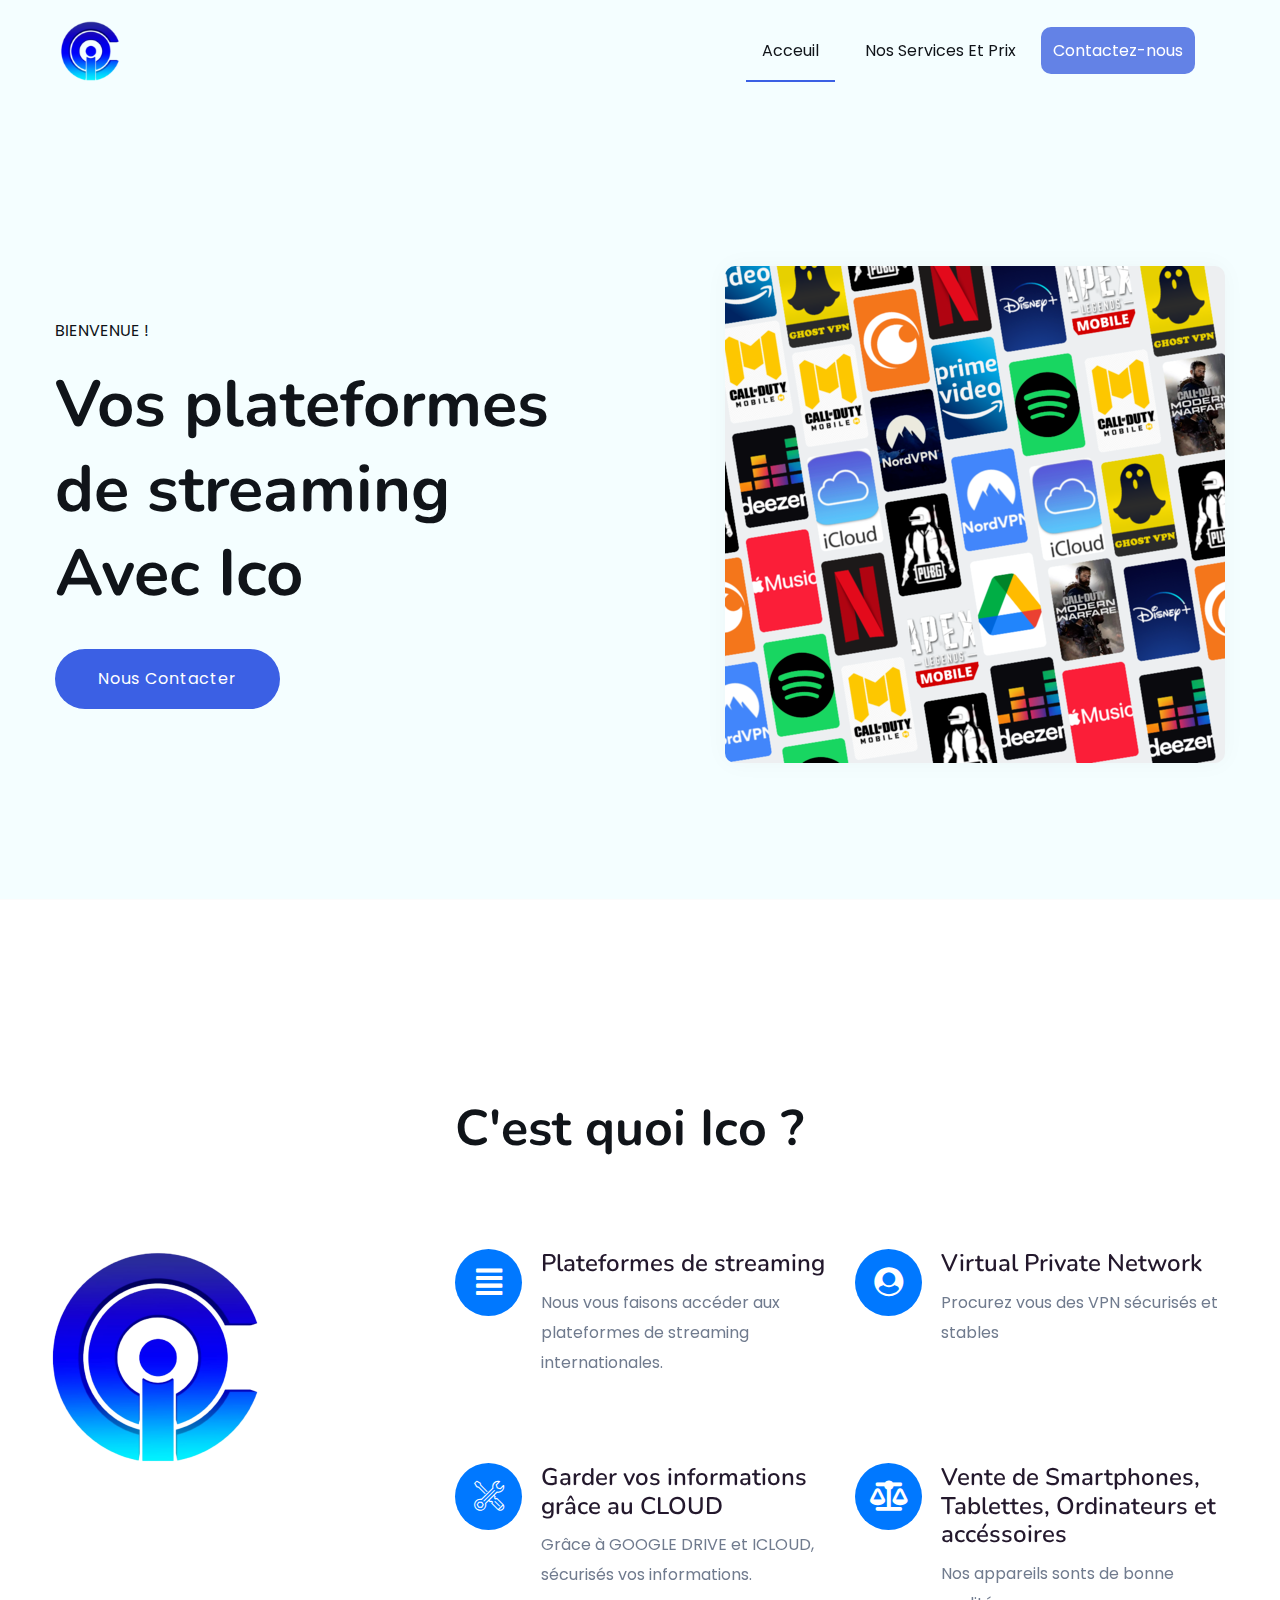
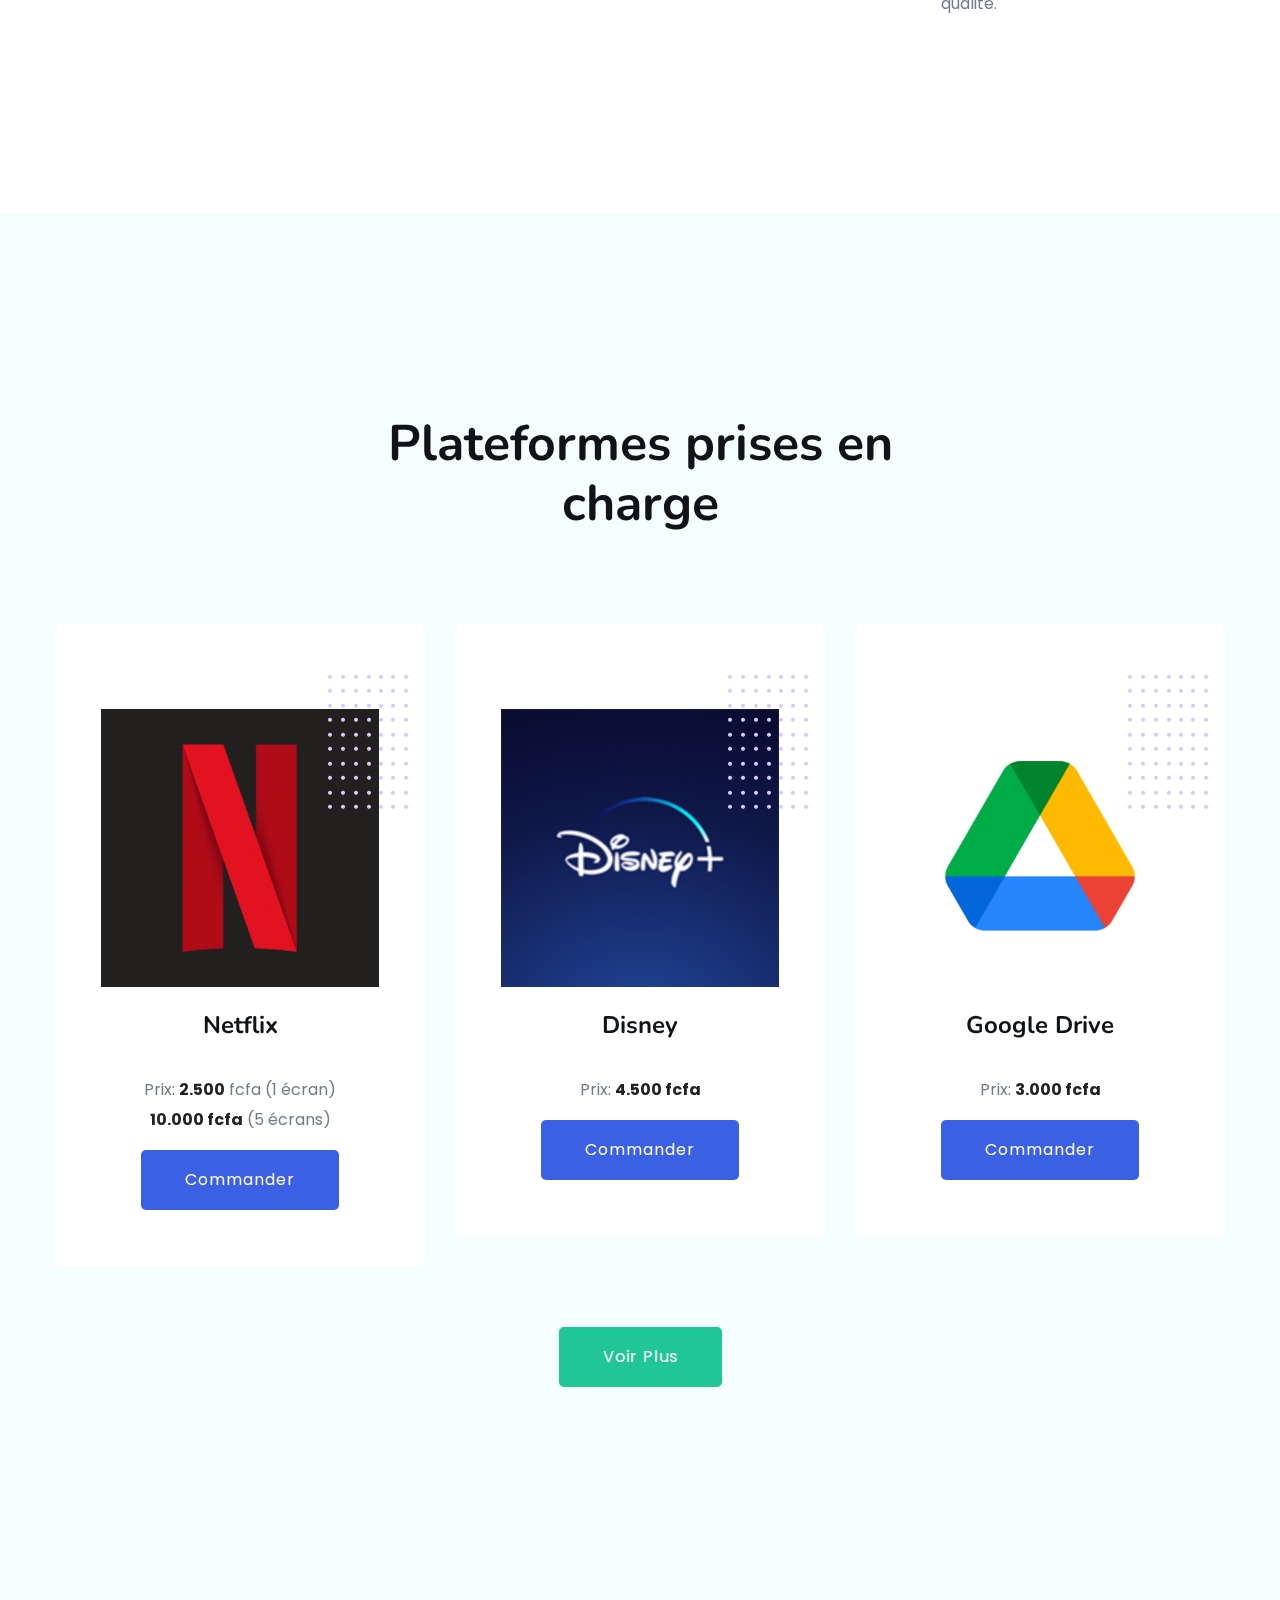
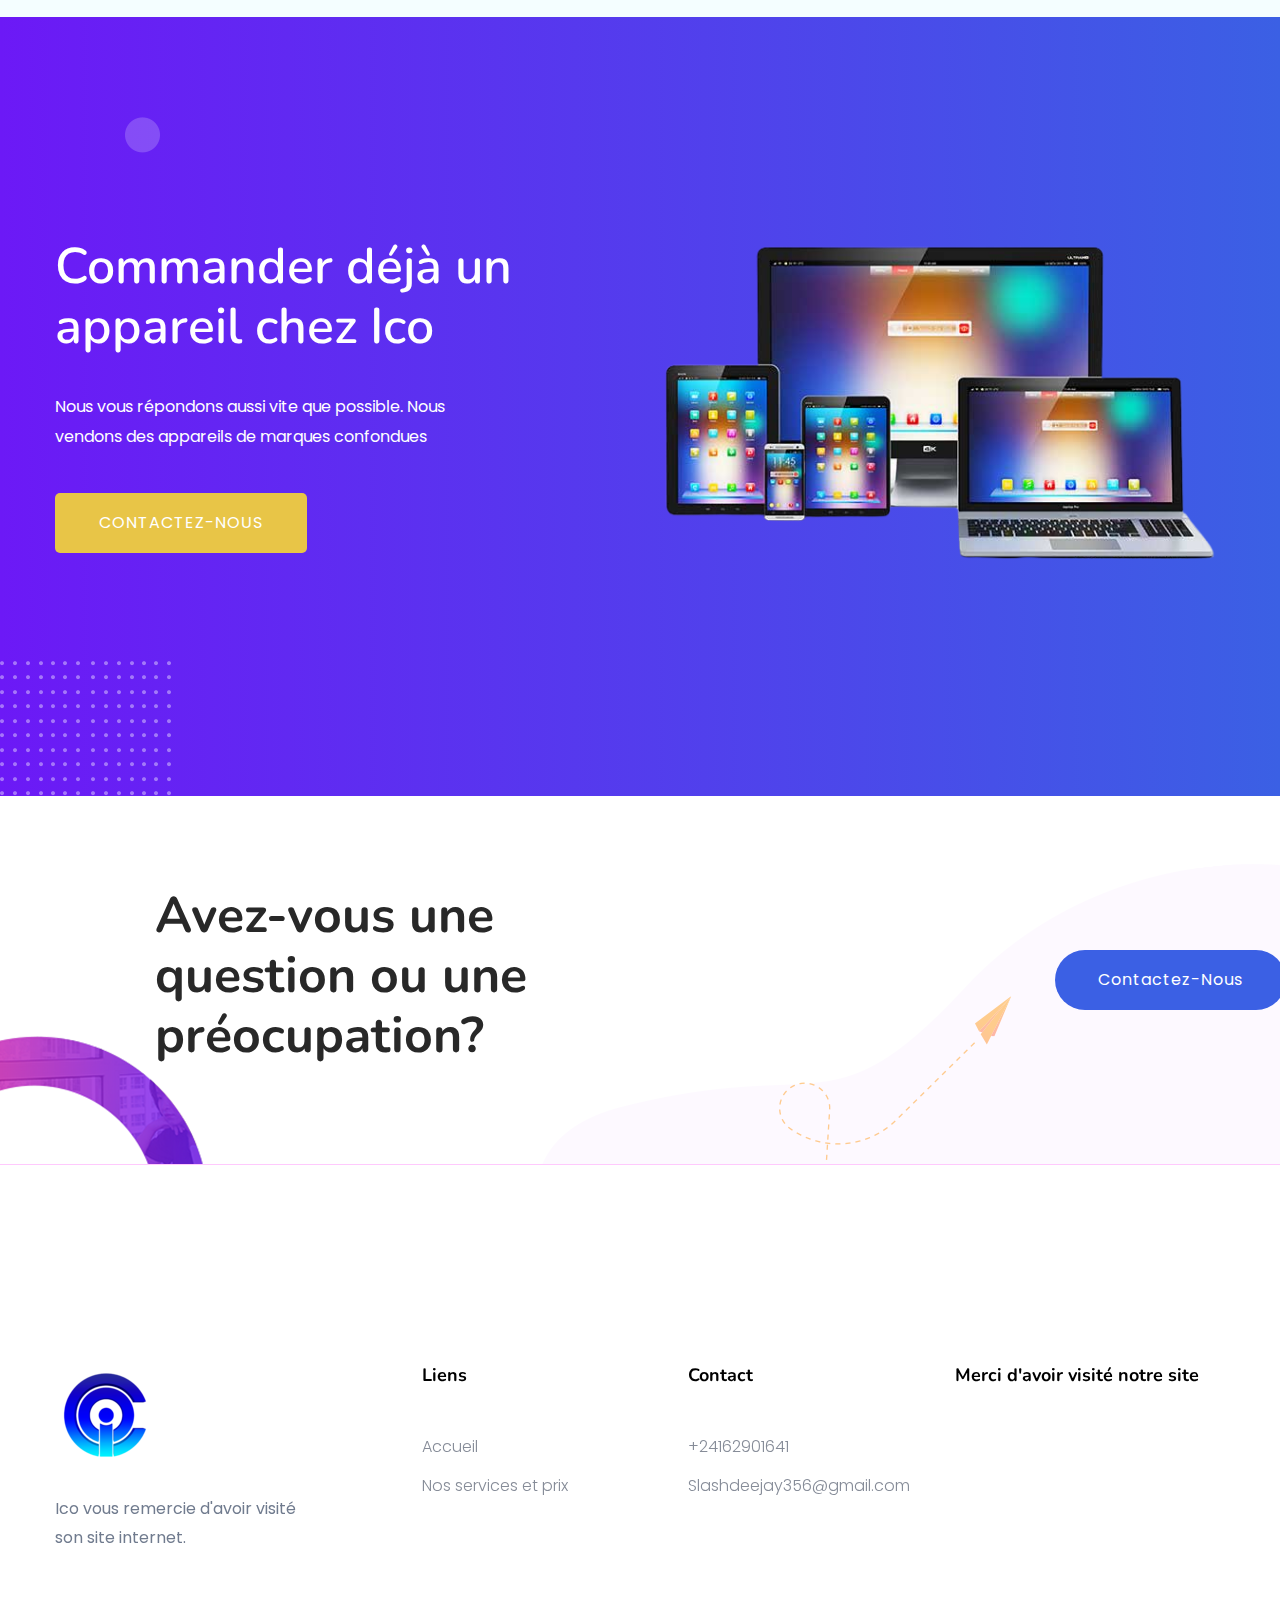
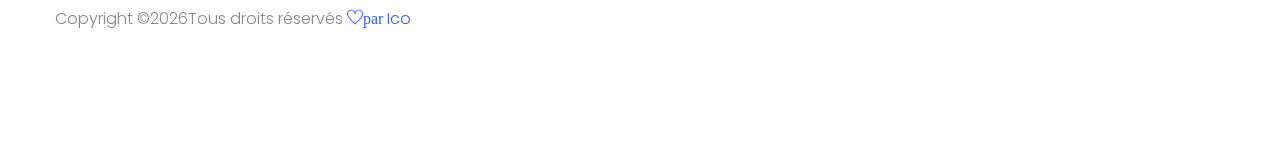
<file: index.html>
<!doctype html>
<html class="no-js" lang="zxx">
    <head>
        <meta charset="utf-8">
        <meta http-equiv="x-ua-compatible" content="ie=edge">
        <title>Bienvenue | chez Ico</title>
        <meta name="description" content="Ico-Gabon pour vous servir">
        <meta name="viewport" content="width=device-width, initial-scale=1">
        <link rel="manifest" href="site.webmanifest">
		<link rel="shortcut icon" type="image/x-icon" href="./assets/img/logo/logo.png">


		<!-- CSS here -->
            <link rel="stylesheet" href="assets/css/bootstrap.min.css">
            <link rel="stylesheet" href="assets/css/owl.carousel.min.css">
            <link rel="stylesheet" href="assets/css/flaticon.css">
            <link rel="stylesheet" href="assets/css/slicknav.css">
            <link rel="stylesheet" href="assets/css/animate.min.css">
            <link rel="stylesheet" href="assets/css/magnific-popup.css">
            <link rel="stylesheet" href="assets/css/fontawesome-all.min.css">
            <link rel="stylesheet" href="assets/css/themify-icons.css">
            <link rel="stylesheet" href="assets/css/slick.css">
            <link rel="stylesheet" href="assets/css/nice-select.css">
            <link rel="stylesheet" href="assets/css/style.css">
   </head>

   <body>
       
    <!-- Preloader Start -->
    <div id="preloader-active">
        <div class="preloader d-flex align-items-center justify-content-center">
            <div class="preloader-inner position-relative">
                <div class="preloader-circle"></div>
                <div class="preloader-img pere-text">
                    <img src="assets/img/logo/logo.png" alt="" width="50">
                </div>
            </div>
        </div>
    </div>
    <!-- Preloader Start -->

    <header>
        <!-- Header Start -->
       <div class="header-area header-transparrent ">
            <div class="main-header header-sticky">
                <div class="container">
                    <div class="row align-items-center">
                        <!-- Logo -->
                        <div class="col-xl-2 col-lg-2 col-md-2">
                            <div class="logo">
                                <a href="index.html"><img src="assets/img/logo/logo.png" alt="" width="70"></a>
                            </div>
                        </div>
                        <div class="col-xl-10 col-lg-10 col-md-10">
                            <!-- Main-menu -->
                            <div class="main-menu f-right d-none d-lg-block">
                                <nav>
                                    <ul id="navigation">    
                                        <li class="active"><a href="index.html"> Acceuil</a></li>
                                        
                                        <li><a href="services.html">Nos services et prix</a></li>
                                        
                                      
                                        
                                        <a href="contact.html" style="background:#6382e6 !important; padding: 12px !important; border-radius: 10px; color: white !important;">Contactez-nous</a>
                                    </ul>
                                </nav>
                            </div>
                        </div>
                        <!-- Mobile Menu -->
                        <div class="col-12">
                            <div class="mobile_menu d-block d-lg-none"></div>
                        </div>
                    </div>
                </div>
            </div>
       </div>
        <!-- Header End -->
    </header>

    <main>

        <!-- Slider Area Start-->
        <div class="slider-area ">
            <div class="slider-active">
                <div class="single-slider slider-height slider-padding sky-blue d-flex align-items-center">
                    <div class="container">
                        <div class="row d-flex align-items-center">
                            <div class="col-lg-6 col-md-9 ">
                                <div class="hero__caption">
                                    <span data-animation="fadeInUp" data-delay=".4s">Bienvenue !</span>
                                    <h1 data-animation="fadeInUp" data-delay=".6s">Vos plateformes de streaming<br>Avec Ico</h1>
                                    <!-- Slider btn -->
                                   <div class="slider-btns">
                                        <!-- Hero-btn -->
                                        <a data-animation="fadeInLeft" data-delay="1.0s" href="https://wa.me/+24107236972?text=Bonjour Ico" class="btn radius-btn">Nous contacter</a>
                                        <!-- Video Btn -->
                                   </div>
                                </div>
                            </div>
                            <div class="col-lg-6">
                                
                                <div class="hero__img d-none d-lg-block f-right" data-animation="fadeInRight" data-delay="1s">
                                    <img src="assets/img/hero/hero_right.png" alt="" style="border-radius: 10px !important; box-shadow: 0 0 24px rgba(0, 0, 0, 0.035)">
                                </div>
                            </div>
                        </div>
                    </div>
                    
                </div> 
                <div class="single-slider slider-height slider-padding sky-blue d-flex align-items-center">
                    <div class="container">
                        <div class="row d-flex align-items-center">
                            <div class="col-lg-6 col-md-9 ">
                                <div class="hero__caption">
                                    <span data-animation="fadeInUp" data-delay=".4s">Bienvenue !</span>
                                    <h1 data-animation="fadeInUp" data-delay=".6s">Acheter vos appareils<br>Chez Ico</h1>
                                    
                                    <!-- Slider btn -->
                                   <div class="slider-btns">
                                        <!-- Hero-btn -->
                                        <a data-animation="fadeInLeft" data-delay="1.0s" href="industries.html" class="btn radius-btn">Nous contacter</a>
                                        <!-- Video Btn -->
                                   </div>
                                </div>
                            </div>
                            <div class="col-lg-6">
                                <div class="hero__img d-none d-lg-block f-right" data-animation="fadeInRight" data-delay="1s">
                                    <img src="assets/img/hero/ITOL.png" alt="" style="border-radius: 10px !important;">
                                </div>
                            </div>
                        </div>
                    </div>
                </div> 
            </div>
        </div>
        <!-- Slider Area End -->
        <!-- Best Features Start -->
        <section class="best-features-area section-padd4">
            <div class="container">
                <div class="row justify-content-end">
                    <div class="col-xl-8 col-lg-10">
                        <!-- Section Tittle -->
                        <div class="row">
                            <div class="col-lg-10 col-md-10">
                                <div class="section-tittle">
                                    <h2>C'est quoi Ico ?</h2>
                                </div>
                            </div>
                        </div>
                        <!-- Section caption -->
                        <div class="row">
                            <div class="col-xl-6 col-lg-6 col-md-6">
                                <div class="single-features mb-70">
                                    <div class="features-icon">
                                        <span class="fa fa-align-justify"></span>
                                    </div>
                                    <div class="features-caption">
                                        <h3>Plateformes de streaming</h3>
                                        <p>Nous vous faisons accéder aux plateformes de streaming internationales.</p>
                                    </div>
                                </div>
                            </div>
                             <div class="col-xl-6 col-lg-6 col-md-6">
                                <div class="single-features mb-70">
                                    <div class="features-icon">
                                        <span class="fa fa-user-circle"></span>
                                    </div>
                                    <div class="features-caption">
                                        <h3>Virtual Private Network</h3>
                                        <p>Procurez vous des VPN sécurisés et stables </p>
                                    </div>
                                </div>
                            </div> 
                            <div class="col-xl-6 col-lg-6 col-md-6">
                                <div class="single-features mb-70">
                                    <div class="features-icon">
                                        <span class="flaticon-support"></span>
                                    </div>
                                    <div class="features-caption">
                                        <h3>Garder vos informations grâce au CLOUD</h3>
                                        <p>Grâce à GOOGLE DRIVE et ICLOUD, sécurisés vos informations.</p>
                                    </div>
                                </div>
                            </div>
                             <div class="col-xl-6 col-lg-6 col-md-6">
                                <div class="single-features mb-70">
                                    <div class="features-icon">
                                        <span class="fa fa-balance-scale"></span>
                                    </div>
                                    <div class="features-caption">
                                        <h3>Vente de Smartphones, Tablettes, Ordinateurs et accéssoires</h3>
                                        <p>Nos appareils sonts de bonne qualité.</p>
                                    </div>
                                </div>
                            </div>
                        </div>
                    </div>
                </div>
            </div>
            <!-- Shpe -->
            <div class="features-shpae d-none d-lg-block">
                <img src="assets/img/logo/La_créativité-removebg-preview.png" alt="">
            </div>
        </section>
        <!-- Best Features End -->
        <!-- Services Area Start -->
        <section class="service-area sky-blue section-padding2">
            <div class="container">
                <!-- Section Tittle -->
                <div class="row d-flex justify-content-center">
                    <div class="col-lg-6">
                        <div class="section-tittle text-center">
                            <h2>Plateformes prises en charge</h2>
                        </div>
                    </div>
                </div>
                <!-- Section caption -->
                <div class="row">
                    <div class="col-xl-4 col-lg-4 col-md-6">
                        <div class="services-caption text-center mb-30">
                            
                            <div class="service-icon">
                                
                                <img src="./assets/img/hero/netlify.png" alt="" srcset="" class="img-fluid">
                            </div> 
                            
                            <div class="service-cap">
                                <br>
                                <h4><a href="#">Netflix</a></h4>
                                <p>Prix: <b>2.500</b> fcfa (1 écran) <br> <b>10.000 fcfa</b> (5 écrans)</p>
                            </div>
                            <a href="https://wa.me/+24107236972?text=Bonjour Ico, Je veux un abonnement NETFLIX." class="j btn btn-primary"> Commander</a>
                        </div>
                    </div>
                    <div class="col-xl-4 col-lg-4 col-md-6">
                        <div class="services-caption text-center mb-30">
                            <div class="service-icon">
                                
                                <img src="./assets/img/hero/disney.png" alt="" srcset="" class="img-fluid">

                            </div> 
                            <div class="service-cap">
                                <br>
                                <h4><a href="#">Disney</a></h4>
                                <p>Prix: <b>4.500 fcfa</b> </p>
                            </div>
                            <a href="https://wa.me/+24107236972?text=Bonjour Ico, Je veux un abonnement Disney." class="j btn btn-primary"> Commander</a>

                        </div>
                    </div> 

                    <div class="col-xl-4 col-lg-4 col-md-6">
                        <div class="services-caption  text-center mb-30">
                            <div class="service-icon">
                                
                                <img src="./assets/img/hero/drive.png" alt="" srcset="" class="img-fluid">
                                
                            </div> 
                            <div class="service-cap">
                                <br>
                                <h4><a href="#">Google Drive</a></h4>
                                <p>Prix: <b>3.000 fcfa</b> </p>

                            </div>
                            <a href="https://wa.me/+24107236972?text=Bonjour Ico, Je veux plus d'informations sur drive." class="j btn btn-primary"> Commander</a>

                        </div>
                    </div>

                    <center style="width: 100% !important; padding: 30px; ">
                        <a href="./services.html" class="btn btn-primary" style="background: rgb(32, 199, 149);">Voir plus</a>
                    </center>


                    
                   
                    
                </div>
            </div>
        </section>
       
        
                  
        <!-- Our Customer End -->
        <!-- Available App  Start-->
        <div class="available-app-area">
            <div class="container">
                <div class="row d-flex justify-content-between">
                    <div class="col-xl-5 col-lg-6">
                        <div class="app-caption">
                            <div class="section-tittle section-tittle3">
                                <h2>Commander déjà un appareil chez Ico</h2>
                                <p>Nous vous répondons aussi vite que possible. Nous vendons des appareils de marques confondues </p>
                              
                                <div class="">
                                    <a href="https://wa.me/+24107236972?text=Bonjour Ico, Je veux commander un appareil" class="btn btn-danger" style="background-color: #E8C547;">CONTACTEZ-NOUS</a>
                                </div>
                            </div>
                        </div>
                    </div>
                    <div class="col-xl-6 col-lg-6">
                        <div class="app-img">
                            <img src="assets/img/hero/ordi1301-removebg-preview.png" alt="">
                        </div>
                    </div>
                </div>
            </div>
            <!-- Shape -->
            <div class="app-shape">
                <img src="assets/img/shape/app-shape-top.png" alt="" class="app-shape-top heartbeat d-none d-lg-block">
                <img src="assets/img/shape/app-shape-left.png" alt="" class="app-shape-left d-none d-xl-block">
                <!-- <img src="assets/img/shape/app-shape-right.png" alt="" class="app-shape-right bounce-animate "> -->
            </div>
        </div>
        <!-- Available App End-->
        <!-- Say Something Start -->
        <div class="say-something-aera pt-90 pb-90 fix">
            <div class="container">
                <div class="row justify-content-between align-items-center">
                    <div class="offset-xl-1 offset-lg-1 col-xl-5 col-lg-5">
                        <div class="say-something-cap">
                            <h2>Avez-vous une question ou une préocupation?</h2>
                        </div>
                    </div>
                    <div class="col-xl-2 col-lg-3">
                        <div class="say-btn">
                            <a href="https://wa.me/+24107236972?text=Bonjour Ico, J'ai une petite préocupation..." class="btn radius-btn">Contactez-nous</a>
                        </div>
                    </div>
                </div>
            </div>
            <!-- shape -->
            <div class="say-shape">
                <img src="assets/img/shape/say-shape-left.png" alt="" class="say-shape1 rotateme d-none d-xl-block">
                <img src="assets/img/shape/say-shape-right.png" alt="" class="say-shape2 d-none d-lg-block">
            </div>
        </div>
        <!-- Say Something End -->
     
    </main>
   <footer>

       <!-- Footer Start-->
      <div class="footer-main">
        <div class="footer-area footer-padding">
            <div class="container">
                <div class="row  justify-content-between">
                    <div class="col-lg-3 col-md-4 col-sm-8">
                         <div class="single-footer-caption mb-30">
                              <!-- logo -->
                             <div class="footer-logo">
                                 <a href="index.html"><img src="assets/img/logo/logo.png" alt=""></a>
                             </div>
                             <div class="footer-tittle">
                                 <div class="footer-pera">
                                     <p class="info1">Ico vous remercie d'avoir visité son site internet.</p>
                                </div>
                             </div>
                         </div>
                    </div>
                    <div class="col-lg-2 col-md-4 col-sm-5">
                        <div class="single-footer-caption mb-50">
                            <div class="footer-tittle">
                                <h4>Liens</h4>
                                <ul>
                                    <li><a href="#">Accueil</a></li>
                                    <li><a href="#">Nos services et prix</a></li>
                                   
                                </ul>
                            </div>
                        </div>
                    </div>
                    <div class="col-lg-2 col-md-4 col-sm-7">
                        <div class="single-footer-caption mb-50">
                            <div class="footer-tittle">
                                <h4>Contact</h4>
                                <ul>
                                    <li><a href="tel:+24162901641">+24162901641</a></li>
                                    <li><a href="mailto:Slashdeejay356@gmail.com">Slashdeejay356@gmail.com</a></li>
                                    
                                </ul>
                            </div>
                        </div>
                    </div>
                    <div class="col-lg-3 col-md-6 col-sm-8">
                        <div class="single-footer-caption mb-50">
                            <div class="footer-tittle">
                                <h4>Merci d'avoir visité notre site</h4>
                                <div class="footer-pera footer-pera2">
                                 
                             </div>
                             <!-- Form -->
                             
                            </div>
                        </div>
                    </div>
                </div>
                <!-- Copy-Right -->
                <div class="row align-items-center">
                    <div class="col-xl-12 ">
                        <div class="footer-copy-right">
                           <p><!-- Link back to Colorlib can't be removed. Template is licensed under CC BY 3.0. -->
  Copyright &copy;<script>document.write(new Date().getFullYear());</script>Tous droits réservés <i class="ti-heart" aria-hidden="true">par</i> <a href="#" target="_blank">Ico</a>
  <!-- Link back to Colorlib can't be removed. Template is licensed under CC BY 3.0. --></p>
                        </div>
                    </div>
                </div>
            </div>
        </div>
      </div>
       <!-- Footer End-->

   </footer>
   
	<!-- JS here -->
	
		<!-- All JS Custom Plugins Link Here here -->
        <script src="./assets/js/vendor/modernizr-3.5.0.min.js"></script>
		
		<!-- Jquery, Popper, Bootstrap -->
		<script src="./assets/js/vendor/jquery-1.12.4.min.js"></script>
        <script src="./assets/js/popper.min.js"></script>
        <script src="./assets/js/bootstrap.min.js"></script>
	    <!-- Jquery Mobile Menu -->
        <script src="./assets/js/jquery.slicknav.min.js"></script>

		<!-- Jquery Slick , Owl-Carousel Plugins -->
        <script src="./assets/js/owl.carousel.min.js"></script>
        <script src="./assets/js/slick.min.js"></script>
        <!-- Date Picker -->
        <script src="./assets/js/gijgo.min.js"></script>
		<!-- One Page, Animated-HeadLin -->
        <script src="./assets/js/wow.min.js"></script>
		<script src="./assets/js/animated.headline.js"></script>
        <script src="./assets/js/jquery.magnific-popup.js"></script>

		<!-- Scrollup, nice-select, sticky -->
        <script src="./assets/js/jquery.scrollUp.min.js"></script>
        <script src="./assets/js/jquery.nice-select.min.js"></script>
		<script src="./assets/js/jquery.sticky.js"></script>
        
        <!-- contact js -->
        <script src="./assets/js/contact.js"></script>
        <script src="./assets/js/jquery.form.js"></script>
        <script src="./assets/js/jquery.validate.min.js"></script>
        <script src="./assets/js/mail-script.js"></script>
        <script src="./assets/js/jquery.ajaxchimp.min.js"></script>
        
		<!-- Jquery Plugins, main Jquery -->	
        <script src="./assets/js/plugins.js"></script>
        <script src="./assets/js/main.js"></script>
        
    </body>
</html>
</file>
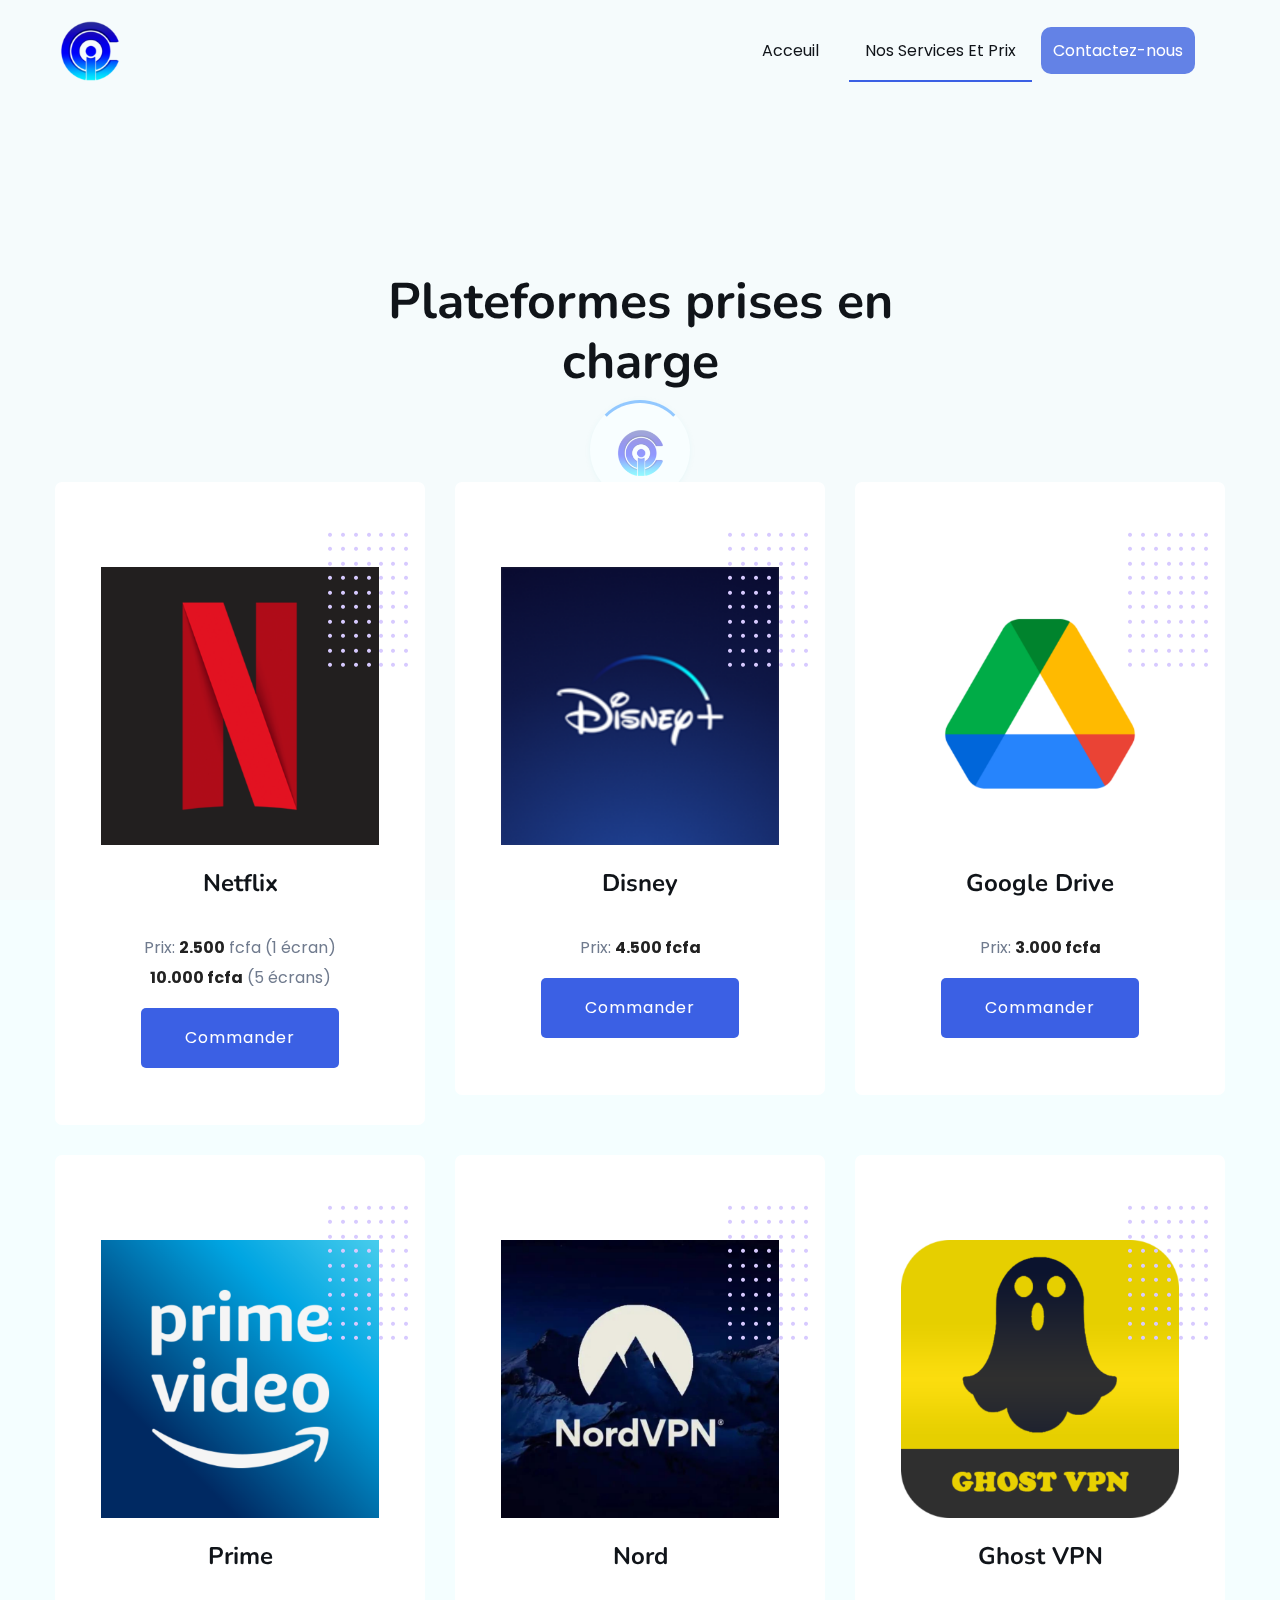
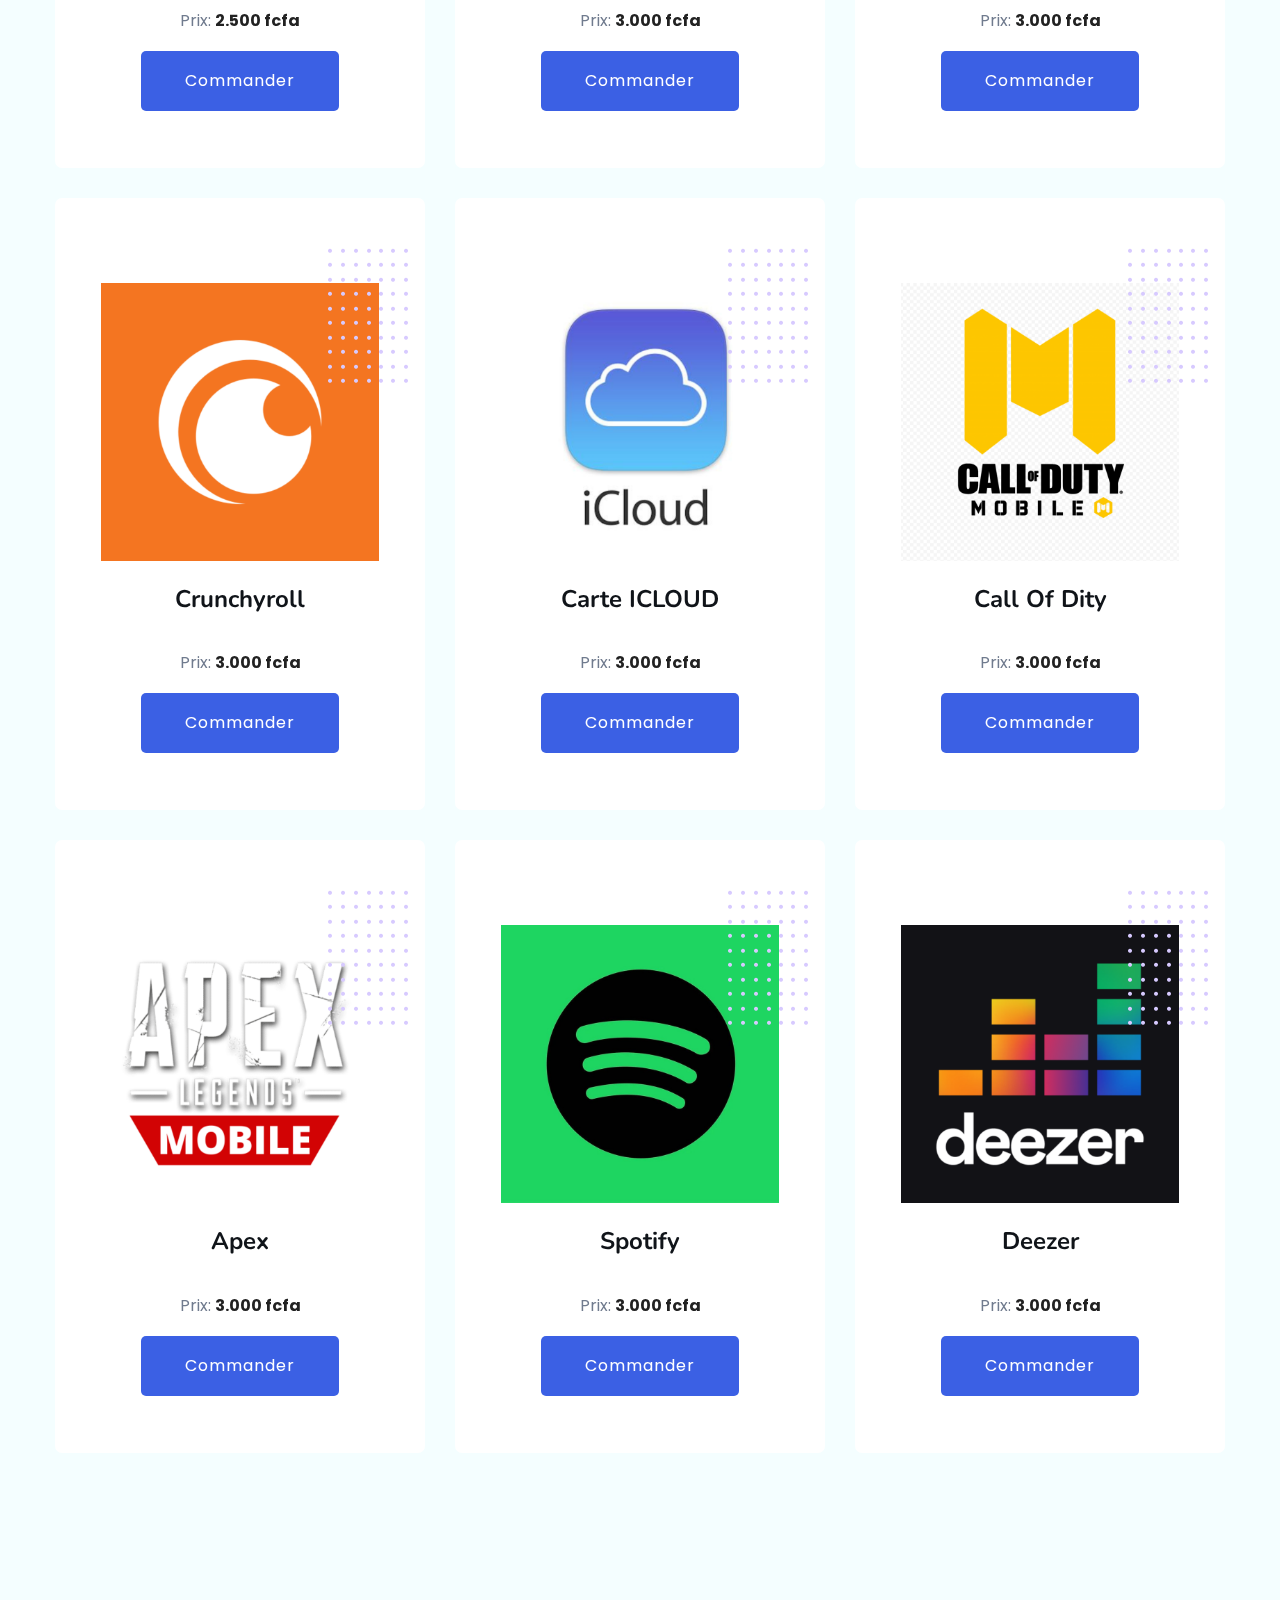
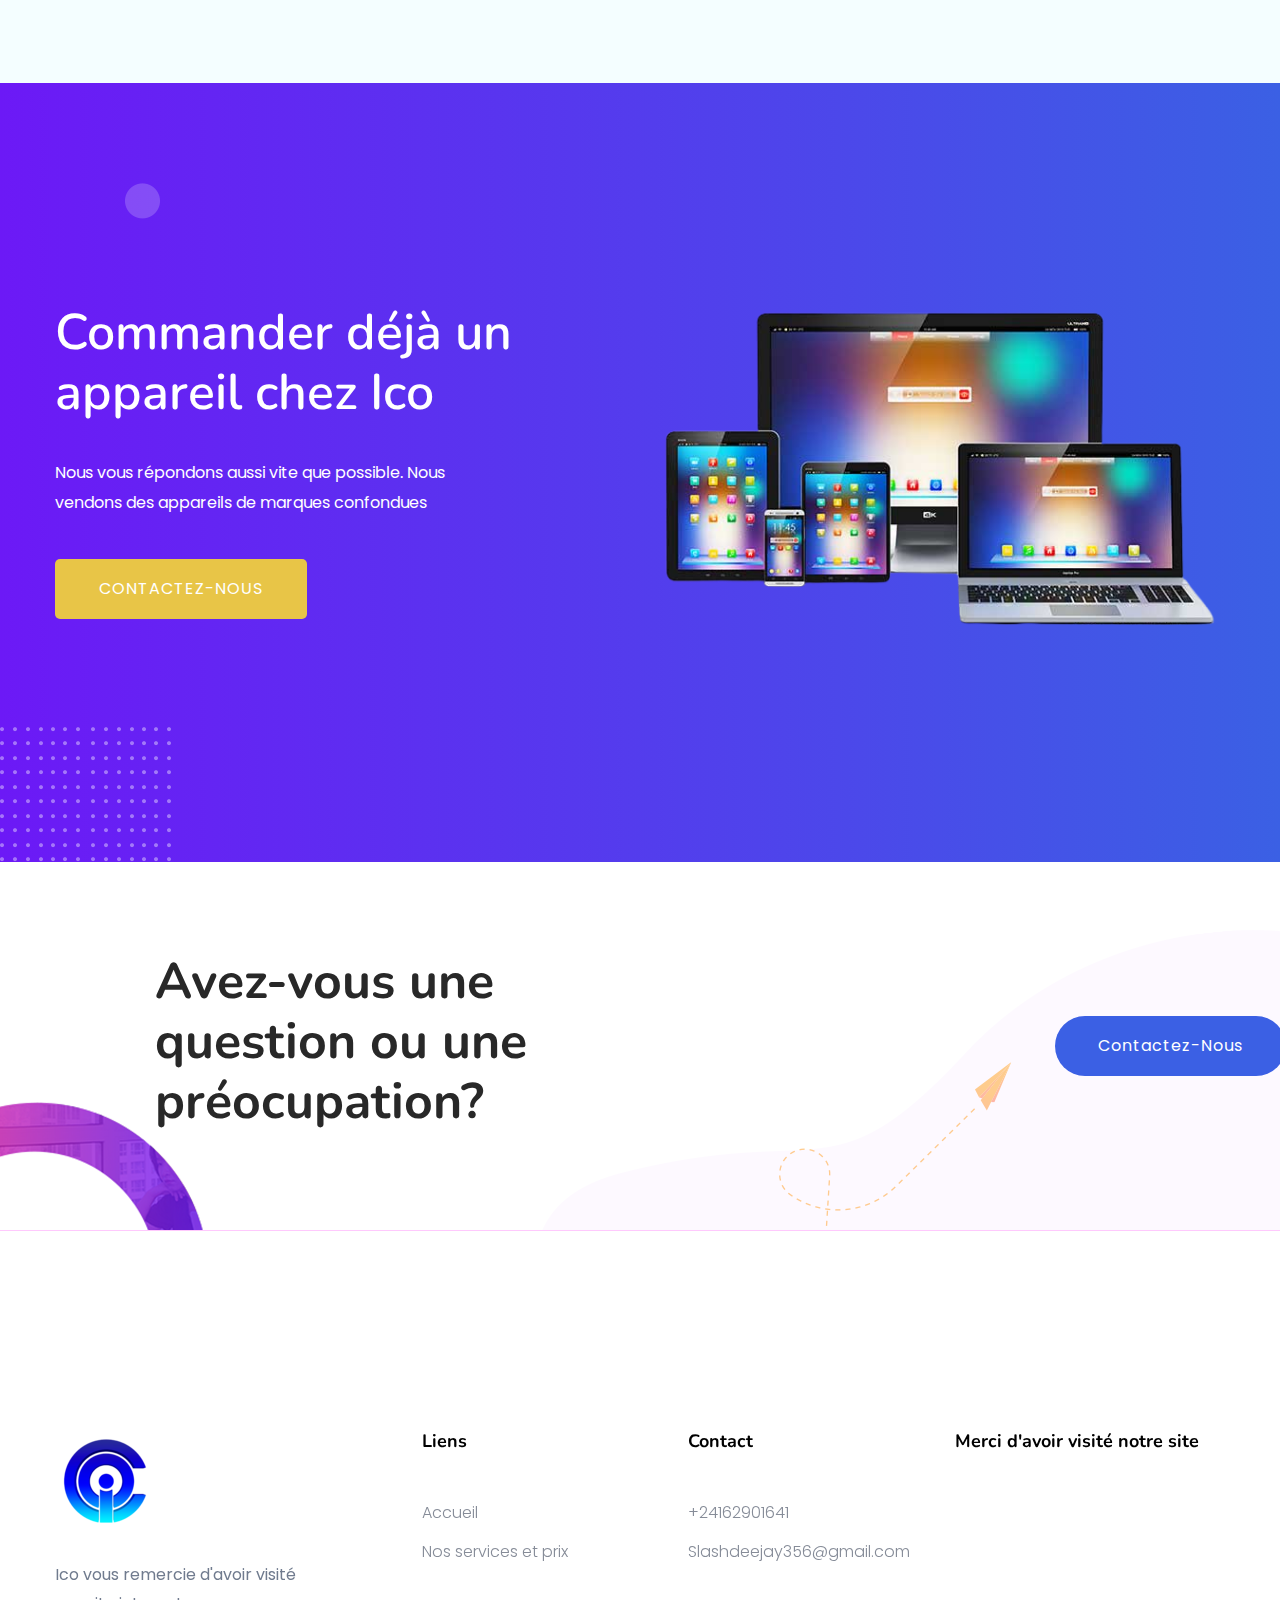
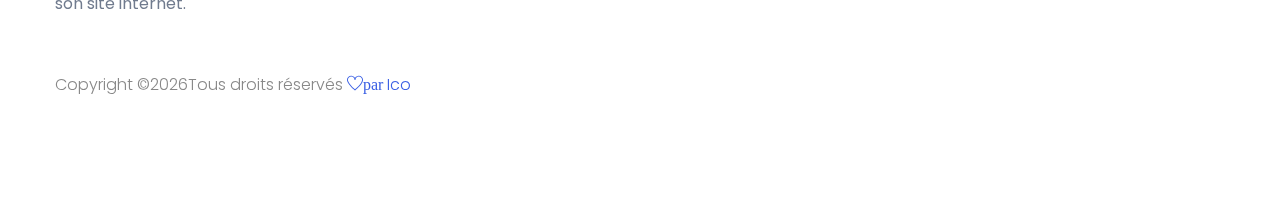
<file: services.html>
<!doctype html>
<html class="no-js" lang="zxx">
    <head>
        <meta charset="utf-8">
        <meta http-equiv="x-ua-compatible" content="ie=edge">
        <title>Bienvenue | chez Ico</title>
        <meta name="description" content="Ico-Gabon pour vous servir">
        <meta name="viewport" content="width=device-width, initial-scale=1">
        <link rel="manifest" href="site.webmanifest">
		<link rel="shortcut icon" type="image/x-icon" href="./assets/img/logo/logo.png">

		<!-- CSS here -->
            <link rel="stylesheet" href="assets/css/bootstrap.min.css">
            <link rel="stylesheet" href="assets/css/owl.carousel.min.css">
            <link rel="stylesheet" href="assets/css/flaticon.css">
            <link rel="stylesheet" href="assets/css/slicknav.css">
            <link rel="stylesheet" href="assets/css/animate.min.css">
            <link rel="stylesheet" href="assets/css/magnific-popup.css">
            <link rel="stylesheet" href="assets/css/fontawesome-all.min.css">
            <link rel="stylesheet" href="assets/css/themify-icons.css">
            <link rel="stylesheet" href="assets/css/slick.css">
            <link rel="stylesheet" href="assets/css/nice-select.css">
            <link rel="stylesheet" href="assets/css/style.css">
            <link rel="stylesheet" href="assets/css/responsive.css">
   </head>

   <body>
       
    <!-- Preloader Start -->
    <div id="preloader-active">
        <div class="preloader d-flex align-items-center justify-content-center">
            <div class="preloader-inner position-relative">
                <div class="preloader-circle"></div>
                <div class="preloader-img pere-text">
                    <img src="assets/img/logo/logo.png" alt="">
                </div>
            </div>
        </div>
    </div>
    <!-- Preloader Start -->

    <header>
        <!-- Header Start -->
       <div class="header-area header-transparrent ">
            <div class="main-header header-sticky">
                <div class="container">
                    <div class="row align-items-center">
                        <!-- Logo -->
                        <div class="col-xl-2 col-lg-2 col-md-2">
                            <div class="logo">
                                <a href="index.html"><img src="assets/img/logo/logo.png" alt="" width="70"></a>
                            </div>
                        </div>
                        <div class="col-xl-10 col-lg-10 col-md-10">
                            <!-- Main-menu -->
                            <div class="main-menu f-right d-none d-lg-block">
                                <nav>
                                    <ul id="navigation">    
                                        <li ><a href="index.html"> Acceuil</a></li>
                                        
                                        <li class="active"><a href="services.html">Nos services et prix</a></li>
                                        
                                      
                                        
                                        <a href="contact.html" style="background:#6382e6 !important; padding: 12px !important; border-radius: 10px; color: white !important;">Contactez-nous</a>
                                    </ul>
                                </nav>
                            </div>
                        </div>
                        <!-- Mobile Menu -->
                        <div class="col-12">
                            <div class="mobile_menu d-block d-lg-none"></div>
                        </div>
                    </div>
                </div>
            </div>
       </div>
        <!-- Header End -->
    </header>

    <main>
      

        <!-- Services Area Start -->
        <section class="service-area sky-blue section-padding2">
            <div class="container">
                <!-- Section Tittle -->
                <div class="row d-flex justify-content-center">
                    <div class="col-lg-6">
                        <div class="section-tittle text-center">
                            <br>
                            <br>
                            <br>
                            <h2>Plateformes prises en charge</h2>
                        </div>
                    </div>
                </div>
                <!-- Section caption -->
                <div class="row">
                    <div class="col-xl-4 col-lg-4 col-md-6">
                        <div class="services-caption text-center mb-30">
                            
                            <div class="service-icon">
                                
                                <img src="./assets/img/hero/netlify.png" alt="" srcset="" class="img-fluid">
                            </div> 
                            
                            <div class="service-cap">
                                <br>
                                <h4><a href="#">Netflix</a></h4>
                                <p>Prix: <b>2.500</b> fcfa (1 écran) <br> <b>10.000 fcfa</b> (5 écrans)</p>
                            </div>
                            <a href="https://wa.me/+24107236972?text=Bonjour Ico, Je veux un abonnement NETFLIX." class="j btn btn-primary"> Commander</a>
                        </div>
                    </div>
                    <div class="col-xl-4 col-lg-4 col-md-6">
                        <div class="services-caption text-center mb-30">
                            <div class="service-icon">
                                
                                <img src="./assets/img/hero/disney.png" alt="" srcset="" class="img-fluid">

                            </div> 
                            <div class="service-cap">
                                <br>
                                <h4><a href="#">Disney</a></h4>
                                <p>Prix: <b>4.500 fcfa</b> </p>
                            </div>
                            <a href="https://wa.me/+24107236972?text=Bonjour Ico, Je veux un abonnement Disney." class="j btn btn-primary"> Commander</a>

                        </div>
                    </div> 

                    <div class="col-xl-4 col-lg-4 col-md-6">
                        <div class="services-caption  text-center mb-30">
                            <div class="service-icon">
                                
                                <img src="./assets/img/hero/drive.png" alt="" srcset="" class="img-fluid">
                                
                            </div> 
                            <div class="service-cap">
                                <br>
                                <h4><a href="#">Google Drive</a></h4>
                                <p>Prix: <b>3.000 fcfa</b> </p>

                            </div>
                            <a href="https://wa.me/+24107236972?text=Bonjour Ico, Je veux plus d'informations sur drive." class="j btn btn-primary"> Commander</a>

                        </div>
                    </div>

                    <div class="col-xl-4 col-lg-4 col-md-6">
                        <div class="services-caption  text-center mb-30">
                            <div class="service-icon">
                                
                                <img src="./assets/img/hero/prime.png" alt="" srcset="" class="img-fluid">
                                
                            </div> 
                            <div class="service-cap">
                                <br>
                                <h4><a href="#">Prime</a></h4>
                                <p>Prix: <b>2.500 fcfa</b> </p>
                                

                            </div>
                            <a href="https://wa.me/+24107236972?text=Bonjour Ico, Je veux un abonnement Prime." class="j btn btn-primary"> Commander</a>

                        </div>
                    </div>
                    <div class="col-xl-4 col-lg-4 col-md-6">
                        <div class="services-caption  text-center mb-30">
                            <div class="service-icon">
                                
                                <img src="./assets/img/hero/nord.png" alt="" srcset="" class="img-fluid">
                                
                            </div> 
                            <div class="service-cap">
                                <br>
                                <h4><a href="#">Nord</a></h4>
                                <p>Prix: <b>3.000 fcfa</b> </p>
                                

                            </div>
                            <a href="https://wa.me/+24107236972?text=Bonjour Ico, Je veux un abonnement Nord." class="j btn btn-primary"> Commander</a>

                        </div>
                    </div>

                    <div class="col-xl-4 col-lg-4 col-md-6">
                        <div class="services-caption  text-center mb-30">
                            <div class="service-icon">
                                
                                <img src="./assets/img/hero/vpn.png" alt="" srcset="" class="img-fluid">
                                
                            </div> 
                            <div class="service-cap">
                                <br>
                                <h4><a href="#">Ghost VPN</a></h4>
                                <p>Prix: <b>3.000 fcfa</b> </p>
                                

                            </div>
                            <a href="https://wa.me/+24107236972?text=Bonjour Ico, Je veux un abonnement Ghost VPN." class="j btn btn-primary"> Commander</a>

                        </div>
                    </div>
                    <div class="col-xl-4 col-lg-4 col-md-6">
                        <div class="services-caption  text-center mb-30">
                            <div class="service-icon">
                                
                                <img src="./assets/img/hero/cty.png" alt="" srcset="" class="img-fluid">
                                
                            </div> 
                            <div class="service-cap">
                                <br>
                                <h4><a href="#">Crunchyroll </a></h4>
                                <p>Prix: <b>3.000 fcfa</b> </p>
                                

                            </div>
                            <a href="https://wa.me/+24107236972?text=Bonjour Ico, Je veux un abonnement Crunchyroll ." class="j btn btn-primary"> Commander</a>

                        </div>
                    </div>

                    <div class="col-xl-4 col-lg-4 col-md-6">
                        <div class="services-caption  text-center mb-30">
                            <div class="service-icon">
                                
                                <img src="./assets/img/hero/cloud.png" alt="" srcset="" class="img-fluid">
                                
                            </div> 
                            <div class="service-cap">
                                <br>
                                <h4><a href="#">Carte ICLOUD </a></h4>
                                <p>Prix: <b>3.000 fcfa</b> </p>
                                

                            </div>
                            <a href="https://wa.me/+24107236972?text=Bonjour Ico, Je veux une carte Icloud ." class="j btn btn-primary"> Commander</a>

                        </div>
                    </div>

                    <div class="col-xl-4 col-lg-4 col-md-6">
                        <div class="services-caption  text-center mb-30">
                            <div class="service-icon">
                                
                                <img src="./assets/img/hero/call.png" alt="" srcset="" class="img-fluid">
                                
                            </div> 
                            <div class="service-cap">
                                <br>
                                <h4><a href="#">Call Of Dity </a></h4>
                                <p>Prix: <b>3.000 fcfa</b> </p>
                                

                            </div>
                            <a href="https://wa.me/+24107236972?text=Bonjour Ico, Je veux en savoir plus sur Call of Dity ." class="j btn btn-primary"> Commander</a>

                        </div>
                    </div>

                    <div class="col-xl-4 col-lg-4 col-md-6">
                        <div class="services-caption  text-center mb-30">
                            <div class="service-icon">
                                
                                <img src="./assets/img/hero/apex.png" alt="" srcset="" class="img-fluid">
                                
                            </div> 
                            <div class="service-cap">
                                <br>
                                <h4><a href="#">Apex  </a></h4>
                                <p>Prix: <b>3.000 fcfa</b> </p>
                                

                            </div>
                            <a href="https://wa.me/+24107236972?text=Bonjour Ico, Je veux en savoir plus sur Apex Legends Mobile ." class="j btn btn-primary"> Commander</a>

                        </div>
                    </div>

                    <div class="col-xl-4 col-lg-4 col-md-6">
                        <div class="services-caption  text-center mb-30">
                            <div class="service-icon">
                                
                                <img src="./assets/img/hero/spotify.png" alt="" srcset="" class="img-fluid">
                                
                            </div> 
                            <div class="service-cap">
                                <br>
                                <h4><a href="#">Spotify </a></h4>
                                <p>Prix: <b>3.000 fcfa</b> </p>
                                

                            </div>
                            <a href="https://wa.me/+24107236972?text=Bonjour Ico, Je veux un abonnement Spotify." class="j btn btn-primary"> Commander</a>

                        </div>
                    </div>

                    <div class="col-xl-4 col-lg-4 col-md-6">
                        <div class="services-caption  text-center mb-30">
                            <div class="service-icon">
                                
                                <img src="./assets/img/hero/deezer.png" alt="" srcset="" class="img-fluid">
                                
                            </div> 
                            <div class="service-cap">
                                <br>
                                <h4><a href="#">Deezer </a></h4>
                                <p>Prix: <b>3.000 fcfa</b> </p>
                                

                            </div>
                            <a href="https://wa.me/+24107236972?text=Bonjour Ico, Je veux un abonnement Deezer ." class="j btn btn-primary"> Commander</a>

                        </div>
                    </div>


                    
                   
                    
                </div>
            </div>
        </section>
        <!-- Services Area End -->
        
        <!-- Available App  Start-->
        <div class="available-app-area">
            <div class="container">
                <div class="row d-flex justify-content-between">
                    <div class="col-xl-5 col-lg-6">
                        <div class="app-caption">
                            <div class="section-tittle section-tittle3">
                                <h2>Commander déjà un appareil chez Ico</h2>
                                <p>Nous vous répondons aussi vite que possible. Nous vendons des appareils de marques confondues </p>
                              
                                <div class="">
                                    <a href="https://wa.me/+24107236972?text=Bonjour Ico, Je veux commander un appareil" class="btn btn-danger" style="background-color: #E8C547;">CONTACTEZ-NOUS</a>
                                </div>
                            </div>
                        </div>
                    </div>
                    <div class="col-xl-6 col-lg-6">
                        <div class="app-img">
                            <img src="assets/img/hero/ordi1301-removebg-preview.png" alt="">
                        </div>
                    </div>
                </div>
            </div>
            <!-- Shape -->
            <div class="app-shape">
                <img src="assets/img/shape/app-shape-top.png" alt="" class="app-shape-top heartbeat d-none d-lg-block">
                <img src="assets/img/shape/app-shape-left.png" alt="" class="app-shape-left d-none d-xl-block">
                <!-- <img src="assets/img/shape/app-shape-right.png" alt="" class="app-shape-right bounce-animate "> -->
            </div>
        </div>
        <!-- Available App End-->
        <!-- Say Something Start -->
        <div class="say-something-aera pt-90 pb-90 fix">
            <div class="container">
                <div class="row justify-content-between align-items-center">
                    <div class="offset-xl-1 offset-lg-1 col-xl-5 col-lg-5">
                        <div class="say-something-cap">
                            <h2>Avez-vous une question ou une préocupation?</h2>
                        </div>
                    </div>
                    <div class="col-xl-2 col-lg-3">
                        <div class="say-btn">
                            <a href="https://wa.me/+24107236972?text=Bonjour Ico, J'ai une petite préocupation..." class="btn radius-btn">Contactez-nous</a>
                        </div>
                    </div>
                </div>
            </div>
            <!-- shape -->
            <div class="say-shape">
                <img src="assets/img/shape/say-shape-left.png" alt="" class="say-shape1 rotateme d-none d-xl-block">
                <img src="assets/img/shape/say-shape-right.png" alt="" class="say-shape2 d-none d-lg-block">
            </div>
        </div>
        <!-- Say Something End -->
     
    </main>
    <footer>

        <!-- Footer Start-->
       <div class="footer-main">
         <div class="footer-area footer-padding">
             <div class="container">
                 <div class="row  justify-content-between">
                     <div class="col-lg-3 col-md-4 col-sm-8">
                          <div class="single-footer-caption mb-30">
                               <!-- logo -->
                              <div class="footer-logo">
                                  <a href="index.html"><img src="assets/img/logo/logo.png" alt=""></a>
                              </div>
                              <div class="footer-tittle">
                                  <div class="footer-pera">
                                      <p class="info1">Ico vous remercie d'avoir visité son site internet.</p>
                                 </div>
                              </div>
                          </div>
                     </div>
                     <div class="col-lg-2 col-md-4 col-sm-5">
                         <div class="single-footer-caption mb-50">
                             <div class="footer-tittle">
                                 <h4>Liens</h4>
                                 <ul>
                                     <li><a href="#">Accueil</a></li>
                                     <li><a href="#">Nos services et prix</a></li>
                                    
                                 </ul>
                             </div>
                         </div>
                     </div>
                     <div class="col-lg-2 col-md-4 col-sm-7">
                         <div class="single-footer-caption mb-50">
                             <div class="footer-tittle">
                                 <h4>Contact</h4>
                                 <ul>
                                     <li><a href="tel:+24162901641">+24162901641</a></li>
                                     <li><a href="mailto:Slashdeejay356@gmail.com">Slashdeejay356@gmail.com</a></li>
                                     
                                 </ul>
                             </div>
                         </div>
                     </div>
                     <div class="col-lg-3 col-md-6 col-sm-8">
                         <div class="single-footer-caption mb-50">
                             <div class="footer-tittle">
                                 <h4>Merci d'avoir visité notre site</h4>
                                 <div class="footer-pera footer-pera2">
                                  
                              </div>
                              <!-- Form -->
                              
                             </div>
                         </div>
                     </div>
                 </div>
                 <!-- Copy-Right -->
                 <div class="row align-items-center">
                     <div class="col-xl-12 ">
                         <div class="footer-copy-right">
                            <p><!-- Link back to Colorlib can't be removed. Template is licensed under CC BY 3.0. -->
   Copyright &copy;<script>document.write(new Date().getFullYear());</script>Tous droits réservés <i class="ti-heart" aria-hidden="true">par</i> <a href="#" target="_blank">Ico</a>
   <!-- Link back to Colorlib can't be removed. Template is licensed under CC BY 3.0. --></p>
                         </div>
                     </div>
                 </div>
             </div>
         </div>
       </div>
        <!-- Footer End-->
 
    </footer>
   
	<!-- JS here -->
	
		<!-- All JS Custom Plugins Link Here here -->
        <script src="./assets/js/vendor/modernizr-3.5.0.min.js"></script>
		
		<!-- Jquery, Popper, Bootstrap -->
		<script src="./assets/js/vendor/jquery-1.12.4.min.js"></script>
        <script src="./assets/js/popper.min.js"></script>
        <script src="./assets/js/bootstrap.min.js"></script>
	    <!-- Jquery Mobile Menu -->
        <script src="./assets/js/jquery.slicknav.min.js"></script>

		<!-- Jquery Slick , Owl-Carousel Plugins -->
        <script src="./assets/js/owl.carousel.min.js"></script>
        <script src="./assets/js/slick.min.js"></script>
        <!-- Date Picker -->
        <script src="./assets/js/gijgo.min.js"></script>
		<!-- One Page, Animated-HeadLin -->
        <script src="./assets/js/wow.min.js"></script>
		<script src="./assets/js/animated.headline.js"></script>
        <script src="./assets/js/jquery.magnific-popup.js"></script>

		<!-- Scrollup, nice-select, sticky -->
        <script src="./assets/js/jquery.scrollUp.min.js"></script>
        <script src="./assets/js/jquery.nice-select.min.js"></script>
		<script src="./assets/js/jquery.sticky.js"></script>
        
        <!-- contact js -->
        <script src="./assets/js/contact.js"></script>
        <script src="./assets/js/jquery.form.js"></script>
        <script src="./assets/js/jquery.validate.min.js"></script>
        <script src="./assets/js/mail-script.js"></script>
        <script src="./assets/js/jquery.ajaxchimp.min.js"></script>
        
		<!-- Jquery Plugins, main Jquery -->	
        <script src="./assets/js/plugins.js"></script>
        <script src="./assets/js/main.js"></script>
        
    </body>
</html>
</file>
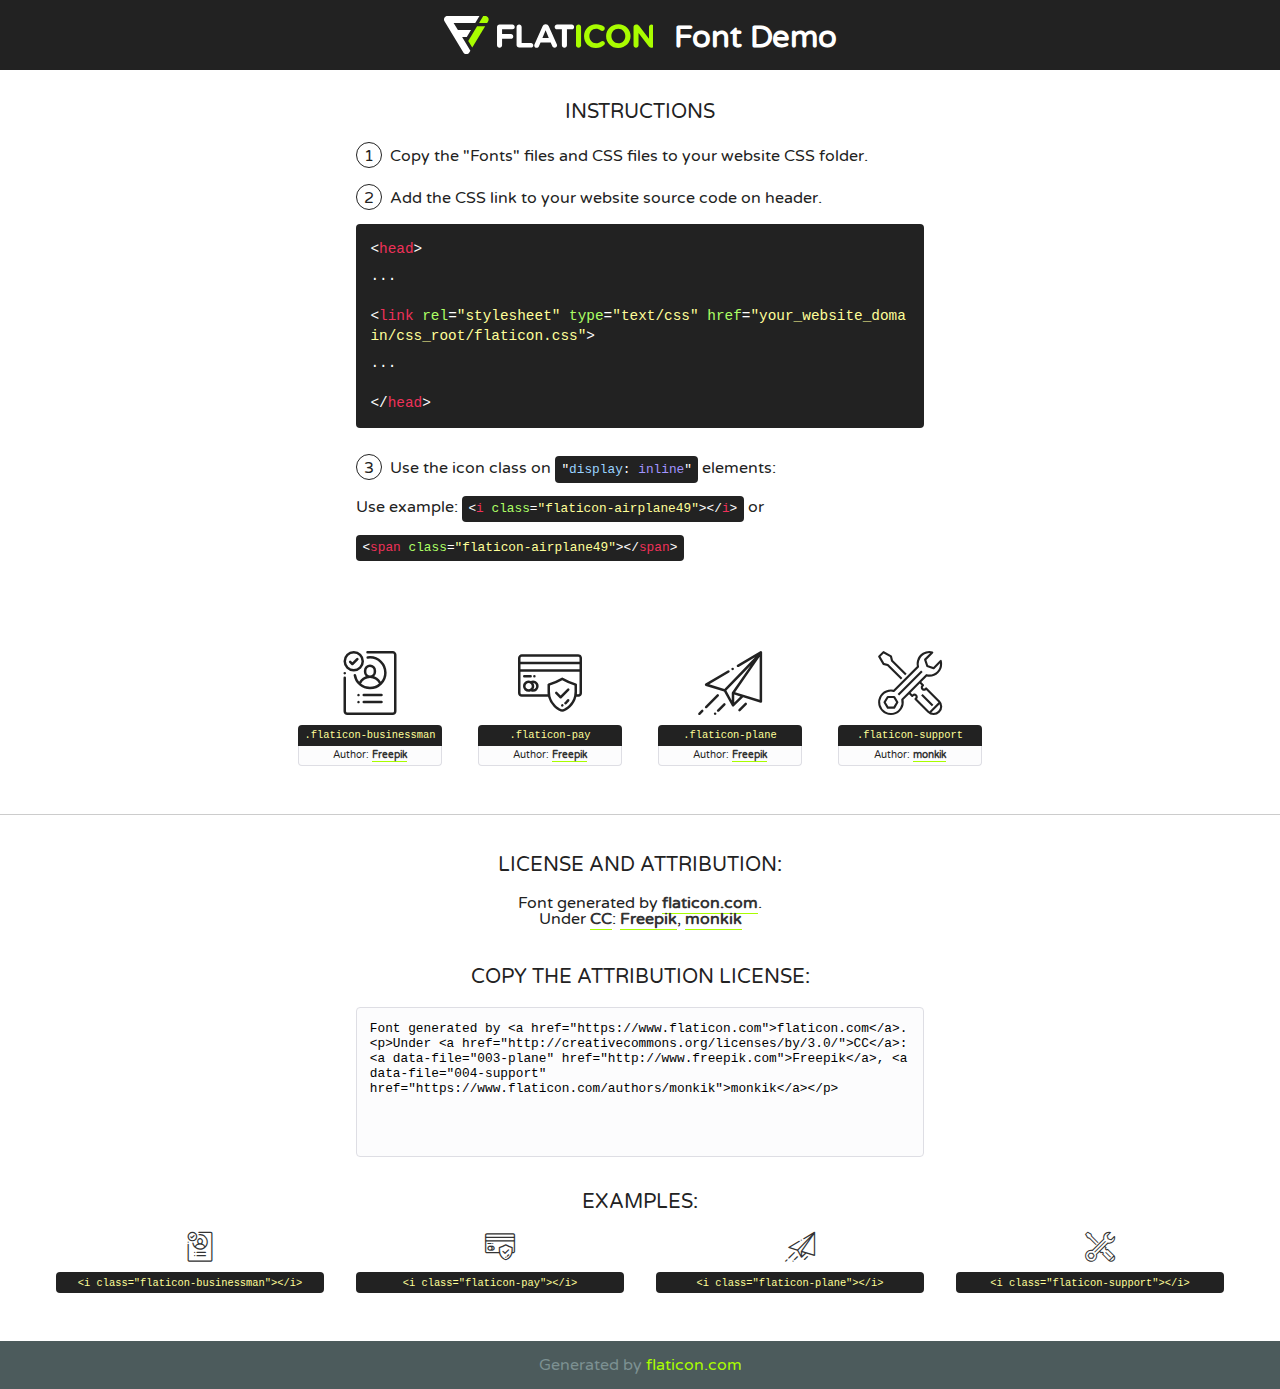
<file: assets/fonts/flaticon.html>
<!DOCTYPE html>
<!--
  Flaticon icon font: Flaticon
  Creation date: 20/02/2020 09:43
-->
<html>
<!DOCTYPE html>
<html>

<head>
    <title>Flaticon WebFont</title>
    <link href="http://fonts.googleapis.com/css?family=Varela+Round" rel="stylesheet" type="text/css" />
    <link rel="stylesheet" type="text/css" href="flaticon.css">
    <meta charset="UTF-8">
    <style>
    html, body, div, span, applet, object, iframe,
    h1, h2, h3, h4, h5, h6, p, blockquote, pre,
    a, abbr, acronym, address, big, cite, code,
    del, dfn, em, img, ins, kbd, q, s, samp,
    small, strike, strong, sub, sup, tt, var,
    b, u, i, center,
    dl, dt, dd, ol, ul, li,
    fieldset, form, label, legend,
    table, caption, tbody, tfoot, thead, tr, th, td,
    article, aside, canvas, details, embed, 
    figure, figcaption, footer, header, hgroup, 
    menu, nav, output, ruby, section, summary,
    time, mark, audio, video {
        margin: 0;
        padding: 0;
        border: 0;
        font-size: 100%;
        font: inherit;
        vertical-align: baseline;
    }
    /* HTML5 display-role reset for older browsers */
    article, aside, details, figcaption, figure, 
    footer, header, hgroup, menu, nav, section {
        display: block;
    }
    body {
        line-height: 1;
    }
    ol, ul {
        list-style: none;
    }
    blockquote, q {
        quotes: none;
    }
    blockquote:before, blockquote:after,
    q:before, q:after {
        content: '';
        content: none;
    }
    table {
        border-collapse: collapse;
        border-spacing: 0;
    }
    body {
        font-family: 'Varela Round', Helvetica, Arial, sans-serif;
        font-size: 16px;
        color: #222;
    }
    a {
        color: #333;
        border-bottom: 1px solid #a9fd00;
        font-weight: bold;
        text-decoration: none;
    }
    * {
        -moz-box-sizing: border-box;
        -webkit-box-sizing: border-box;
        box-sizing: border-box;
        margin: 0;
        padding: 0;
    }
    [class^="flaticon-"]:before, [class*=" flaticon-"]:before, [class^="flaticon-"]:after, [class*=" flaticon-"]:after {
        font-family: Flaticon;
        font-size: 30px;
        font-style: normal;
        margin-left: 20px;
        color: #333;
    }
    .wrapper {
        max-width: 600px;
        margin: auto;
        padding: 0 1em;
    }
    .title {
        font-size: 1.25em;
        text-align: center;
        margin-bottom: 1em;
        text-transform: uppercase;
    }
    header {
        text-align: center;
        background-color: #222;
        color: #fff;
        padding: 1em;
    }
    header .logo {
        width: 210px;
        height: 38px;
        display: inline-block;
        vertical-align: middle;
        margin-right: 1em;
        border: none;
    }
    header strong {
        font-size: 1.95em;
        font-weight: bold;
        vertical-align: middle;
        margin-top: 5px;
        display: inline-block;
    }
    .demo {
        margin: 2em auto;
        line-height: 1.25em;
    }
    .demo ul li {
        margin-bottom: 1em;
    }
    .demo ul li .num {
        color: #222;
        border-radius: 20px;
        display: inline-block;
        width: 26px;
        padding: 3px;
        height: 26px;
        text-align: center;
        margin-right: 0.5em;
        border: 1px solid #222;
    }
    .demo ul li code {
        background-color: #222;
        border-radius: 4px;
        padding: 0.25em 0.5em;
        display: inline-block;
        color: #fff;
        font-family: Consolas,Monaco,Lucida Console,Liberation Mono,DejaVu Sans Mono,Bitstream Vera Sans Mono,Courier New, monospace;
        font-weight: lighter;
        margin-top: 1em;
        font-size: 0.8em;
        word-break: break-all;
    }
    .demo ul li code.big {
        padding: 1em;
        font-size: 0.9em;
    }
    .demo ul li code .red {
        color: #EF3159;
    }
    .demo ul li code .green {
        color: #ACFF65;
    }
    .demo ul li code .yellow {
        color: #FFFF99;
    }
    .demo ul li code .blue {
        color: #99D3FF;
    }
    .demo ul li code .purple {
        color: #A295FF;
    }
    .demo ul li code .dots {
        margin-top: 0.5em;
        display: block;
    }
    #glyphs {
        border-bottom: 1px solid #ccc;
        padding: 2em 0;
        text-align: center;
    }
    .glyph {
        display: inline-block;
        width: 9em;
        margin: 1em;
        text-align: center;
        vertical-align: top;
        background: #FFF;
    }
    .glyph .glyph-icon {
        padding: 10px;
        display: block;
        font-family:"Flaticon";
        font-size: 64px;
        line-height: 1;
    }
    .glyph .glyph-icon:before {
        font-size: 64px;
        color: #222;
        margin-left: 0;
    }
    .class-name {
        font-size: 0.65em;
        background-color: #222;
        color: #fff;
        border-radius: 4px 4px 0 0;
        padding: 0.5em;
        color: #FFFF99;
        font-family: Consolas,Monaco,Lucida Console,Liberation Mono,DejaVu Sans Mono,Bitstream Vera Sans Mono,Courier New, monospace;
    }
    .author-name {
        font-size: 0.6em;
        background-color: #fcfcfd;
        border: 1px solid #DEDEE4;
        border-top: 0;
        border-radius: 0 0 4px 4px;
        padding: 0.5em;
    }
    .class-name:last-child {
        font-size: 10px;
        color:#888;
    }
    .class-name:last-child a {
        font-size: 10px;
        color:#555;
    }
    .class-name:last-child a:hover {
        color:#a9fd00;
    }
    .glyph > input {
        display: block;
        width: 100px;
        margin: 5px auto;
        text-align: center;
        font-size: 12px;
        cursor: text;
    }
    .glyph > input.icon-input {
        font-family:"Flaticon";
        font-size: 16px;
        margin-bottom: 10px;
    }
    .attribution .title {
        margin-top: 2em;
    }
    .attribution textarea {
        background-color: #fcfcfd;
        padding: 1em;
        border: none;
        box-shadow: none;
        border: 1px solid #DEDEE4;
        border-radius: 4px;
        resize: none;
        width: 100%;
        height: 150px;
        font-size: 0.8em;
        font-family: Consolas,Monaco,Lucida Console,Liberation Mono,DejaVu Sans Mono,Bitstream Vera Sans Mono,Courier New, monospace;
        -webkit-appearance: none;
    }
    .iconsuse {
        margin: 2em auto;
        text-align: center;
        max-width: 1200px;
    }
    .iconsuse:after {
        content: '';
        display: table;
        clear: both;
    }
    .iconsuse .image {
        float: left;
        width: 25%;
        padding: 0 1em;
    }
    .iconsuse .image p {
        margin-bottom: 1em;
    }
    .iconsuse .image span {
        display: block;
        font-size: 0.65em;
        background-color: #222;
        color: #fff;
        border-radius: 4px;
        padding: 0.5em;
        color: #FFFF99;
        margin-top: 1em;
        font-family: Consolas,Monaco,Lucida Console,Liberation Mono,DejaVu Sans Mono,Bitstream Vera Sans Mono,Courier New, monospace;
    }
    #footer {
        text-align: center;
        background-color: #4C5B5C;
        color: #7c9192;
        padding: 1em;
    }
    #footer a {
        border: none;
        color: #a9fd00;
        font-weight: normal;
    }
    @media (max-width: 960px) {
        .iconsuse .image {
            width: 50%;
        }
    }
    @media (max-width: 560px) {
        .iconsuse .image {
            width: 100%;
        }
    }
    </style>
</head>

<body class="characters-off">

    <header>
        <a href="https://www.flaticon.com" target="_blank" class="logo">
            <svg version="1.1" xmlns="http://www.w3.org/2000/svg" xmlns:xlink="http://www.w3.org/1999/xlink" xmlns:a="http://ns.adobe.com/AdobeSVGViewerExtensions/3.0/" viewBox="0 0 560.875 102.036" enable-background="new 0 0 560.875 102.036" xml:space="preserve">
                <defs>
                </defs>
                <g>
                    <g class="letters">
                        <path fill="#ffffff" d="M141.596,29.675c0-3.777,2.985-6.767,6.764-6.767h34.438c3.426,0,6.15,2.728,6.15,6.15
                        c0,3.43-2.724,6.149-6.15,6.149h-27.674v13.091h23.719c3.429,0,6.151,2.724,6.151,6.15c0,3.43-2.723,6.149-6.151,6.149h-23.719
                        v17.574c0,3.773-2.986,6.761-6.764,6.761c-3.779,0-6.764-2.989-6.764-6.761V29.675z"></path>
                        <path fill="#ffffff" d="M193.844,29.149c0-3.781,2.985-6.767,6.764-6.767c3.776,0,6.763,2.985,6.763,6.767v42.957h25.039
                        c3.426,0,6.149,2.726,6.149,6.153c0,3.425-2.723,6.15-6.149,6.15h-31.802c-3.779,0-6.764-2.986-6.764-6.768V29.149z"></path>
                        <path fill="#ffffff" d="M241.891,75.71l21.438-48.407c1.492-3.341,4.215-5.357,7.906-5.357h0.792
                        c3.686,0,6.323,2.017,7.815,5.357l21.439,48.407c0.436,0.967,0.701,1.845,0.701,2.723c0,3.602-2.809,6.501-6.414,6.501
                        c-3.161,0-5.269-1.845-6.499-4.655l-4.132-9.661h-27.059l-4.301,10.102c-1.144,2.631-3.426,4.214-6.237,4.214
                        c-3.517,0-6.24-2.81-6.24-6.325C241.1,77.64,241.451,76.677,241.891,75.71z M279.932,58.666l-8.521-20.297l-8.526,20.297H279.932
                        z"></path>
                        <path fill="#ffffff" d="M314.864,35.387H301.86c-3.429,0-6.239-2.813-6.239-6.238c0-3.429,2.811-6.24,6.239-6.24h39.533
                        c3.426,0,6.237,2.811,6.237,6.24c0,3.425-2.811,6.238-6.237,6.238h-13.001v42.785c0,3.773-2.99,6.761-6.764,6.761
                        c-3.779,0-6.764-2.989-6.764-6.761V35.387z"></path>
                        <path fill="#A9FD00" d="M352.615,29.149c0-3.781,2.985-6.767,6.767-6.767c3.774,0,6.761,2.985,6.761,6.767v49.024
                        c0,3.773-2.987,6.761-6.761,6.761c-3.781,0-6.767-2.989-6.767-6.761V29.149z"></path>
                        <path fill="#A9FD00" d="M374.132,53.836v-0.179c0-17.481,13.178-31.801,32.065-31.801c9.22,0,15.459,2.458,20.557,6.238
                        c1.402,1.054,2.637,2.985,2.637,5.357c0,3.692-2.985,6.59-6.681,6.59c-1.845,0-3.071-0.702-4.044-1.319
                        c-3.776-2.813-7.729-4.393-12.562-4.393c-10.364,0-17.831,8.611-17.831,19.154v0.173c0,10.542,7.291,19.329,17.831,19.329
                        c5.715,0,9.492-1.756,13.359-4.834c1.049-0.874,2.458-1.491,4.039-1.491c3.429,0,6.325,2.813,6.325,6.236
                        c0,2.106-1.056,3.78-2.282,4.834c-5.539,4.834-12.036,7.733-21.878,7.733C387.572,85.464,374.132,71.493,374.132,53.836z"></path>
                        <path fill="#A9FD00" d="M433.009,53.836v-0.179c0-17.481,13.79-31.801,32.766-31.801c18.981,0,32.592,14.143,32.592,31.628v0.173
                        c0,17.483-13.785,31.807-32.769,31.807C446.625,85.464,433.009,71.32,433.009,53.836z M484.224,53.836v-0.179
                        c0-10.539-7.725-19.326-18.626-19.326c-10.893,0-18.449,8.611-18.449,19.154v0.173c0,10.542,7.73,19.329,18.626,19.329
                        C476.676,72.986,484.224,64.378,484.224,53.836z"></path>
                        <path fill="#A9FD00" d="M506.233,29.321c0-3.774,2.99-6.763,6.767-6.763h1.401c3.252,0,5.183,1.583,7.029,3.953l26.093,34.265
                        V29.059c0-3.692,2.99-6.677,6.681-6.677c3.683,0,6.671,2.985,6.671,6.677v48.934c0,3.78-2.987,6.765-6.764,6.765h-0.436
                        c-3.257,0-5.188-1.581-7.034-3.953l-27.056-35.492v32.944c0,3.687-2.985,6.676-6.678,6.676c-3.683,0-6.673-2.989-6.673-6.676
                        V29.321z"></path>
                    </g>
                    <g class="insignia">
                        <path fill="#ffffff" d="M48.372,56.137h12.517l11.156-18.537H37.186L25.688,18.539h57.825L94.668,0H9.271
                        C5.925,0,2.842,1.801,1.198,4.716c-1.644,2.907-1.593,6.482,0.134,9.343l50.38,83.501c1.678,2.781,4.689,4.476,7.938,4.476
                        c3.246,0,6.257-1.695,7.935-4.476l2.898-4.804L48.372,56.137z"></path>
                        <g class="i">
                            <path fill="#A9FD00" d="M93.575,18.539h0.031v0.004l21.652,0.004l2.705-4.488c1.727-2.861,1.778-6.436,0.133-9.343
                            C116.454,1.801,113.371,0,110.026,0h-5.294L93.575,18.539z"></path>
                            <polygon fill="#A9FD00" points="88.291,27.356 64.725,66.486 75.519,84.404 109.942,27.356"></polygon>
                        </g>
                    </g>
                </g>
            </svg>
        </a>
        <strong>Font Demo</strong>
    </header>


    <section class="demo wrapper">

        <p class="title">Instructions</p>

        <ul>
            <li>
                <span class="num">1</span>Copy the "Fonts" files and CSS files to your website CSS folder.
            </li>
            <li>
                <span class="num">2</span>Add the CSS link to your website source code on header.
                <code class="big">
                    &lt;<span class="red">head</span>&gt;
                    <br/><span class="dots">...</span>
                    <br/>&lt;<span class="red">link</span> <span class="green">rel</span>=<span class="yellow">"stylesheet"</span> <span class="green">type</span>=<span class="yellow">"text/css"</span> <span class="green">href</span>=<span class="yellow">"your_website_domain/css_root/flaticon.css"</span>&gt;
                    <br/><span class="dots">...</span>
                    <br/>&lt;/<span class="red">head</span>&gt;
                </code>
            </li>

            <li>
                <p>
                    <span class="num">3</span>Use the icon class on <code>"<span class="blue">display</span>:<span class="purple"> inline</span>"</code> elements:
                    <br />
                    Use example: <code>&lt;<span class="red">i</span> <span class="green">class</span>=<span class="yellow">&quot;flaticon-airplane49&quot;</span>&gt;&lt;/<span class="red">i</span>&gt;</code> or <code>&lt;<span class="red">span</span> <span class="green">class</span>=<span class="yellow">&quot;flaticon-airplane49&quot;</span>&gt;&lt;/<span class="red">span</span>&gt;</code>
            </li>
        </ul>

    </section>




   <section id="glyphs">          
    
      
        <div class="glyph"><div class="glyph-icon flaticon-businessman"></div>
            <div class="class-name">.flaticon-businessman</div>
            <div class="author-name">Author: <a data-file="001-businessman" href="http://www.freepik.com">Freepik</a> </div> 
        </div>        
        
        <div class="glyph"><div class="glyph-icon flaticon-pay"></div>
            <div class="class-name">.flaticon-pay</div>
            <div class="author-name">Author: <a data-file="002-pay" href="http://www.freepik.com">Freepik</a> </div> 
        </div>        
        
        <div class="glyph"><div class="glyph-icon flaticon-plane"></div>
            <div class="class-name">.flaticon-plane</div>
            <div class="author-name">Author: <a data-file="003-plane" href="http://www.freepik.com">Freepik</a> </div> 
        </div>        
        
        <div class="glyph"><div class="glyph-icon flaticon-support"></div>
            <div class="class-name">.flaticon-support</div>
            <div class="author-name">Author: <a data-file="004-support" href="https://www.flaticon.com/authors/monkik">monkik</a> </div> 
        </div>        
        

    </section>



    <section class="attribution wrapper"   style="text-align:center;">

      <div class="title">License and attribution:</div><div class="attrDiv">Font generated by <a href="https://www.flaticon.com">flaticon.com</a>. <div><p>Under <a href="http://creativecommons.org/licenses/by/3.0/">CC</a>: <a data-file="003-plane" href="http://www.freepik.com">Freepik</a>, <a data-file="004-support" href="https://www.flaticon.com/authors/monkik">monkik</a></p>  </div>
      </div>
      <div class="title">Copy the Attribution License:</div>

    <textarea onclick="this.focus();this.select();">Font generated by &lt;a href=&quot;https://www.flaticon.com&quot;&gt;flaticon.com&lt;/a&gt;. <p>Under <a href="http://creativecommons.org/licenses/by/3.0/">CC</a>: <a data-file="003-plane" href="http://www.freepik.com">Freepik</a>, <a data-file="004-support" href="https://www.flaticon.com/authors/monkik">monkik</a></p>  
     </textarea>

    </section>

    <section class="iconsuse">

          <div class="title">Examples:</div>            
             
            <div class="image">
                <p>
                    <i class="glyph-icon flaticon-businessman"></i> 
                    <span>&lt;i class=&quot;flaticon-businessman&quot;&gt;&lt;/i&gt;</span>
                </p>
            </div>
            
            <div class="image">
                <p>
                    <i class="glyph-icon flaticon-pay"></i> 
                    <span>&lt;i class=&quot;flaticon-pay&quot;&gt;&lt;/i&gt;</span>
                </p>
            </div>
            
            <div class="image">
                <p>
                    <i class="glyph-icon flaticon-plane"></i> 
                    <span>&lt;i class=&quot;flaticon-plane&quot;&gt;&lt;/i&gt;</span>
                </p>
            </div>
            
            <div class="image">
                <p>
                    <i class="glyph-icon flaticon-support"></i> 
                    <span>&lt;i class=&quot;flaticon-support&quot;&gt;&lt;/i&gt;</span>
                </p>
            </div>
                       
        </div>
                            
    </section>

<div id="footer">
    <div>Generated by <a href="https://www.flaticon.com">flaticon.com</a>
    </div>
</div>



</body>
</html>
</file>
<file: assets/css/flaticon.css>
/*
  	Flaticon icon font: Flaticon
  	Creation date: 20/02/2020 09:43
  	*/

@font-face {
  font-family: "Flaticon";
  src: url("../fonts/Flaticon.eot");
  src: url("../fonts/Flaticon.eot?#iefix") format("embedded-opentype"),
       url("../fonts/Flaticon.woff2") format("woff2"),
       url("../fonts/Flaticon.woff") format("woff"),
       url("../fonts/Flaticon.ttf") format("truetype"),
       url("../fonts/Flaticon.svg#Flaticon") format("svg");
  font-weight: normal;
  font-style: normal;
}

@media screen and (-webkit-min-device-pixel-ratio:0) {
  @font-face {
    font-family: "Flaticon";
    src: url("../fonts/Flaticon.svg#Flaticon") format("svg");
  }
}

[class^="flaticon-"]:before, [class*=" flaticon-"]:before,
[class^="flaticon-"]:after, [class*=" flaticon-"]:after {   
  font-family: Flaticon;

}

.flaticon-businessman:before { content: "\f100"; }
.flaticon-pay:before { content: "\f101"; }
.flaticon-plane:before { content: "\f102"; }
.flaticon-support:before { content: "\f103"; }
</file>
<file: assets/css/themify-icons.css>
@font-face {
	font-family: 'themify';
	src:url('../fonts/themify.eot?-fvbane');


	src:url('../fonts/themify.eot?#iefix-fvbane') format('embedded-opentype'),
		url('../fonts/themify.woff?-fvbane') format('woff'),
		url('../fonts/themify.ttf?-fvbane') format('truetype'),
		url('../fonts/themify.svg?-fvbane#themify') format('svg');
	font-weight: normal;
	font-style: normal;
}

[class^="ti-"], [class*=" ti-"] {
	font-family: 'themify';
	speak: none;
	font-style: normal;
	font-weight: normal;
	font-variant: normal;
	text-transform: none;
	line-height: 1;

	/* Better Font Rendering =========== */
	-webkit-font-smoothing: antialiased;
	-moz-osx-font-smoothing: grayscale;
}

.ti-wand:before {
	content: "\e600";
}
.ti-volume:before {
	content: "\e601";
}
.ti-user:before {
	content: "\e602";
}
.ti-unlock:before {
	content: "\e603";
}
.ti-unlink:before {
	content: "\e604";
}
.ti-trash:before {
	content: "\e605";
}
.ti-thought:before {
	content: "\e606";
}
.ti-target:before {
	content: "\e607";
}
.ti-tag:before {
	content: "\e608";
}
.ti-tablet:before {
	content: "\e609";
}
.ti-star:before {
	content: "\e60a";
}
.ti-spray:before {
	content: "\e60b";
}
.ti-signal:before {
	content: "\e60c";
}
.ti-shopping-cart:before {
	content: "\e60d";
}
.ti-shopping-cart-full:before {
	content: "\e60e";
}
.ti-settings:before {
	content: "\e60f";
}
.ti-search:before {
	content: "\e610";
}
.ti-zoom-in:before {
	content: "\e611";
}
.ti-zoom-out:before {
	content: "\e612";
}
.ti-cut:before {
	content: "\e613";
}
.ti-ruler:before {
	content: "\e614";
}
.ti-ruler-pencil:before {
	content: "\e615";
}
.ti-ruler-alt:before {
	content: "\e616";
}
.ti-bookmark:before {
	content: "\e617";
}
.ti-bookmark-alt:before {
	content: "\e618";
}
.ti-reload:before {
	content: "\e619";
}
.ti-plus:before {
	content: "\e61a";
}
.ti-pin:before {
	content: "\e61b";
}
.ti-pencil:before {
	content: "\e61c";
}
.ti-pencil-alt:before {
	content: "\e61d";
}
.ti-paint-roller:before {
	content: "\e61e";
}
.ti-paint-bucket:before {
	content: "\e61f";
}
.ti-na:before {
	content: "\e620";
}
.ti-mobile:before {
	content: "\e621";
}
.ti-minus:before {
	content: "\e622";
}
.ti-medall:before {
	content: "\e623";
}
.ti-medall-alt:before {
	content: "\e624";
}
.ti-marker:before {
	content: "\e625";
}
.ti-marker-alt:before {
	content: "\e626";
}
.ti-arrow-up:before {
	content: "\e627";
}
.ti-arrow-right:before {
	content: "\e628";
}
.ti-arrow-left:before {
	content: "\e629";
}
.ti-arrow-down:before {
	content: "\e62a";
}
.ti-lock:before {
	content: "\e62b";
}
.ti-location-arrow:before {
	content: "\e62c";
}
.ti-link:before {
	content: "\e62d";
}
.ti-layout:before {
	content: "\e62e";
}
.ti-layers:before {
	content: "\e62f";
}
.ti-layers-alt:before {
	content: "\e630";
}
.ti-key:before {
	content: "\e631";
}
.ti-import:before {
	content: "\e632";
}
.ti-image:before {
	content: "\e633";
}
.ti-heart:before {
	content: "\e634";
}
.ti-heart-broken:before {
	content: "\e635";
}
.ti-hand-stop:before {
	content: "\e636";
}
.ti-hand-open:before {
	content: "\e637";
}
.ti-hand-drag:before {
	content: "\e638";
}
.ti-folder:before {
	content: "\e639";
}
.ti-flag:before {
	content: "\e63a";
}
.ti-flag-alt:before {
	content: "\e63b";
}
.ti-flag-alt-2:before {
	content: "\e63c";
}
.ti-eye:before {
	content: "\e63d";
}
.ti-export:before {
	content: "\e63e";
}
.ti-exchange-vertical:before {
	content: "\e63f";
}
.ti-desktop:before {
	content: "\e640";
}
.ti-cup:before {
	content: "\e641";
}
.ti-crown:before {
	content: "\e642";
}
.ti-comments:before {
	content: "\e643";
}
.ti-comment:before {
	content: "\e644";
}
.ti-comment-alt:before {
	content: "\e645";
}
.ti-close:before {
	content: "\e646";
}
.ti-clip:before {
	content: "\e647";
}
.ti-angle-up:before {
	content: "\e648";
}
.ti-angle-right:before {
	content: "\e649";
}
.ti-angle-left:before {
	content: "\e64a";
}
.ti-angle-down:before {
	content: "\e64b";
}
.ti-check:before {
	content: "\e64c";
}
.ti-check-box:before {
	content: "\e64d";
}
.ti-camera:before {
	content: "\e64e";
}
.ti-announcement:before {
	content: "\e64f";
}
.ti-brush:before {
	content: "\e650";
}
.ti-briefcase:before {
	content: "\e651";
}
.ti-bolt:before {
	content: "\e652";
}
.ti-bolt-alt:before {
	content: "\e653";
}
.ti-blackboard:before {
	content: "\e654";
}
.ti-bag:before {
	content: "\e655";
}
.ti-move:before {
	content: "\e656";
}
.ti-arrows-vertical:before {
	content: "\e657";
}
.ti-arrows-horizontal:before {
	content: "\e658";
}
.ti-fullscreen:before {
	content: "\e659";
}
.ti-arrow-top-right:before {
	content: "\e65a";
}
.ti-arrow-top-left:before {
	content: "\e65b";
}
.ti-arrow-circle-up:before {
	content: "\e65c";
}
.ti-arrow-circle-right:before {
	content: "\e65d";
}
.ti-arrow-circle-left:before {
	content: "\e65e";
}
.ti-arrow-circle-down:before {
	content: "\e65f";
}
.ti-angle-double-up:before {
	content: "\e660";
}
.ti-angle-double-right:before {
	content: "\e661";
}
.ti-angle-double-left:before {
	content: "\e662";
}
.ti-angle-double-down:before {
	content: "\e663";
}
.ti-zip:before {
	content: "\e664";
}
.ti-world:before {
	content: "\e665";
}
.ti-wheelchair:before {
	content: "\e666";
}
.ti-view-list:before {
	content: "\e667";
}
.ti-view-list-alt:before {
	content: "\e668";
}
.ti-view-grid:before {
	content: "\e669";
}
.ti-uppercase:before {
	content: "\e66a";
}
.ti-upload:before {
	content: "\e66b";
}
.ti-underline:before {
	content: "\e66c";
}
.ti-truck:before {
	content: "\e66d";
}
.ti-timer:before {
	content: "\e66e";
}
.ti-ticket:before {
	content: "\e66f";
}
.ti-thumb-up:before {
	content: "\e670";
}
.ti-thumb-down:before {
	content: "\e671";
}
.ti-text:before {
	content: "\e672";
}
.ti-stats-up:before {
	content: "\e673";
}
.ti-stats-down:before {
	content: "\e674";
}
.ti-split-v:before {
	content: "\e675";
}
.ti-split-h:before {
	content: "\e676";
}
.ti-smallcap:before {
	content: "\e677";
}
.ti-shine:before {
	content: "\e678";
}
.ti-shift-right:before {
	content: "\e679";
}
.ti-shift-left:before {
	content: "\e67a";
}
.ti-shield:before {
	content: "\e67b";
}
.ti-notepad:before {
	content: "\e67c";
}
.ti-server:before {
	content: "\e67d";
}
.ti-quote-right:before {
	content: "\e67e";
}
.ti-quote-left:before {
	content: "\e67f";
}
.ti-pulse:before {
	content: "\e680";
}
.ti-printer:before {
	content: "\e681";
}
.ti-power-off:before {
	content: "\e682";
}
.ti-plug:before {
	content: "\e683";
}
.ti-pie-chart:before {
	content: "\e684";
}
.ti-paragraph:before {
	content: "\e685";
}
.ti-panel:before {
	content: "\e686";
}
.ti-package:before {
	content: "\e687";
}
.ti-music:before {
	content: "\e688";
}
.ti-music-alt:before {
	content: "\e689";
}
.ti-mouse:before {
	content: "\e68a";
}
.ti-mouse-alt:before {
	content: "\e68b";
}
.ti-money:before {
	content: "\e68c";
}
.ti-microphone:before {
	content: "\e68d";
}
.ti-menu:before {
	content: "\e68e";
}
.ti-menu-alt:before {
	content: "\e68f";
}
.ti-map:before {
	content: "\e690";
}
.ti-map-alt:before {
	content: "\e691";
}
.ti-loop:before {
	content: "\e692";
}
.ti-location-pin:before {
	content: "\e693";
}
.ti-list:before {
	content: "\e694";
}
.ti-light-bulb:before {
	content: "\e695";
}
.ti-Italic:before {
	content: "\e696";
}
.ti-info:before {
	content: "\e697";
}
.ti-infinite:before {
	content: "\e698";
}
.ti-id-badge:before {
	content: "\e699";
}
.ti-hummer:before {
	content: "\e69a";
}
.ti-home:before {
	content: "\e69b";
}
.ti-help:before {
	content: "\e69c";
}
.ti-headphone:before {
	content: "\e69d";
}
.ti-harddrives:before {
	content: "\e69e";
}
.ti-harddrive:before {
	content: "\e69f";
}
.ti-gift:before {
	content: "\e6a0";
}
.ti-game:before {
	content: "\e6a1";
}
.ti-filter:before {
	content: "\e6a2";
}
.ti-files:before {
	content: "\e6a3";
}
.ti-file:before {
	content: "\e6a4";
}
.ti-eraser:before {
	content: "\e6a5";
}
.ti-envelope:before {
	content: "\e6a6";
}
.ti-download:before {
	content: "\e6a7";
}
.ti-direction:before {
	content: "\e6a8";
}
.ti-direction-alt:before {
	content: "\e6a9";
}
.ti-dashboard:before {
	content: "\e6aa";
}
.ti-control-stop:before {
	content: "\e6ab";
}
.ti-control-shuffle:before {
	content: "\e6ac";
}
.ti-control-play:before {
	content: "\e6ad";
}
.ti-control-pause:before {
	content: "\e6ae";
}
.ti-control-forward:before {
	content: "\e6af";
}
.ti-control-backward:before {
	content: "\e6b0";
}
.ti-cloud:before {
	content: "\e6b1";
}
.ti-cloud-up:before {
	content: "\e6b2";
}
.ti-cloud-down:before {
	content: "\e6b3";
}
.ti-clipboard:before {
	content: "\e6b4";
}
.ti-car:before {
	content: "\e6b5";
}
.ti-calendar:before {
	content: "\e6b6";
}
.ti-book:before {
	content: "\e6b7";
}
.ti-bell:before {
	content: "\e6b8";
}
.ti-basketball:before {
	content: "\e6b9";
}
.ti-bar-chart:before {
	content: "\e6ba";
}
.ti-bar-chart-alt:before {
	content: "\e6bb";
}
.ti-back-right:before {
	content: "\e6bc";
}
.ti-back-left:before {
	content: "\e6bd";
}
.ti-arrows-corner:before {
	content: "\e6be";
}
.ti-archive:before {
	content: "\e6bf";
}
.ti-anchor:before {
	content: "\e6c0";
}
.ti-align-right:before {
	content: "\e6c1";
}
.ti-align-left:before {
	content: "\e6c2";
}
.ti-align-justify:before {
	content: "\e6c3";
}
.ti-align-center:before {
	content: "\e6c4";
}
.ti-alert:before {
	content: "\e6c5";
}
.ti-alarm-clock:before {
	content: "\e6c6";
}
.ti-agenda:before {
	content: "\e6c7";
}
.ti-write:before {
	content: "\e6c8";
}
.ti-window:before {
	content: "\e6c9";
}
.ti-widgetized:before {
	content: "\e6ca";
}
.ti-widget:before {
	content: "\e6cb";
}
.ti-widget-alt:before {
	content: "\e6cc";
}
.ti-wallet:before {
	content: "\e6cd";
}
.ti-video-clapper:before {
	content: "\e6ce";
}
.ti-video-camera:before {
	content: "\e6cf";
}
.ti-vector:before {
	content: "\e6d0";
}
.ti-themify-logo:before {
	content: "\e6d1";
}
.ti-themify-favicon:before {
	content: "\e6d2";
}
.ti-themify-favicon-alt:before {
	content: "\e6d3";
}
.ti-support:before {
	content: "\e6d4";
}
.ti-stamp:before {
	content: "\e6d5";
}
.ti-split-v-alt:before {
	content: "\e6d6";
}
.ti-slice:before {
	content: "\e6d7";
}
.ti-shortcode:before {
	content: "\e6d8";
}
.ti-shift-right-alt:before {
	content: "\e6d9";
}
.ti-shift-left-alt:before {
	content: "\e6da";
}
.ti-ruler-alt-2:before {
	content: "\e6db";
}
.ti-receipt:before {
	content: "\e6dc";
}
.ti-pin2:before {
	content: "\e6dd";
}
.ti-pin-alt:before {
	content: "\e6de";
}
.ti-pencil-alt2:before {
	content: "\e6df";
}
.ti-palette:before {
	content: "\e6e0";
}
.ti-more:before {
	content: "\e6e1";
}
.ti-more-alt:before {
	content: "\e6e2";
}
.ti-microphone-alt:before {
	content: "\e6e3";
}
.ti-magnet:before {
	content: "\e6e4";
}
.ti-line-double:before {
	content: "\e6e5";
}
.ti-line-dotted:before {
	content: "\e6e6";
}
.ti-line-dashed:before {
	content: "\e6e7";
}
.ti-layout-width-full:before {
	content: "\e6e8";
}
.ti-layout-width-default:before {
	content: "\e6e9";
}
.ti-layout-width-default-alt:before {
	content: "\e6ea";
}
.ti-layout-tab:before {
	content: "\e6eb";
}
.ti-layout-tab-window:before {
	content: "\e6ec";
}
.ti-layout-tab-v:before {
	content: "\e6ed";
}
.ti-layout-tab-min:before {
	content: "\e6ee";
}
.ti-layout-slider:before {
	content: "\e6ef";
}
.ti-layout-slider-alt:before {
	content: "\e6f0";
}
.ti-layout-sidebar-right:before {
	content: "\e6f1";
}
.ti-layout-sidebar-none:before {
	content: "\e6f2";
}
.ti-layout-sidebar-left:before {
	content: "\e6f3";
}
.ti-layout-placeholder:before {
	content: "\e6f4";
}
.ti-layout-menu:before {
	content: "\e6f5";
}
.ti-layout-menu-v:before {
	content: "\e6f6";
}
.ti-layout-menu-separated:before {
	content: "\e6f7";
}
.ti-layout-menu-full:before {
	content: "\e6f8";
}
.ti-layout-media-right-alt:before {
	content: "\e6f9";
}
.ti-layout-media-right:before {
	content: "\e6fa";
}
.ti-layout-media-overlay:before {
	content: "\e6fb";
}
.ti-layout-media-overlay-alt:before {
	content: "\e6fc";
}
.ti-layout-media-overlay-alt-2:before {
	content: "\e6fd";
}
.ti-layout-media-left-alt:before {
	content: "\e6fe";
}
.ti-layout-media-left:before {
	content: "\e6ff";
}
.ti-layout-media-center-alt:before {
	content: "\e700";
}
.ti-layout-media-center:before {
	content: "\e701";
}
.ti-layout-list-thumb:before {
	content: "\e702";
}
.ti-layout-list-thumb-alt:before {
	content: "\e703";
}
.ti-layout-list-post:before {
	content: "\e704";
}
.ti-layout-list-large-image:before {
	content: "\e705";
}
.ti-layout-line-solid:before {
	content: "\e706";
}
.ti-layout-grid4:before {
	content: "\e707";
}
.ti-layout-grid3:before {
	content: "\e708";
}
.ti-layout-grid2:before {
	content: "\e709";
}
.ti-layout-grid2-thumb:before {
	content: "\e70a";
}
.ti-layout-cta-right:before {
	content: "\e70b";
}
.ti-layout-cta-left:before {
	content: "\e70c";
}
.ti-layout-cta-center:before {
	content: "\e70d";
}
.ti-layout-cta-btn-right:before {
	content: "\e70e";
}
.ti-layout-cta-btn-left:before {
	content: "\e70f";
}
.ti-layout-column4:before {
	content: "\e710";
}
.ti-layout-column3:before {
	content: "\e711";
}
.ti-layout-column2:before {
	content: "\e712";
}
.ti-layout-accordion-separated:before {
	content: "\e713";
}
.ti-layout-accordion-merged:before {
	content: "\e714";
}
.ti-layout-accordion-list:before {
	content: "\e715";
}
.ti-ink-pen:before {
	content: "\e716";
}
.ti-info-alt:before {
	content: "\e717";
}
.ti-help-alt:before {
	content: "\e718";
}
.ti-headphone-alt:before {
	content: "\e719";
}
.ti-hand-point-up:before {
	content: "\e71a";
}
.ti-hand-point-right:before {
	content: "\e71b";
}
.ti-hand-point-left:before {
	content: "\e71c";
}
.ti-hand-point-down:before {
	content: "\e71d";
}
.ti-gallery:before {
	content: "\e71e";
}
.ti-face-smile:before {
	content: "\e71f";
}
.ti-face-sad:before {
	content: "\e720";
}
.ti-credit-card:before {
	content: "\e721";
}
.ti-control-skip-forward:before {
	content: "\e722";
}
.ti-control-skip-backward:before {
	content: "\e723";
}
.ti-control-record:before {
	content: "\e724";
}
.ti-control-eject:before {
	content: "\e725";
}
.ti-comments-smiley:before {
	content: "\e726";
}
.ti-brush-alt:before {
	content: "\e727";
}
.ti-youtube:before {
	content: "\e728";
}
.ti-vimeo:before {
	content: "\e729";
}
.ti-twitter:before {
	content: "\e72a";
}
.ti-time:before {
	content: "\e72b";
}
.ti-tumblr:before {
	content: "\e72c";
}
.ti-skype:before {
	content: "\e72d";
}
.ti-share:before {
	content: "\e72e";
}
.ti-share-alt:before {
	content: "\e72f";
}
.ti-rocket:before {
	content: "\e730";
}
.ti-pinterest:before {
	content: "\e731";
}
.ti-new-window:before {
	content: "\e732";
}
.ti-microsoft:before {
	content: "\e733";
}
.ti-list-ol:before {
	content: "\e734";
}
.ti-linkedin:before {
	content: "\e735";
}
.ti-layout-sidebar-2:before {
	content: "\e736";
}
.ti-layout-grid4-alt:before {
	content: "\e737";
}
.ti-layout-grid3-alt:before {
	content: "\e738";
}
.ti-layout-grid2-alt:before {
	content: "\e739";
}
.ti-layout-column4-alt:before {
	content: "\e73a";
}
.ti-layout-column3-alt:before {
	content: "\e73b";
}
.ti-layout-column2-alt:before {
	content: "\e73c";
}
.ti-instagram:before {
	content: "\e73d";
}
.ti-google:before {
	content: "\e73e";
}
.ti-github:before {
	content: "\e73f";
}
.ti-flickr:before {
	content: "\e740";
}
.ti-facebook:before {
	content: "\e741";
}
.ti-dropbox:before {
	content: "\e742";
}
.ti-dribbble:before {
	content: "\e743";
}
.ti-apple:before {
	content: "\e744";
}
.ti-android:before {
	content: "\e745";
}
.ti-save:before {
	content: "\e746";
}
.ti-save-alt:before {
	content: "\e747";
}
.ti-yahoo:before {
	content: "\e748";
}
.ti-wordpress:before {
	content: "\e749";
}
.ti-vimeo-alt:before {
	content: "\e74a";
}
.ti-twitter-alt:before {
	content: "\e74b";
}
.ti-tumblr-alt:before {
	content: "\e74c";
}
.ti-trello:before {
	content: "\e74d";
}
.ti-stack-overflow:before {
	content: "\e74e";
}
.ti-soundcloud:before {
	content: "\e74f";
}
.ti-sharethis:before {
	content: "\e750";
}
.ti-sharethis-alt:before {
	content: "\e751";
}
.ti-reddit:before {
	content: "\e752";
}
.ti-pinterest-alt:before {
	content: "\e753";
}
.ti-microsoft-alt:before {
	content: "\e754";
}
.ti-linux:before {
	content: "\e755";
}
.ti-jsfiddle:before {
	content: "\e756";
}
.ti-joomla:before {
	content: "\e757";
}
.ti-html5:before {
	content: "\e758";
}
.ti-flickr-alt:before {
	content: "\e759";
}
.ti-email:before {
	content: "\e75a";
}
.ti-drupal:before {
	content: "\e75b";
}
.ti-dropbox-alt:before {
	content: "\e75c";
}
.ti-css3:before {
	content: "\e75d";
}
.ti-rss:before {
	content: "\e75e";
}
.ti-rss-alt:before {
	content: "\e75f";
}
</file>
<file: assets/css/nice-select.css>
.nice-select {
  -webkit-tap-highlight-color: transparent;
  background-color: #fff;
  border-radius: 5px;
  border: solid 1px #e8e8e8;
  box-sizing: border-box;
  clear: both;
  cursor: pointer;
  display: block;
  float: left;
  font-family: inherit;
  font-size: 14px;
  font-weight: normal;
  height: 42px;
  line-height: 40px;
  outline: none;
  padding-left: 18px;
  padding-right: 30px;
  position: relative;
  text-align: left !important;
  -webkit-transition: all 0.2s ease-in-out;
  transition: all 0.2s ease-in-out;
  -webkit-user-select: none;
     -moz-user-select: none;
      -ms-user-select: none;
          user-select: none;
  white-space: nowrap;
  width: auto; }
  .nice-select:hover {
    border-color: #dbdbdb; }
  .nice-select:active, .nice-select.open, .nice-select:focus {
    border-color: #999; }
  .nice-select:after {
    border-bottom: 2px solid #999;
    border-right: 2px solid #999;
    content: '';
    display: block;
    height: 5px;
    margin-top: -4px;
    pointer-events: none;
    position: absolute;
    right: 12px;
    top: 50%;
    -webkit-transform-origin: 66% 66%;
        -ms-transform-origin: 66% 66%;
            transform-origin: 66% 66%;
    -webkit-transform: rotate(45deg);
        -ms-transform: rotate(45deg);
            transform: rotate(45deg);
    -webkit-transition: all 0.15s ease-in-out;
    transition: all 0.15s ease-in-out;
    width: 5px; }
  .nice-select.open:after {
    -webkit-transform: rotate(-135deg);
        -ms-transform: rotate(-135deg);
            transform: rotate(-135deg); }
  .nice-select.open .list {
    opacity: 1;
    pointer-events: auto;
    -webkit-transform: scale(1) translateY(0);
        -ms-transform: scale(1) translateY(0);
            transform: scale(1) translateY(0); }
  .nice-select.disabled {
    border-color: #ededed;
    color: #999;
    pointer-events: none; }
    .nice-select.disabled:after {
      border-color: #cccccc; }
  .nice-select.wide {
    width: 100%; }
    .nice-select.wide .list {
      left: 0 !important;
      right: 0 !important; }
  .nice-select.right {
    float: right; }
    .nice-select.right .list {
      left: auto;
      right: 0; }
  .nice-select.small {
    font-size: 12px;
    height: 36px;
    line-height: 34px; }
    .nice-select.small:after {
      height: 4px;
      width: 4px; }
    .nice-select.small .option {
      line-height: 34px;
      min-height: 34px; }
  .nice-select .list {
    background-color: #fff;
    border-radius: 5px;
    box-shadow: 0 0 0 1px rgba(68, 68, 68, 0.11);
    box-sizing: border-box;
    margin-top: 4px;
    opacity: 0;
    overflow: hidden;
    padding: 0;
    pointer-events: none;
    position: absolute;
    top: 100%;
    left: 0;
    -webkit-transform-origin: 50% 0;
        -ms-transform-origin: 50% 0;
            transform-origin: 50% 0;
    -webkit-transform: scale(0.75) translateY(-21px);
        -ms-transform: scale(0.75) translateY(-21px);
            transform: scale(0.75) translateY(-21px);
    -webkit-transition: all 0.2s cubic-bezier(0.5, 0, 0, 1.25), opacity 0.15s ease-out;
    transition: all 0.2s cubic-bezier(0.5, 0, 0, 1.25), opacity 0.15s ease-out;
    z-index: 9; }
    .nice-select .list:hover .option:not(:hover) {
      background-color: transparent !important; }
  .nice-select .option {
    cursor: pointer;
    font-weight: 400;
    line-height: 40px;
    list-style: none;
    min-height: 40px;
    outline: none;
    padding-left: 18px;
    padding-right: 29px;
    text-align: left;
    -webkit-transition: all 0.2s;
    transition: all 0.2s; }
    .nice-select .option:hover, .nice-select .option.focus, .nice-select .option.selected.focus {
      background-color: #f6f6f6; }
    .nice-select .option.selected {
      font-weight: bold; }
    .nice-select .option.disabled {
      background-color: transparent;
      color: #999;
      cursor: default; }

.no-csspointerevents .nice-select .list {
  display: none; }

.no-csspointerevents .nice-select.open .list {
  display: block; }
</file>
<file: assets/css/style.css>
@import url("https://fonts.googleapis.com/css?family=Nunito:300,400,600,700,800,900|Poppins:300,400,500,600,700,800,900&display=swap");
.white-bg {
  background: #ffffff;
}
.gray-bg {
  background: #f5f5f5;
}
.gray-bg {
  background: #f7f7fd;
}
.white-bg {
  background: #fff;
}
.black-bg {
  background: #16161a;
}
.theme-bg {
  background: #0078ff;
}
.brand-bg {
  background: #f1f4fa;
}
.testimonial-bg {
  background: #f9fafc;
}
.white-color {
  color: #fff;
}
.black-color {
  color: #16161a;
}
.theme-color {
  color: #0078ff;
}
.boxed-btn {
  background: #fff;
  color: #0078ff !important;
  display: inline-block;
  padding: 18px 44px;
  font-family: "Nunito", sans-serif;
  font-size: 14px;
  font-weight: 400;
  border: 0;
  border: 1px solid #0078ff;
  letter-spacing: 3px;
  text-align: center;
  color: #0078ff;
  text-transform: uppercase;
  cursor: pointer;
}
.boxed-btn:hover {
  background: #0078ff;
  color: #fff !important;
  border: 1px solid #0078ff;
}
.boxed-btn:focus {
  outline: none;
}
.boxed-btn.large-width {
  width: 220px;
}
[data-overlay] {
  position: relative;
  background-size: cover;
  background-repeat: no-repeat;
  background-position: center center;
}
[data-overlay]::before {
  position: absolute;
  left: 0;
  top: 0;
  right: 0;
  bottom: 0;
  content: "";
}
[data-opacity="1"]::before {
  opacity: 0.1;
}
[data-opacity="2"]::before {
  opacity: 0.2;
}
[data-opacity="3"]::before {
  opacity: 0.3;
}
[data-opacity="4"]::before {
  opacity: 0.4;
}
[data-opacity="5"]::before {
  opacity: 0.5;
}
[data-opacity="6"]::before {
  opacity: 0.6;
}
[data-opacity="7"]::before {
  opacity: 0.7;
}
[data-opacity="8"]::before {
  opacity: 0.8;
}
[data-opacity="9"]::before {
  opacity: 0.9;
}
body {
  font-family: "Poppins", sans-serif;
  font-weight: normal;
  font-style: normal;
}
h1,
h2,
h3,
h4,
h5,
h6 {
  font-family: "Nunito", sans-serif;
  color: #101419;
  margin-top: 0px;
  font-style: normal;
  font-weight: 500;
  text-transform: normal;
}
p {
  font-family: "Poppins", sans-serif;
  color: #707b8e;
  font-size: 16px;
  line-height: 30px;
  margin-bottom: 15px;
  font-weight: normal;
}
.bg-img-1 {
  background-image: url(../img/slider/slider-img-1.jpg);
}
.bg-img-2 {
  background-image: url(../img/background-img/bg-img-2.jpg);
}
.cta-bg-1 {
  background-image: url(../img/background-img/bg-img-3.jpg);
}
.img {
  max-width: 100%;
  -webkit-transition: all 0.3s ease-out 0s;
  -moz-transition: all 0.3s ease-out 0s;
  -ms-transition: all 0.3s ease-out 0s;
  -o-transition: all 0.3s ease-out 0s;
  transition: all 0.3s ease-out 0s;
}
.f-left {
  float: left;
}
.f-right {
  float: right;
}
.fix {
  overflow: hidden;
}
.clear {
  clear: both;
}
a,
.button {
  -webkit-transition: all 0.3s ease-out 0s;
  -moz-transition: all 0.3s ease-out 0s;
  -ms-transition: all 0.3s ease-out 0s;
  -o-transition: all 0.3s ease-out 0s;
  transition: all 0.3s ease-out 0s;
}
a:focus,
.button:focus {
  text-decoration: none;
  outline: none;
}
a {
  color: #635c5c;
}
a:hover {
  color: #fff;
}
a:focus,
a:hover,
.portfolio-cat a:hover,
.footer -menu li a:hover {
  text-decoration: none;
}
a,
button {
  color: #fff;
  outline: medium none;
}
button:focus,
input:focus,
input:focus,
textarea,
textarea:focus {
  outline: 0;
}
.uppercase {
  text-transform: uppercase;
}
input:focus::-moz-placeholder {
  opacity: 0;
  -webkit-transition: 0.4s;
  -o-transition: 0.4s;
  transition: 0.4s;
}
.capitalize {
  text-transform: capitalize;
}
h1 a,
h2 a,
h3 a,
h4 a,
h5 a,
h6 a {
  color: inherit;
}
ul {
  margin: 0px;
  padding: 0px;
}
li {
  list-style: none;
}
hr {
  border-bottom: 1px solid #eceff8;
  border-top: 0 none;
  margin: 30px 0;
  padding: 0;
}
.theme-overlay {
  position: relative;
}
.theme-overlay::before {
  background: #1696e7 none repeat scroll 0 0;
  content: "";
  height: 100%;
  left: 0;
  opacity: 0.6;
  position: absolute;
  top: 0;
  width: 100%;
}
.overlay {
  position: relative;
  z-index: 0;
}
.overlay::before {
  position: absolute;
  content: "";
  top: 0;
  left: 0;
  width: 100%;
  height: 100%;
  z-index: -1;
}
.overlay2 {
  position: relative;
  z-index: 0;
}
.overlay2::before {
  position: absolute;
  content: "";
  background-color: #2e2200;
  top: 0;
  left: 0;
  width: 100%;
  height: 100%;
  z-index: -1;
  opacity: 0.5;
}
.section-padding {
  padding-top: 120px;
  padding-bottom: 120px;
}
.separator {
  border-top: 1px solid #f2f2f2;
}
.mb-90 {
  margin-bottom: 90px;
}
@media (max-width: 767px) {
  .mb-90 {
    margin-bottom: 30px;
  }
}
@media (min-width: 768px) and (max-width: 991px) {
  .mb-90 {
    margin-bottom: 45px;
  }
}
.owl-carousel .owl-nav div {
  background: rgba(255, 255, 255, 0.8) none repeat scroll 0 0;
  height: 40px;
  left: 20px;
  line-height: 40px;
  font-size: 22px;
  color: #646464;
  opacity: 1;
  visibility: visible;
  position: absolute;
  text-align: center;
  top: 50%;
  transform: translateY(-50%);
  transition: all 0.3s ease 0s;
  width: 40px;
}
.owl-carousel .owl-nav div.owl-next {
  left: auto;
  right: -30px;
}
.owl-carousel .owl-nav div.owl-next i {
  position: relative;
  right: 0;
  top: 1px;
}
.owl-carousel .owl-nav div.owl-prev i {
  position: relative;
  right: 1px;
  top: 0px;
}
.owl-carousel:hover .owl-nav div {
  opacity: 1;
  visibility: visible;
}
.owl-carousel:hover .owl-nav div:hover {
  color: #fff;
  background: #ff3500;
}
.btn {
  background: #3B60E4;
  user-select: none;
  text-transform: capitalize;
  color: #fff;
  cursor: pointer;
  display: inline-block;
  font-size: 16px;
  font-weight: 400;
  letter-spacing: 1px;
  line-height: 0;
  margin-bottom: 0;
  padding: 30px 44px;
  border-radius: 5px;
  cursor: pointer;
  transition: color 0.4s linear;
  position: relative;
  z-index: 1;
  border: 0;
  overflow: hidden;
  margin: 0;
}
.btn::before {
  content: "";
  position: absolute;
  left: 0;
  top: 0;
  width: 100%;
  height: 100%;
  background: #da1276;
  z-index: 1;
  border-radius: 5px;
  transition: transform 0.5s;
  transition-timing-function: ease;
  transform-origin: 0 0;
  transition-timing-function: cubic-bezier(0.5, 1.6, 0.4, 0.7);
  transform: scaleX(0);
}
.btn:hover::before {
  transform: scaleX(1);
  color: #fff !important;
  z-index: -1;
}
.header-btn {
  background: #4043bc;
  padding: 20px 11px;
  min-width: 120px;
  position: relative;
}
.header-btn::before {
  background: #ec4683;
}
.card-btn1 {
  background: #712fda;
  border-radius: 6px;
  padding: 30px 40px;
  text-transform: uppercase;
}
.card-btn1::before {
  background: #ff374b;
}
.btn.focus,
.btn:focus {
  outline: 0;
  box-shadow: none;
}
.radius-btn {
  padding: 30px 43px;
  border-radius: 30px;
}
.border-btn {
  background: none;
  -moz-user-select: none;
  border: 2px solid #0078ff;
  padding: 18px 38px;
  margin: 10px;
  text-transform: capitalize;
  color: #0078ff;
  cursor: pointer;
  display: inline-block;
  font-size: 14px;
  font-weight: 500;
  letter-spacing: 1px;
  margin-bottom: 0;
  border-radius: 5px;
  position: relative;
  transition: color 0.4s linear;
  position: relative;
  overflow: hidden;
  margin: 0;
}
.border-btn::before {
  border: 2px solid transparent;
  content: "";
  position: absolute;
  left: 0;
  top: 0;
  width: 100%;
  height: 100%;
  background: #0078ff;
  z-index: -1;
  transition: transform 0.5s;
  transition-timing-function: ease;
  transform-origin: 0 0;
  transition-timing-function: cubic-bezier(0.5, 1.6, 0.4, 0.7);
  transform: scaleY(0);
}
.border-btn:hover::before {
  transform: scaleY(1);
  order: 2px solid transparent;
}
.border-btn.border-btn2 {
  padding: 17px 52px;
}
.send-btn {
  background: #0078ff;
  color: #fff;
  font-size: 14px;
  width: 100%;
  height: 55px;
  border: none;
  border-radius: 5px;
  cursor: pointer;
  transition: color 0.4s linear;
  position: relative;
  overflow: hidden;
  z-index: 1;
}
.send-btn::before {
  border: 2px solid transparent;
  content: "";
  position: absolute;
  left: 0;
  top: 0;
  width: 100%;
  height: 100%;
  background: #e6373d;
  color: #0078ff;
  z-index: -1;
  transition: transform 0.5s;
  transition-timing-function: ease;
  transform-origin: 0 0;
  transition-timing-function: cubic-bezier(0.5, 1.6, 0.4, 0.7);
  transform: scaleX(0);
}
.send-btn:hover::before {
  transform: scaleY(1);
  order: 2px solid transparent;
  color: red;
}
.breadcrumb > .active {
  color: #888;
}
#scrollUp {
  background: #0078ff;
  height: 50px;
  width: 50px;
  right: 31px;
  bottom: 18px;
  color: #fff;
  font-size: 20px;
  text-align: center;
  border-radius: 50%;
  line-height: 48px;
  border: 2px solid transparent;
}
@media (max-width: 767px) {
  #scrollUp {
    right: 16px;
  }
}
#scrollUp:hover {
  color: #fff;
}
.sticky-bar {
  left: 0;
  margin: auto;
  position: fixed;
  top: 0;
  width: 100%;
  -webkit-box-shadow: 0 10px 15px rgba(25, 25, 25, 0.1);
  box-shadow: 0 10px 15px rgba(25, 25, 25, 0.1);
  z-index: 9999;
  -webkit-animation: 300ms ease-in-out 0s normal none 1 running fadeInDown;
  animation: 300ms ease-in-out 0s normal none 1 running fadeInDown;
  -webkit-box-shadow: 0 10px 15px rgba(25, 25, 25, 0.1);
  background: #fff;
}
.mt-5 {
  margin-top: 5px;
}
.mt-10 {
  margin-top: 10px;
}
.mt-15 {
  margin-top: 15px;
}
.mt-20 {
  margin-top: 20px;
}
.mt-25 {
  margin-top: 25px;
}
.mt-30 {
  margin-top: 30px;
}
.mt-35 {
  margin-top: 35px;
}
.mt-40 {
  margin-top: 40px;
}
.mt-45 {
  margin-top: 45px;
}
.mt-50 {
  margin-top: 50px;
}
.mt-55 {
  margin-top: 55px;
}
.mt-60 {
  margin-top: 60px;
}
.mt-65 {
  margin-top: 65px;
}
.mt-70 {
  margin-top: 70px;
}
.mt-75 {
  margin-top: 75px;
}
.mt-80 {
  margin-top: 80px;
}
.mt-85 {
  margin-top: 85px;
}
.mt-90 {
  margin-top: 90px;
}
.mt-95 {
  margin-top: 95px;
}
.mt-100 {
  margin-top: 100px;
}
.mt-105 {
  margin-top: 105px;
}
.mt-110 {
  margin-top: 110px;
}
.mt-115 {
  margin-top: 115px;
}
.mt-120 {
  margin-top: 120px;
}
.mt-125 {
  margin-top: 125px;
}
.mt-130 {
  margin-top: 130px;
}
.mt-135 {
  margin-top: 135px;
}
.mt-140 {
  margin-top: 140px;
}
.mt-145 {
  margin-top: 145px;
}
.mt-150 {
  margin-top: 150px;
}
.mt-155 {
  margin-top: 155px;
}
.mt-160 {
  margin-top: 160px;
}
.mt-165 {
  margin-top: 165px;
}
.mt-170 {
  margin-top: 170px;
}
.mt-175 {
  margin-top: 175px;
}
.mt-180 {
  margin-top: 180px;
}
.mt-185 {
  margin-top: 185px;
}
.mt-190 {
  margin-top: 190px;
}
.mt-195 {
  margin-top: 195px;
}
.mt-200 {
  margin-top: 200px;
}
.mb-5 {
  margin-bottom: 5px;
}
.mb-10 {
  margin-bottom: 10px;
}
.mb-15 {
  margin-bottom: 15px;
}
.mb-20 {
  margin-bottom: 20px;
}
.mb-25 {
  margin-bottom: 25px;
}
.mb-30 {
  margin-bottom: 30px;
}
.mb-35 {
  margin-bottom: 35px;
}
.mb-40 {
  margin-bottom: 40px;
}
.mb-45 {
  margin-bottom: 45px;
}
.mb-50 {
  margin-bottom: 50px;
}
.mb-55 {
  margin-bottom: 55px;
}
.mb-60 {
  margin-bottom: 60px;
}
.mb-65 {
  margin-bottom: 65px;
}
.mb-70 {
  margin-bottom: 70px;
}
.mb-75 {
  margin-bottom: 75px;
}
.mb-80 {
  margin-bottom: 80px;
}
.mb-85 {
  margin-bottom: 85px;
}
.mb-90 {
  margin-bottom: 90px;
}
.mb-95 {
  margin-bottom: 95px;
}
.mb-100 {
  margin-bottom: 100px;
}
.mb-105 {
  margin-bottom: 105px;
}
.mb-110 {
  margin-bottom: 110px;
}
.mb-115 {
  margin-bottom: 115px;
}
.mb-120 {
  margin-bottom: 120px;
}
.mb-125 {
  margin-bottom: 125px;
}
.mb-130 {
  margin-bottom: 130px;
}
.mb-135 {
  margin-bottom: 135px;
}
.mb-140 {
  margin-bottom: 140px;
}
.mb-145 {
  margin-bottom: 145px;
}
.mb-150 {
  margin-bottom: 150px;
}
.mb-155 {
  margin-bottom: 155px;
}
.mb-160 {
  margin-bottom: 160px;
}
.mb-165 {
  margin-bottom: 165px;
}
.mb-170 {
  margin-bottom: 170px;
}
.mb-175 {
  margin-bottom: 175px;
}
.mb-180 {
  margin-bottom: 180px;
}
.mb-185 {
  margin-bottom: 185px;
}
.mb-190 {
  margin-bottom: 190px;
}
.mb-195 {
  margin-bottom: 195px;
}
.mb-200 {
  margin-bottom: 200px;
}
.ml-5 {
  margin-left: 5px;
}
.ml-10 {
  margin-left: 10px;
}
.ml-15 {
  margin-left: 15px;
}
.ml-20 {
  margin-left: 20px;
}
.ml-25 {
  margin-left: 25px;
}
.ml-30 {
  margin-left: 30px;
}
.ml-35 {
  margin-left: 35px;
}
.ml-40 {
  margin-left: 40px;
}
.ml-45 {
  margin-left: 45px;
}
.ml-50 {
  margin-left: 50px;
}
.ml-55 {
  margin-left: 55px;
}
.ml-60 {
  margin-left: 60px;
}
.ml-65 {
  margin-left: 65px;
}
.ml-70 {
  margin-left: 70px;
}
.ml-75 {
  margin-left: 75px;
}
.ml-80 {
  margin-left: 80px;
}
.ml-85 {
  margin-left: 85px;
}
.ml-90 {
  margin-left: 90px;
}
.ml-95 {
  margin-left: 95px;
}
.ml-100 {
  margin-left: 100px;
}
.ml-105 {
  margin-left: 105px;
}
.ml-110 {
  margin-left: 110px;
}
.ml-115 {
  margin-left: 115px;
}
.ml-120 {
  margin-left: 120px;
}
.ml-125 {
  margin-left: 125px;
}
.ml-130 {
  margin-left: 130px;
}
.ml-135 {
  margin-left: 135px;
}
.ml-140 {
  margin-left: 140px;
}
.ml-145 {
  margin-left: 145px;
}
.ml-150 {
  margin-left: 150px;
}
.ml-155 {
  margin-left: 155px;
}
.ml-160 {
  margin-left: 160px;
}
.ml-165 {
  margin-left: 165px;
}
.ml-170 {
  margin-left: 170px;
}
.ml-175 {
  margin-left: 175px;
}
.ml-180 {
  margin-left: 180px;
}
.ml-185 {
  margin-left: 185px;
}
.ml-190 {
  margin-left: 190px;
}
.ml-195 {
  margin-left: 195px;
}
.ml-200 {
  margin-left: 200px;
}
.mr-5 {
  margin-right: 5px;
}
.mr-10 {
  margin-right: 10px;
}
.mr-15 {
  margin-right: 15px;
}
.mr-20 {
  margin-right: 20px;
}
.mr-25 {
  margin-right: 25px;
}
.mr-30 {
  margin-right: 30px;
}
.mr-35 {
  margin-right: 35px;
}
.mr-40 {
  margin-right: 40px;
}
.mr-45 {
  margin-right: 45px;
}
.mr-50 {
  margin-right: 50px;
}
.mr-55 {
  margin-right: 55px;
}
.mr-60 {
  margin-right: 60px;
}
.mr-65 {
  margin-right: 65px;
}
.mr-70 {
  margin-right: 70px;
}
.mr-75 {
  margin-right: 75px;
}
.mr-80 {
  margin-right: 80px;
}
.mr-85 {
  margin-right: 85px;
}
.mr-90 {
  margin-right: 90px;
}
.mr-95 {
  margin-right: 95px;
}
.mr-100 {
  margin-right: 100px;
}
.mr-105 {
  margin-right: 105px;
}
.mr-110 {
  margin-right: 110px;
}
.mr-115 {
  margin-right: 115px;
}
.mr-120 {
  margin-right: 120px;
}
.mr-125 {
  margin-right: 125px;
}
.mr-130 {
  margin-right: 130px;
}
.mr-135 {
  margin-right: 135px;
}
.mr-140 {
  margin-right: 140px;
}
.mr-145 {
  margin-right: 145px;
}
.mr-150 {
  margin-right: 150px;
}
.mr-155 {
  margin-right: 155px;
}
.mr-160 {
  margin-right: 160px;
}
.mr-165 {
  margin-right: 165px;
}
.mr-170 {
  margin-right: 170px;
}
.mr-175 {
  margin-right: 175px;
}
.mr-180 {
  margin-right: 180px;
}
.mr-185 {
  margin-right: 185px;
}
.mr-190 {
  margin-right: 190px;
}
.mr-195 {
  margin-right: 195px;
}
.mr-200 {
  margin-right: 200px;
}
.pt-5 {
  padding-top: 5px;
}
.pt-10 {
  padding-top: 10px;
}
.pt-15 {
  padding-top: 15px;
}
.pt-20 {
  padding-top: 20px;
}
.pt-25 {
  padding-top: 25px;
}
.pt-30 {
  padding-top: 30px;
}
.pt-35 {
  padding-top: 35px;
}
.pt-40 {
  padding-top: 40px;
}
.pt-45 {
  padding-top: 45px;
}
.pt-50 {
  padding-top: 50px;
}
.pt-55 {
  padding-top: 55px;
}
.pt-60 {
  padding-top: 60px;
}
.pt-65 {
  padding-top: 65px;
}
.pt-70 {
  padding-top: 70px;
}
.pt-75 {
  padding-top: 75px;
}
.pt-80 {
  padding-top: 80px;
}
.pt-85 {
  padding-top: 85px;
}
.pt-90 {
  padding-top: 90px;
}
.pt-95 {
  padding-top: 95px;
}
.pt-100 {
  padding-top: 100px;
}
.pt-105 {
  padding-top: 105px;
}
.pt-110 {
  padding-top: 110px;
}
.pt-115 {
  padding-top: 115px;
}
.pt-120 {
  padding-top: 120px;
}
.pt-125 {
  padding-top: 125px;
}
.pt-130 {
  padding-top: 130px;
}
.pt-135 {
  padding-top: 135px;
}
.pt-140 {
  padding-top: 140px;
}
.pt-145 {
  padding-top: 145px;
}
.pt-150 {
  padding-top: 150px;
}
.pt-155 {
  padding-top: 155px;
}
.pt-160 {
  padding-top: 160px;
}
.pt-165 {
  padding-top: 165px;
}
.pt-170 {
  padding-top: 170px;
}
.pt-175 {
  padding-top: 175px;
}
.pt-180 {
  padding-top: 180px;
}
.pt-185 {
  padding-top: 185px;
}
.pt-190 {
  padding-top: 190px;
}
.pt-195 {
  padding-top: 195px;
}
.pt-200 {
  padding-top: 200px;
}
.pt-260 {
  padding-top: 260px;
}
.pb-5 {
  padding-bottom: 5px;
}
.pb-10 {
  padding-bottom: 10px;
}
.pb-15 {
  padding-bottom: 15px;
}
.pb-20 {
  padding-bottom: 20px;
}
.pb-25 {
  padding-bottom: 25px;
}
.pb-30 {
  padding-bottom: 30px;
}
.pb-35 {
  padding-bottom: 35px;
}
.pb-40 {
  padding-bottom: 40px;
}
.pb-45 {
  padding-bottom: 45px;
}
.pb-50 {
  padding-bottom: 50px;
}
.pb-55 {
  padding-bottom: 55px;
}
.pb-60 {
  padding-bottom: 60px;
}
.pb-65 {
  padding-bottom: 65px;
}
.pb-70 {
  padding-bottom: 70px;
}
.pb-75 {
  padding-bottom: 75px;
}
.pb-80 {
  padding-bottom: 80px;
}
.pb-85 {
  padding-bottom: 85px;
}
.pb-90 {
  padding-bottom: 90px;
}
.pb-95 {
  padding-bottom: 95px;
}
.pb-100 {
  padding-bottom: 100px;
}
.pb-105 {
  padding-bottom: 105px;
}
.pb-110 {
  padding-bottom: 110px;
}
.pb-115 {
  padding-bottom: 115px;
}
.pb-120 {
  padding-bottom: 120px;
}
.pb-125 {
  padding-bottom: 125px;
}
.pb-130 {
  padding-bottom: 130px;
}
.pb-135 {
  padding-bottom: 135px;
}
.pb-140 {
  padding-bottom: 140px;
}
.pb-145 {
  padding-bottom: 145px;
}
.pb-150 {
  padding-bottom: 150px;
}
.pb-155 {
  padding-bottom: 155px;
}
.pb-160 {
  padding-bottom: 160px;
}
.pb-165 {
  padding-bottom: 165px;
}
.pb-170 {
  padding-bottom: 170px;
}
.pb-175 {
  padding-bottom: 175px;
}
.pb-180 {
  padding-bottom: 180px;
}
.pb-185 {
  padding-bottom: 185px;
}
.pb-190 {
  padding-bottom: 190px;
}
.pb-195 {
  padding-bottom: 195px;
}
.pb-200 {
  padding-bottom: 200px;
}
.pl-5 {
  padding-left: 5px;
}
.pl-10 {
  padding-left: 10px;
}
.pl-15 {
  padding-left: 15px;
}
.pl-20 {
  padding-left: 20px;
}
.pl-25 {
  padding-left: 25px;
}
.pl-30 {
  padding-left: 30px;
}
.pl-35 {
  padding-left: 35px;
}
.pl-40 {
  padding-left: 40px;
}
.pl-45 {
  padding-left: 45px;
}
.pl-50 {
  padding-left: 50px;
}
.pl-55 {
  padding-left: 55px;
}
.pl-60 {
  padding-left: 60px;
}
.pl-65 {
  padding-left: 65px;
}
.pl-70 {
  padding-left: 70px;
}
.pl-75 {
  padding-left: 75px;
}
.pl-80 {
  padding-left: 80px;
}
.pl-85 {
  padding-left: 85px;
}
.pl-90 {
  padding-left: 90px;
}
.pl-95 {
  padding-left: 95px;
}
.pl-100 {
  padding-left: 100px;
}
.pl-105 {
  padding-left: 105px;
}
.pl-110 {
  padding-left: 110px;
}
.pl-115 {
  padding-left: 115px;
}
.pl-120 {
  padding-left: 120px;
}
.pl-125 {
  padding-left: 125px;
}
.pl-130 {
  padding-left: 130px;
}
.pl-135 {
  padding-left: 135px;
}
.pl-140 {
  padding-left: 140px;
}
.pl-145 {
  padding-left: 145px;
}
.pl-150 {
  padding-left: 150px;
}
.pl-155 {
  padding-left: 155px;
}
.pl-160 {
  padding-left: 160px;
}
.pl-165 {
  padding-left: 165px;
}
.pl-170 {
  padding-left: 170px;
}
.pl-175 {
  padding-left: 175px;
}
.pl-180 {
  padding-left: 180px;
}
.pl-185 {
  padding-left: 185px;
}
.pl-190 {
  padding-left: 190px;
}
.pl-195 {
  padding-left: 195px;
}
.pl-200 {
  padding-left: 200px;
}
.pr-5 {
  padding-right: 5px;
}
.pr-10 {
  padding-right: 10px;
}
.pr-15 {
  padding-right: 15px;
}
.pr-20 {
  padding-right: 20px;
}
.pr-25 {
  padding-right: 25px;
}
.pr-30 {
  padding-right: 30px;
}
.pr-35 {
  padding-right: 35px;
}
.pr-40 {
  padding-right: 40px;
}
.pr-45 {
  padding-right: 45px;
}
.pr-50 {
  padding-right: 50px;
}
.pr-55 {
  padding-right: 55px;
}
.pr-60 {
  padding-right: 60px;
}
.pr-65 {
  padding-right: 65px;
}
.pr-70 {
  padding-right: 70px;
}
.pr-75 {
  padding-right: 75px;
}
.pr-80 {
  padding-right: 80px;
}
.pr-85 {
  padding-right: 85px;
}
.pr-90 {
  padding-right: 90px;
}
.pr-95 {
  padding-right: 95px;
}
.pr-100 {
  padding-right: 100px;
}
.pr-105 {
  padding-right: 105px;
}
.pr-110 {
  padding-right: 110px;
}
.pr-115 {
  padding-right: 115px;
}
.pr-120 {
  padding-right: 120px;
}
.pr-125 {
  padding-right: 125px;
}
.pr-130 {
  padding-right: 130px;
}
.pr-135 {
  padding-right: 135px;
}
.pr-140 {
  padding-right: 140px;
}
.pr-145 {
  padding-right: 145px;
}
.pr-150 {
  padding-right: 150px;
}
.pr-155 {
  padding-right: 155px;
}
.pr-160 {
  padding-right: 160px;
}
.pr-165 {
  padding-right: 165px;
}
.pr-170 {
  padding-right: 170px;
}
.pr-175 {
  padding-right: 175px;
}
.pr-180 {
  padding-right: 180px;
}
.pr-185 {
  padding-right: 185px;
}
.pr-190 {
  padding-right: 190px;
}
.pr-195 {
  padding-right: 195px;
}
.pr-200 {
  padding-right: 200px;
}
.bounce-animate {
  animation-name: float-bob;
  animation-duration: 2s;
  animation-iteration-count: infinite;
  -moz-animation-name: float-bob;
  -moz-animation-duration: 2s;
  -moz-animation-iteration-count: infinite;
  -moz-animation-timing-function: linear;
  -ms-animation-name: float-bob;
  -ms-animation-duration: 2s;
  -ms-animation-iteration-count: infinite;
  -ms-animation-timing-function: linear;
  -o-animation-name: float-bob;
  -o-animation-duration: 2s;
  -o-animation-iteration-count: infinite;
  -o-animation-timing-function: linear;
}
@-webkit-keyframes float-bob {
  0% {
    -webkit-transform: translateY(-20px);
    transform: translateY(-20px);
  }
  50% {
    -webkit-transform: translateY(-10px);
    transform: translateY(-10px);
  }
  100% {
    -webkit-transform: translateY(-20px);
    transform: translateY(-20px);
  }
}
.heartbeat {
  animation: heartbeat 1s infinite alternate;
}
@-webkit-keyframes heartbeat {
  to {
    -webkit-transform: scale(1.7);
    transform: scale(1.7);
  }
}
.rotateme {
  -webkit-animation-name: rotateme;
  animation-name: rotateme;
  -webkit-animation-duration: 50s;
  animation-duration: 50s;
  -webkit-animation-iteration-count: infinite;
  animation-iteration-count: infinite;
  -webkit-animation-timing-function: linear;
  animation-timing-function: linear;
}
@keyframes rotateme {
  from {
    -webkit-transform: rotate(0deg);
    transform: rotate(0deg);
  }
  to {
    -webkit-transform: rotate(360deg);
    transform: rotate(360deg);
  }
}
@-webkit-keyframes rotateme {
  from {
    -webkit-transform: rotate(0deg);
  }
  to {
    -webkit-transform: rotate(360deg);
  }
}
.preloader {
  background-color: #f7f7f7;
  width: 100%;
  height: 100%;
  position: fixed;
  top: 0;
  left: 0;
  right: 0;
  bottom: 0;
  z-index: 999999;
  -webkit-transition: 0.6s;
  -o-transition: 0.6s;
  transition: 0.6s;
  margin: 0 auto;
}
.preloader .preloader-circle {
  width: 100px;
  height: 100px;
  position: relative;
  border-style: solid;
  border-width: 3px;
  border-top-color: #0078ff;
  border-bottom-color: transparent;
  border-left-color: transparent;
  border-right-color: transparent;
  z-index: 10;
  border-radius: 50%;
  -webkit-box-shadow: 0 1px 5px 0 rgba(35, 181, 185, 0.15);
  box-shadow: 0 1px 5px 0 rgba(35, 181, 185, 0.15);
  background-color: #ffffff;
  -webkit-animation: zoom 2000ms infinite ease;
  animation: zoom 2000ms infinite ease;
  -webkit-transition: 0.6s;
  -o-transition: 0.6s;
  transition: 0.6s;
}
.preloader .preloader-circle2 {
  border-top-color: #0078ff;
}
.preloader .preloader-img {
  position: absolute;
  top: 50%;
  z-index: 200;
  left: 0;
  right: 0;
  margin: 0 auto;
  text-align: center;
  display: inline-block;
  -webkit-transform: translateY(-50%);
  -ms-transform: translateY(-50%);
  transform: translateY(-50%);
  padding-top: 6px;
  -webkit-transition: 0.6s;
  -o-transition: 0.6s;
  transition: 0.6s;
}
.preloader .preloader-img img {
  max-width: 55px;
}
.preloader .pere-text strong {
  font-weight: 800;
  color: #dca73a;
  text-transform: uppercase;
}
@-webkit-keyframes zoom {
  0% {
    -webkit-transform: rotate(0deg);
    transform: rotate(0deg);
    -webkit-transition: 0.6s;
    -o-transition: 0.6s;
    transition: 0.6s;
  }
  100% {
    -webkit-transform: rotate(360deg);
    transform: rotate(360deg);
    -webkit-transition: 0.6s;
    -o-transition: 0.6s;
    transition: 0.6s;
  }
}
@keyframes zoom {
  0% {
    -webkit-transform: rotate(0deg);
    transform: rotate(0deg);
    -webkit-transition: 0.6s;
    -o-transition: 0.6s;
    transition: 0.6s;
  }
  100% {
    -webkit-transform: rotate(360deg);
    transform: rotate(360deg);
    -webkit-transition: 0.6s;
    -o-transition: 0.6s;
    transition: 0.6s;
  }
}
.section-padding2 {
  padding-top: 200px;
  padding-bottom: 200px;
}
@media only screen and (min-width: 1200px) and (max-width: 1600px) {
  .section-padding2 {
    padding-top: 200px;
    padding-bottom: 200px;
  }
}
@media only screen and (min-width: 992px) and (max-width: 1199px) {
  .section-padding2 {
    padding-top: 200px;
    padding-bottom: 200px;
  }
}
@media only screen and (min-width: 768px) and (max-width: 991px) {
  .section-padding2 {
    padding-top: 100px;
    padding-bottom: 100px;
  }
}
@media only screen and (min-width: 576px) and (max-width: 767px) {
  .section-padding2 {
    padding-top: 50px;
    padding-bottom: 50px;
  }
}
@media (max-width: 767px) {
  .section-padding2 {
    padding-top: 50px;
    padding-bottom: 50px;
  }
}
.inner-padding {
  padding-top: 450px;
}
@media only screen and (min-width: 1200px) and (max-width: 1600px) {
  .inner-padding {
    padding-top: 400px;
  }
}
@media only screen and (min-width: 992px) and (max-width: 1199px) {
  .inner-padding {
    padding-top: 300px;
  }
}
@media only screen and (min-width: 768px) and (max-width: 991px) {
  .inner-padding {
    padding-top: 300px;
  }
}
@media only screen and (min-width: 576px) and (max-width: 767px) {
  .inner-padding {
    padding-top: 200px;
  }
}
@media (max-width: 767px) {
  .inner-padding {
    padding-top: 200px;
  }
}
.section-paddingr {
  padding-top: 0;
  padding-bottom: 120px;
}
@media only screen and (min-width: 1200px) and (max-width: 1600px) {
  .section-paddingr {
    padding-top: 0;
    padding-bottom: 120px;
  }
}
@media only screen and (min-width: 992px) and (max-width: 1199px) {
  .section-paddingr {
    padding-top: 0;
    padding-bottom: 70px;
  }
}
@media only screen and (min-width: 768px) and (max-width: 991px) {
  .section-paddingr {
    padding-top: 0;
    padding-bottom: 70px;
  }
}
@media only screen and (min-width: 576px) and (max-width: 767px) {
  .section-paddingr {
    padding-top: 0;
    padding-bottom: 70px;
  }
}
@media (max-width: 767px) {
  .section-paddingr {
    padding-top: 0;
    padding-bottom: 70px;
  }
}
.tips-padding {
  padding-top: 185px;
  padding-bottom: 150px;
}
@media only screen and (min-width: 1200px) and (max-width: 1600px) {
  .tips-padding {
    padding-top: 185px;
    padding-bottom: 150px;
  }
}
@media only screen and (min-width: 992px) and (max-width: 1199px) {
  .tips-padding {
    padding-top: 92px;
    padding-bottom: 45px;
  }
}
@media only screen and (min-width: 768px) and (max-width: 991px) {
  .tips-padding {
    padding-top: 92px;
    padding-bottom: 45px;
  }
}
@media only screen and (min-width: 576px) and (max-width: 767px) {
  .tips-padding {
    padding-top: 40px;
    padding-bottom: 22px;
  }
}
@media (max-width: 767px) {
  .tips-padding {
    padding-top: 40px;
    padding-bottom: 22px;
  }
}
.section-padd-top30 {
  padding-top: 170px;
  padding-bottom: 200px;
}
@media only screen and (min-width: 1200px) and (max-width: 1600px) {
  .section-padd-top30 {
    padding-top: 170px;
    padding-bottom: 200px;
  }
}
@media only screen and (min-width: 992px) and (max-width: 1199px) {
  .section-padd-top30 {
    padding-top: 170px;
    padding-bottom: 200px;
  }
}
@media only screen and (min-width: 768px) and (max-width: 991px) {
  .section-padd-top30 {
    padding-top: 100px;
    padding-bottom: 160px;
  }
}
@media only screen and (min-width: 576px) and (max-width: 767px) {
  .section-padd-top30 {
    padding-top: 50px;
    padding-bottom: 90px;
  }
}
@media (max-width: 767px) {
  .section-padd-top30 {
    padding-top: 35px;
    padding-bottom: 90px;
  }
}
.section-padd4 {
  padding-top: 200px;
  padding-bottom: 110px;
}
@media only screen and (min-width: 1200px) and (max-width: 1600px) {
  .section-padd4 {
    padding-top: 200px;
    padding-bottom: 110px;
  }
}
@media only screen and (min-width: 992px) and (max-width: 1199px) {
  .section-padd4 {
    padding-top: 100px;
    padding-bottom: 30px;
  }
}
@media only screen and (min-width: 768px) and (max-width: 991px) {
  .section-padd4 {
    padding-top: 70px;
    padding-bottom: 15px;
  }
}
@media only screen and (min-width: 576px) and (max-width: 767px) {
  .section-padd4 {
    padding-top: 70px;
    padding-bottom: 15px;
  }
}
@media (max-width: 767px) {
  .section-padd4 {
    padding-top: 70px;
    padding-bottom: 15px;
  }
}
.testimonial-padding {
  padding-top: 157px;
  padding-bottom: 157px;
}
@media only screen and (min-width: 1200px) and (max-width: 1600px) {
  .testimonial-padding {
    padding-top: 157px;
    padding-bottom: 157px;
  }
}
@media only screen and (min-width: 992px) and (max-width: 1199px) {
  .testimonial-padding {
    padding-top: 120px;
    padding-bottom: 120px;
  }
}
@media only screen and (min-width: 768px) and (max-width: 991px) {
  .testimonial-padding {
    padding-top: 100px;
    padding-bottom: 100px;
  }
}
@media only screen and (min-width: 576px) and (max-width: 767px) {
  .testimonial-padding {
    padding-top: 80px;
    padding-bottom: 60px;
  }
}
@media (max-width: 767px) {
  .testimonial-padding {
    padding-top: 80px;
    padding-bottom: 60px;
  }
}
.services-padding {
  padding-top: 300px;
  padding-bottom: 150px;
}
@media only screen and (min-width: 1200px) and (max-width: 1600px) {
  .services-padding {
    padding-top: 300px;
    padding-bottom: 150px;
  }
}
@media only screen and (min-width: 992px) and (max-width: 1199px) {
  .services-padding {
    padding-top: 200px;
    padding-bottom: 150px;
  }
}
@media only screen and (min-width: 768px) and (max-width: 991px) {
  .services-padding {
    padding-top: 150px;
    padding-bottom: 70px;
  }
}
@media only screen and (min-width: 576px) and (max-width: 767px) {
  .services-padding {
    padding-top: 150px;
    padding-bottom: 70px;
  }
}
@media (max-width: 767px) {
  .services-padding {
    padding-top: 150px;
    padding-bottom: 70px;
  }
}
.footer-padding {
  padding-top: 200px;
  padding-bottom: 100px;
}
@media only screen and (min-width: 1200px) and (max-width: 1600px) {
  .footer-padding {
    padding-top: 200px;
    padding-bottom: 100px;
  }
}
@media only screen and (min-width: 992px) and (max-width: 1199px) {
  .footer-padding {
    padding-top: 70px;
    padding-bottom: 50px;
  }
}
@media only screen and (min-width: 768px) and (max-width: 991px) {
  .footer-padding {
    padding-top: 70px;
    padding-bottom: 50px;
  }
}
@media only screen and (min-width: 576px) and (max-width: 767px) {
  .footer-padding {
    padding-top: 70px;
    padding-bottom: 50px;
  }
}
@media (max-width: 767px) {
  .footer-padding {
    padding-top: 70px;
    padding-bottom: 50px;
  }
}
.footer-padding2 {
  padding-top: 100px;
  padding-bottom: 100px;
}
@media only screen and (min-width: 1200px) and (max-width: 1600px) {
  .footer-padding2 {
    padding-top: 100px;
    padding-bottom: 100px;
  }
}
@media only screen and (min-width: 992px) and (max-width: 1199px) {
  .footer-padding2 {
    padding-top: 0px;
    padding-bottom: 50px;
  }
}
@media only screen and (min-width: 768px) and (max-width: 991px) {
  .footer-padding2 {
    padding-top: 0px;
    padding-bottom: 50px;
  }
}
@media only screen and (min-width: 576px) and (max-width: 767px) {
  .footer-padding2 {
    padding-top: 0px;
    padding-bottom: 50px;
  }
}
@media (max-width: 767px) {
  .footer-padding2 {
    padding-top: 0px;
    padding-bottom: 50px;
  }
}
.footer-padding3 {
  padding-bottom: 100px;
}
@media only screen and (min-width: 1200px) and (max-width: 1600px) {
  .footer-padding3 {
    padding-bottom: 100px;
  }
}
@media only screen and (min-width: 992px) and (max-width: 1199px) {
  .footer-padding3 {
    padding-bottom: 50px;
  }
}
@media only screen and (min-width: 768px) and (max-width: 991px) {
  .footer-padding3 {
    padding-bottom: 50px;
  }
}
@media only screen and (min-width: 576px) and (max-width: 767px) {
  .footer-padding3 {
    padding-bottom: 50px;
  }
}
@media (max-width: 767px) {
  .footer-padding3 {
    padding-bottom: 50px;
  }
}
.white-bg {
  background: #ffffff;
}
.gray-bg {
  background: #f5f5f5;
}
.gray-bg {
  background: #f7f7fd;
}
.white-bg {
  background: #fff;
}
.black-bg {
  background: #16161a;
}
.theme-bg {
  background: #0078ff;
}
.brand-bg {
  background: #f1f4fa;
}
.testimonial-bg {
  background: #f9fafc;
}
.white-color {
  color: #fff;
}
.black-color {
  color: #16161a;
}
.theme-color {
  color: #0078ff;
}
.latest-blog-area .area-heading {
  margin-bottom: 70px;
}
.blog_area a {
  color: "Nunito", sans-serif !important;
  text-decoration: none;
  transition: 0.4s;
}
.blog_area a:hover,
.blog_area a :hover {
  background: -webkit-linear-gradient(131deg, #0078ff 0%, #0078ff 99%);
  -webkit-background-clip: text;
  -webkit-text-fill-color: transparent;
  text-decoration: none;
  transition: 0.4s;
}
.single-blog {
  overflow: hidden;
  margin-bottom: 30px;
}
.single-blog:hover {
  box-shadow: 0px 10px 20px 0px rgba(42, 34, 123, 0.1);
}
.single-blog .thumb {
  overflow: hidden;
  position: relative;
}
.single-blog .thumb:after {
  content: "";
  position: absolute;
  left: 0;
  top: 0;
  width: 100%;
  height: 100%;
  background: #000;
  opacity: 0;
  -webkit-transition: all 0.3s ease-out 0s;
  -moz-transition: all 0.3s ease-out 0s;
  -ms-transition: all 0.3s ease-out 0s;
  -o-transition: all 0.3s ease-out 0s;
  transition: all 0.3s ease-out 0s;
}
.single-blog h4 {
  border-bottom: 1px solid #dfdfdf;
  padding-bottom: 34px;
  margin-bottom: 25px;
}
.single-blog a {
  font-size: 20px;
  font-weight: 600;
}
.single-blog .date {
  color: #666666;
  text-align: left;
  display: inline-block;
  font-size: 13px;
  font-weight: 300;
}
.single-blog .tag {
  text-align: left;
  display: inline-block;
  float: left;
  font-size: 13px;
  font-weight: 300;
  margin-right: 22px;
  position: relative;
}
.single-blog .tag:after {
  content: "";
  position: absolute;
  width: 1px;
  height: 10px;
  background: #acacac;
  right: -12px;
  top: 7px;
}
@media (max-width: 1199px) {
  .single-blog .tag {
    margin-right: 8px;
  }
  .single-blog .tag:after {
    display: none;
  }
}
.single-blog .likes {
  margin-right: 16px;
}
@media (max-width: 800px) {
  .single-blog {
    margin-bottom: 30px;
  }
}
.single-blog .single-blog-content {
  padding: 30px;
}
.single-blog .single-blog-content .meta-bottom p {
  font-size: 13px;
  font-weight: 300;
}
.single-blog .single-blog-content .meta-bottom i {
  color: #fdcb9e;
  font-size: 13px;
  margin-right: 7px;
}
@media (max-width: 1199px) {
  .single-blog .single-blog-content {
    padding: 15px;
  }
}
.single-blog:hover .thumb:after {
  opacity: 0.7;
  -webkit-transition: all 0.3s ease-out 0s;
  -moz-transition: all 0.3s ease-out 0s;
  -ms-transition: all 0.3s ease-out 0s;
  -o-transition: all 0.3s ease-out 0s;
  transition: all 0.3s ease-out 0s;
}
@media (max-width: 1199px) {
  .single-blog h4 {
    transition: all 300ms linear 0s;
    border-bottom: 1px solid #dfdfdf;
    padding-bottom: 14px;
    margin-bottom: 12px;
  }
  .single-blog h4 a {
    font-size: 18px;
  }
}
.full_image.single-blog {
  position: relative;
}
.full_image.single-blog .single-blog-content {
  position: absolute;
  left: 35px;
  bottom: 0;
  opacity: 0;
  visibility: hidden;
  -webkit-transition: all 0.3s ease-out 0s;
  -moz-transition: all 0.3s ease-out 0s;
  -ms-transition: all 0.3s ease-out 0s;
  -o-transition: all 0.3s ease-out 0s;
  transition: all 0.3s ease-out 0s;
}
@media (min-width: 992px) {
  .full_image.single-blog .single-blog-content {
    bottom: 100px;
  }
}
.full_image.single-blog h4 {
  -webkit-transition: all 0.3s ease-out 0s;
  -moz-transition: all 0.3s ease-out 0s;
  -ms-transition: all 0.3s ease-out 0s;
  -o-transition: all 0.3s ease-out 0s;
  transition: all 0.3s ease-out 0s;
  border-bottom: none;
  padding-bottom: 5px;
}
.full_image.single-blog a {
  font-size: 20px;
  font-weight: 600;
}
.full_image.single-blog .date {
  color: #fff;
}
.full_image.single-blog:hover .single-blog-content {
  opacity: 1;
  visibility: visible;
  -webkit-transition: all 0.3s ease-out 0s;
  -moz-transition: all 0.3s ease-out 0s;
  -ms-transition: all 0.3s ease-out 0s;
  -o-transition: all 0.3s ease-out 0s;
  transition: all 0.3s ease-out 0s;
}
.l_blog_item .l_blog_text .date {
  margin-top: 24px;
  margin-bottom: 15px;
}
.l_blog_item .l_blog_text .date a {
  font-size: 12px;
}
.l_blog_item .l_blog_text h4 {
  font-size: 18px;
  border-bottom: 1px solid #eeeeee;
  margin-bottom: 0px;
  padding-bottom: 20px;
  -webkit-transition: all 0.3s ease-out 0s;
  -moz-transition: all 0.3s ease-out 0s;
  -ms-transition: all 0.3s ease-out 0s;
  -o-transition: all 0.3s ease-out 0s;
  transition: all 0.3s ease-out 0s;
}
.l_blog_item .l_blog_text p {
  margin-bottom: 0px;
  padding-top: 20px;
}
.causes_slider .owl-dots {
  text-align: center;
  margin-top: 80px;
}
.causes_slider .owl-dots .owl-dot {
  height: 14px;
  width: 14px;
  background: #eeeeee;
  display: inline-block;
  margin-right: 7px;
}
.causes_slider .owl-dots .owl-dot:last-child {
  margin-right: 0px;
}
.causes_item {
  background: #fff;
}
.causes_item .causes_img {
  position: relative;
}
.causes_item .causes_img .c_parcent {
  position: absolute;
  bottom: 0px;
  width: 100%;
  left: 0px;
  height: 3px;
  background: rgba(255, 255, 255, 0.5);
}
.causes_item .causes_img .c_parcent span {
  width: 70%;
  height: 3px;
  position: absolute;
  left: 0px;
  bottom: 0px;
}
.causes_item .causes_img .c_parcent span:before {
  content: "75%";
  position: absolute;
  right: -10px;
  bottom: 0px;
  color: #fff;
  padding: 0px 5px;
}
.causes_item .causes_text {
  padding: 30px 35px 40px 30px;
}
.causes_item .causes_text h4 {
  font-size: 18px;
  font-weight: 600;
  margin-bottom: 15px;
  cursor: pointer;
}
.causes_item .causes_text p {
  font-size: 14px;
  line-height: 24px;
  font-weight: 300;
  margin-bottom: 0px;
}
.causes_item .causes_bottom a {
  width: 50%;
  border: 1px solid;
  text-align: center;
  float: left;
  line-height: 50px;
  color: #fff;
  font-size: 14px;
  font-weight: 500;
}
.causes_item .causes_bottom a + a {
  border-color: #eeeeee;
  background: #fff;
  font-size: 14px;
}
.latest_blog_area {
  background: #f9f9ff;
}
.single-recent-blog-post {
  margin-bottom: 30px;
}
.single-recent-blog-post .thumb {
  overflow: hidden;
}
.single-recent-blog-post .thumb img {
  transition: all 0.7s linear;
}
.single-recent-blog-post .details {
  padding-top: 30px;
}
.single-recent-blog-post .details .sec_h4 {
  line-height: 24px;
  padding: 10px 0px 13px;
  transition: all 0.3s linear;
}
.single-recent-blog-post .date {
  font-size: 14px;
  line-height: 24px;
  font-weight: 400;
}
.single-recent-blog-post:hover img {
  transform: scale(1.23) rotate(10deg);
}
.tags .tag_btn {
  font-size: 12px;
  font-weight: 500;
  line-height: 20px;
  border: 1px solid #eeeeee;
  display: inline-block;
  padding: 1px 18px;
  text-align: center;
}
.tags .tag_btn + .tag_btn {
  margin-left: 2px;
}
.blog_categorie_area {
  padding-top: 30px;
  padding-bottom: 30px;
}
@media (min-width: 900px) {
  .blog_categorie_area {
    padding-top: 80px;
    padding-bottom: 80px;
  }
}
@media (min-width: 1100px) {
  .blog_categorie_area {
    padding-top: 120px;
    padding-bottom: 120px;
  }
}
.categories_post {
  position: relative;
  text-align: center;
  cursor: pointer;
}
.categories_post img {
  max-width: 100%;
}
.categories_post .categories_details {
  position: absolute;
  top: 20px;
  left: 20px;
  right: 20px;
  bottom: 20px;
  background: rgba(34, 34, 34, 0.75);
  color: #fff;
  transition: all 0.3s linear;
  display: flex;
  align-items: center;
  justify-content: center;
}
.categories_post .categories_details h5 {
  margin-bottom: 0px;
  font-size: 18px;
  line-height: 26px;
  text-transform: uppercase;
  color: #fff;
  position: relative;
}
.categories_post .categories_details p {
  font-weight: 300;
  font-size: 14px;
  line-height: 26px;
  margin-bottom: 0px;
}
.categories_post .categories_details .border_line {
  margin: 10px 0px;
  background: #fff;
  width: 100%;
  height: 1px;
}
.categories_post:hover .categories_details {
  background: rgba(222, 99, 32, 0.85);
}
.blog_item {
  margin-bottom: 50px;
}
.blog_details {
  padding: 30px 0 20px 10px;
  box-shadow: 0px 10px 20px 0px rgba(221, 221, 221, 0.3);
}
@media (min-width: 768px) {
  .blog_details {
    padding: 60px 30px 35px 35px;
  }
}
.blog_details p {
  margin-bottom: 30px;
}
.blog_details a {
  color: #ff8b23;
}
.blog_details a:hover {
  color: #ff5c97;
}
.blog_details h2 {
  font-size: 18px;
  font-weight: 600;
  margin-bottom: 8px;
}
@media (min-width: 768px) {
  .blog_details h2 {
    font-size: 24px;
    margin-bottom: 15px;
  }
}
.blog-info-link li {
  float: left;
  font-size: 14px;
}
.blog-info-link li a {
  color: #999999;
}
.blog-info-link li i,
.blog-info-link li span {
  font-size: 13px;
  margin-right: 5px;
}
.blog-info-link li::after {
  content: "|";
  padding-left: 10px;
  padding-right: 10px;
}
.blog-info-link li:last-child::after {
  display: none;
}
.blog-info-link::after {
  content: "";
  display: block;
  clear: both;
  display: table;
}
.blog_item_img {
  position: relative;
}
.blog_item_img .blog_item_date {
  position: absolute;
  bottom: -10px;
  left: 10px;
  display: block;
  color: #fff;
  background-color: #0078ff;
  padding: 8px 15px;
  border-radius: 5px;
}
@media (min-width: 768px) {
  .blog_item_img .blog_item_date {
    bottom: -20px;
    left: 40px;
    padding: 13px 30px;
  }
}
.blog_item_img .blog_item_date h3 {
  font-size: 22px;
  font-weight: 600;
  color: #fff;
  margin-bottom: 0;
  line-height: 1.2;
}
@media (min-width: 768px) {
  .blog_item_img .blog_item_date h3 {
    font-size: 30px;
  }
}
.blog_item_img .blog_item_date p {
  font-size: 18px;
  margin-bottom: 0;
  color: #fff;
}
@media (min-width: 768px) {
  .blog_item_img .blog_item_date p {
    font-size: 18px;
  }
}
.blog_right_sidebar .widget_title {
  font-size: 20px;
  margin-bottom: 40px;
}
.blog_right_sidebar .widget_title::after {
  content: "";
  display: block;
  padding-top: 15px;
  border-bottom: 1px solid #f0e9ff;
}
.blog_right_sidebar .single_sidebar_widget {
  background: #fbf9ff;
  padding: 30px;
  margin-bottom: 30px;
}
.blog_right_sidebar .single_sidebar_widget .btn_1 {
  margin-top: 0px;
}
.blog_right_sidebar .search_widget .form-control {
  height: 50px;
  border-color: #f0e9ff;
  font-size: 13px;
  color: #999999;
  padding-left: 20px;
  border-radius: 0;
  border-right: 0;
}
.blog_right_sidebar .search_widget .form-control::placeholder {
  color: #999999;
}
.blog_right_sidebar .search_widget .form-control:focus {
  border-color: #f0e9ff;
  outline: 0;
  box-shadow: none;
}
.blog_right_sidebar .search_widget .input-group button {
  background: #0078ff;
  border-left: 0;
  border: 1px solid #f0e9ff;
  padding: 4px 15px;
  border-left: 0;
  cursor: pointer;
}
.blog_right_sidebar .search_widget .input-group button i {
  color: #fff;
}
.blog_right_sidebar .search_widget .input-group button span {
  font-size: 14px;
  color: #999999;
}
.blog_right_sidebar .newsletter_widget .form-control {
  height: 50px;
  border-color: #f0e9ff;
  font-size: 13px;
  color: #999999;
  padding-left: 20px;
  border-radius: 0;
}
.blog_right_sidebar .newsletter_widget .form-control::placeholder {
  color: #999999;
}
.blog_right_sidebar .newsletter_widget .form-control:focus {
  border-color: #f0e9ff;
  outline: 0;
  box-shadow: none;
}
.blog_right_sidebar .newsletter_widget .input-group button {
  background: #fff;
  border-left: 0;
  border: 1px solid #f0e9ff;
  padding: 4px 15px;
  border-left: 0;
}
.blog_right_sidebar .newsletter_widget .input-group button i,
.blog_right_sidebar .newsletter_widget .input-group button span {
  font-size: 14px;
  color: #fff;
}
.blog_right_sidebar .post_category_widget .cat-list li {
  border-bottom: 1px solid #f0e9ff;
  transition: all 0.3s ease 0s;
  padding-bottom: 12px;
}
.blog_right_sidebar .post_category_widget .cat-list li:last-child {
  border-bottom: 0;
}
.blog_right_sidebar .post_category_widget .cat-list li a {
  font-size: 14px;
  line-height: 20px;
  color: #888888;
}
.blog_right_sidebar .post_category_widget .cat-list li a p {
  margin-bottom: 0px;
}
.blog_right_sidebar .post_category_widget .cat-list li + li {
  padding-top: 15px;
}
.blog_right_sidebar .popular_post_widget .post_item .media-body {
  justify-content: center;
  align-self: center;
  padding-left: 20px;
}
.blog_right_sidebar .popular_post_widget .post_item .media-body h3 {
  font-size: 16px;
  line-height: 20px;
  margin-bottom: 6px;
  transition: all 0.3s linear;
}
.blog_right_sidebar .popular_post_widget .post_item .media-body a:hover {
  color: #fff;
}
.blog_right_sidebar .popular_post_widget .post_item .media-body p {
  font-size: 14px;
  line-height: 21px;
  margin-bottom: 0px;
}
.blog_right_sidebar .popular_post_widget .post_item + .post_item {
  margin-top: 20px;
}
.blog_right_sidebar .tag_cloud_widget ul li {
  display: inline-block;
}
.blog_right_sidebar .tag_cloud_widget ul li a {
  display: inline-block;
  border: 1px solid #eeeeee;
  background: #fff;
  padding: 4px 20px;
  margin-bottom: 8px;
  margin-right: 3px;
  transition: all 0.3s ease 0s;
  color: #888888;
  font-size: 13px;
}
.blog_right_sidebar .tag_cloud_widget ul li a:hover {
  background: #0078ff;
  color: #fff !important;
  -webkit-text-fill-color: #fff;
  text-decoration: none;
  -webkit-transition: 0.5s;
  transition: 0.5s;
}
.blog_right_sidebar .instagram_feeds .instagram_row {
  display: flex;
  margin-right: -6px;
  margin-left: -6px;
}
.blog_right_sidebar .instagram_feeds .instagram_row li {
  width: 33.33%;
  float: left;
  padding-right: 6px;
  padding-left: 6px;
  margin-bottom: 15px;
}
.blog_right_sidebar .br {
  width: 100%;
  height: 1px;
  background: #eee;
  margin: 30px 0px;
}
.blog-pagination {
  margin-top: 80px;
}
.blog-pagination .page-link {
  font-size: 14px;
  position: relative;
  display: block;
  padding: 0;
  text-align: center;
  margin-left: -1px;
  line-height: 45px;
  width: 45px;
  height: 45px;
  border-radius: 0 !important;
  color: #8a8a8a;
  border: 1px solid #f0e9ff;
  margin-right: 10px;
}
.blog-pagination .page-link i,
.blog-pagination .page-link span {
  font-size: 13px;
}
.blog-pagination .page-item.active .page-link {
  background-color: #fbf9ff;
  border-color: #f0e9ff;
  color: #888888;
}
.blog-pagination .page-item:last-child .page-link {
  margin-right: 0;
}
.single-post-area .blog_details {
  box-shadow: none;
  padding: 0;
}
.single-post-area .social-links {
  padding-top: 10px;
}
.single-post-area .social-links li {
  display: inline-block;
  margin-bottom: 10px;
}
.single-post-area .social-links li a {
  color: #cccccc;
  padding: 7px;
  font-size: 14px;
  transition: all 0.2s linear;
}
.single-post-area .blog_details {
  padding-top: 26px;
}
.single-post-area .blog_details p {
  margin-bottom: 20px;
  font-size: 15px;
}
.single-post-area .quote-wrapper {
  background: rgba(130, 139, 178, 0.1);
  padding: 15px;
  line-height: 1.733;
  color: #888888;
  font-style: italic;
  margin-top: 25px;
  margin-bottom: 25px;
}
@media (min-width: 768px) {
  .single-post-area .quote-wrapper {
    padding: 30px;
  }
}
.single-post-area .quotes {
  background: #fff;
  padding: 15px 15px 15px 20px;
  border-left: 2px solid;
}
@media (min-width: 768px) {
  .single-post-area .quotes {
    padding: 25px 25px 25px 30px;
  }
}
.single-post-area .arrow {
  position: absolute;
}
.single-post-area .arrow .lnr {
  font-size: 20px;
  font-weight: 600;
}
.single-post-area .thumb .overlay-bg {
  background: rgba(0, 0, 0, 0.8);
}
.single-post-area .navigation-top {
  padding-top: 15px;
  border-top: 1px solid #f0e9ff;
}
.single-post-area .navigation-top p {
  margin-bottom: 0;
}
.single-post-area .navigation-top .like-info {
  font-size: 14px;
}
.single-post-area .navigation-top .like-info i,
.single-post-area .navigation-top .like-info span {
  font-size: 16px;
  margin-right: 5px;
}
.single-post-area .navigation-top .comment-count {
  font-size: 14px;
}
.single-post-area .navigation-top .comment-count i,
.single-post-area .navigation-top .comment-count span {
  font-size: 16px;
  margin-right: 5px;
}
.single-post-area .navigation-top .social-icons li {
  display: inline-block;
  margin-right: 15px;
}
.single-post-area .navigation-top .social-icons li:last-child {
  margin: 0;
}
.single-post-area .navigation-top .social-icons li i,
.single-post-area .navigation-top .social-icons li span {
  font-size: 14px;
  color: #999999;
}
.single-post-area .blog-author {
  padding: 40px 30px;
  background: #fbf9ff;
  margin-top: 50px;
}
@media (max-width: 600px) {
  .single-post-area .blog-author {
    padding: 20px 8px;
  }
}
.single-post-area .blog-author img {
  width: 90px;
  height: 90px;
  border-radius: 50%;
  margin-right: 30px;
}
@media (max-width: 600px) {
  .single-post-area .blog-author img {
    margin-right: 15px;
    width: 45px;
    height: 45px;
  }
}
.single-post-area .blog-author a {
  display: inline-block;
}
.single-post-area .blog-author a:hover {
  color: #ff5c97;
}
.single-post-area .blog-author p {
  margin-bottom: 0;
  font-size: 15px;
}
.single-post-area .blog-author h4 {
  font-size: 16px;
}
.single-post-area .navigation-area {
  border-bottom: 1px solid #eee;
  padding-bottom: 30px;
  margin-top: 55px;
}
.single-post-area .navigation-area p {
  margin-bottom: 0px;
}
.single-post-area .navigation-area h4 {
  font-size: 18px;
  line-height: 25px;
}
.single-post-area .navigation-area .nav-left {
  text-align: left;
}
.single-post-area .navigation-area .nav-left .thumb {
  margin-right: 20px;
  background: #000;
}
.single-post-area .navigation-area .nav-left .thumb img {
  -webkit-transition: all 0.3s ease-out 0s;
  -moz-transition: all 0.3s ease-out 0s;
  -ms-transition: all 0.3s ease-out 0s;
  -o-transition: all 0.3s ease-out 0s;
  transition: all 0.3s ease-out 0s;
}
.single-post-area .navigation-area .nav-left .lnr {
  margin-left: 20px;
  opacity: 0;
  -webkit-transition: all 0.3s ease-out 0s;
  -moz-transition: all 0.3s ease-out 0s;
  -ms-transition: all 0.3s ease-out 0s;
  -o-transition: all 0.3s ease-out 0s;
  transition: all 0.3s ease-out 0s;
}
.single-post-area .navigation-area .nav-left:hover .lnr {
  opacity: 1;
}
.single-post-area .navigation-area .nav-left:hover .thumb img {
  opacity: 0.5;
}
@media (max-width: 767px) {
  .single-post-area .navigation-area .nav-left {
    margin-bottom: 30px;
  }
}
.single-post-area .navigation-area .nav-right {
  text-align: right;
}
.single-post-area .navigation-area .nav-right .thumb {
  margin-left: 20px;
  background: #000;
}
.single-post-area .navigation-area .nav-right .thumb img {
  -webkit-transition: all 0.3s ease-out 0s;
  -moz-transition: all 0.3s ease-out 0s;
  -ms-transition: all 0.3s ease-out 0s;
  -o-transition: all 0.3s ease-out 0s;
  transition: all 0.3s ease-out 0s;
}
.single-post-area .navigation-area .nav-right .lnr {
  margin-right: 20px;
  opacity: 0;
  -webkit-transition: all 0.3s ease-out 0s;
  -moz-transition: all 0.3s ease-out 0s;
  -ms-transition: all 0.3s ease-out 0s;
  -o-transition: all 0.3s ease-out 0s;
  transition: all 0.3s ease-out 0s;
}
.single-post-area .navigation-area .nav-right:hover .lnr {
  opacity: 1;
}
.single-post-area .navigation-area .nav-right:hover .thumb img {
  opacity: 0.5;
}
@media (max-width: 991px) {
  .single-post-area .sidebar-widgets {
    padding-bottom: 0px;
  }
}
.comments-area {
  background: transparent;
  border-top: 1px solid #eee;
  padding: 45px 0;
  margin-top: 50px;
}
@media (max-width: 414px) {
  .comments-area {
    padding: 50px 8px;
  }
}
.comments-area h4 {
  margin-bottom: 35px;
  font-size: 18px;
}
.comments-area h5 {
  font-size: 16px;
  margin-bottom: 0px;
}
.comments-area .comment-list {
  padding-bottom: 48px;
}
.comments-area .comment-list:last-child {
  padding-bottom: 0px;
}
.comments-area .comment-list.left-padding {
  padding-left: 25px;
}
@media (max-width: 413px) {
  .comments-area .comment-list .single-comment h5 {
    font-size: 12px;
  }
  .comments-area .comment-list .single-comment .date {
    font-size: 11px;
  }
  .comments-area .comment-list .single-comment .comment {
    font-size: 10px;
  }
}
.comments-area .thumb {
  margin-right: 20px;
}
.comments-area .thumb img {
  width: 70px;
  border-radius: 50%;
}
.comments-area .date {
  font-size: 14px;
  color: #999999;
  margin-bottom: 0;
  margin-left: 20px;
}
.comments-area .comment {
  margin-bottom: 10px;
  color: #777777;
  font-size: 15px;
}
.comments-area .btn-reply {
  background-color: transparent;
  color: #888888;
  padding: 5px 18px;
  font-size: 14px;
  display: block;
  font-weight: 400;
}
.comment-form {
  border-top: 1px solid #eee;
  padding-top: 45px;
  margin-top: 50px;
  margin-bottom: 20px;
}
.comment-form .form-group {
  margin-bottom: 30px;
}
.comment-form h4 {
  margin-bottom: 40px;
  font-size: 18px;
  line-height: 22px;
}
.comment-form .name {
  padding-left: 0px;
}
@media (max-width: 767px) {
  .comment-form .name {
    padding-right: 0px;
    margin-bottom: 1rem;
  }
}
.comment-form .email {
  padding-right: 0px;
}
@media (max-width: 991px) {
  .comment-form .email {
    padding-left: 0px;
  }
}
.comment-form .form-control {
  border: 1px solid #f0e9ff;
  border-radius: 5px;
  height: 48px;
  padding-left: 18px;
  font-size: 13px;
  background: transparent;
}
.comment-form .form-control:focus {
  outline: 0;
  box-shadow: none;
}
.comment-form .form-control::placeholder {
  font-weight: 300;
  color: #999999;
}
.comment-form .form-control::placeholder {
  color: #777777;
}
.comment-form textarea {
  padding-top: 18px;
  border-radius: 12px;
  height: 100% !important;
}
.comment-form ::-webkit-input-placeholder {
  font-size: 13px;
  color: #777;
}
.comment-form ::-moz-placeholder {
  font-size: 13px;
  color: #777;
}
.comment-form :-ms-input-placeholder {
  font-size: 13px;
  color: #777;
}
.comment-form :-moz-placeholder {
  font-size: 13px;
  color: #777;
}
.dropdown .dropdown-menu {
  -webkit-transition: all 0.3s;
  -moz-transition: all 0.3s;
  -ms-transition: all 0.3s;
  -o-transition: all 0.3s;
  transition: all 0.3s;
}
.contact-info {
  margin-bottom: 25px;
}
.contact-info__icon {
  margin-right: 20px;
}
.contact-info__icon i,
.contact-info__icon span {
  color: #8f9195;
  font-size: 27px;
}
.contact-info .media-body h3 {
  font-size: 16px;
  margin-bottom: 0;
  font-size: 16px;
  color: #2a2a2a;
}
.contact-info .media-body h3 a:hover {
  color: #222;
}
.contact-info .media-body p {
  color: #8a8a8a;
}
.contact-title {
  font-size: 27px;
  font-weight: 600;
  margin-bottom: 20px;
}
.form-contact label {
  font-size: 14px;
}
.form-contact .form-group {
  margin-bottom: 30px;
}
.form-contact .form-control {
  border: 1px solid #e5e6e9;
  border-radius: 0px;
  height: 48px;
  padding-left: 18px;
  font-size: 13px;
  background: transparent;
}
.form-contact .form-control:focus {
  outline: 0;
  box-shadow: none;
}
.form-contact .form-control::placeholder {
  font-weight: 300;
  color: #999999;
}
.form-contact textarea {
  border-radius: 0px;
  height: 100% !important;
}
.modal-message .modal-dialog {
  position: absolute;
  top: 36%;
  left: 50%;
  transform: translateX(-50%) translateY(-50%) !important;
  margin: 0px;
  max-width: 500px;
  width: 100%;
}
.modal-message .modal-dialog .modal-content .modal-header {
  text-align: center;
  display: block;
  border-bottom: none;
  padding-top: 50px;
  padding-bottom: 50px;
}
.modal-message .modal-dialog .modal-content .modal-header .close {
  position: absolute;
  right: -15px;
  top: -15px;
  padding: 0px;
  color: #fff;
  opacity: 1;
  cursor: pointer;
}
.modal-message .modal-dialog .modal-content .modal-header h2 {
  display: block;
  text-align: center;
  padding-bottom: 10px;
}
.modal-message .modal-dialog .modal-content .modal-header p {
  display: block;
}
.contact-section .btn_2 {
  background-color: #191d34;
  padding: 18px 60px;
  border-radius: 50px;
  margin-top: 0;
}
.contact-section .btn_2:hover {
  background-color: #222;
}
.breadcam_bg {
  background-image: url(../img/banner/bradcam.png);
}
.breadcam_bg_1 {
  background-image: url(../img/banner/bradcam2.png);
}
.breadcam_bg_2 {
  background-image: url(../img/banner/bradcam3.png);
}
.bradcam_area {
  background-size: cover;
  background-position: center center;
  padding: 160px 0;
  background-position: bottom;
  background-repeat: no-repeat;
}
@media (max-width: 767px) {
  .bradcam_area {
    padding: 150px 0;
  }
}
@media (min-width: 768px) and (max-width: 991px) {
  .bradcam_area {
    padding: 150px 0;
  }
}
.bradcam_area h3 {
  font-size: 50px;
  color: #fff;
  font-weight: 900;
  margin-bottom: 0;
  font-family: "Nunito", sans-serif;
  text-transform: capitalize;
}
@media (max-width: 767px) {
  .bradcam_area h3 {
    font-size: 30px;
  }
}
@media (min-width: 768px) and (max-width: 991px) {
  .bradcam_area h3 {
    font-size: 40px;
  }
}
.popup_box {
  background: #fff;
  display: inline-block;
  z-index: 9;
  width: 681px;
  padding: 60px 40px;
}
@media (max-width: 767px) {
  .popup_box {
    width: 320px;
    padding: 45px 30px;
  }
}
@media only screen and (min-width: 480px) and (max-width: 767px) {
  .popup_box {
    width: 420px !important;
    padding: 45px 30px;
  }
}
.popup_box h3 {
  text-align: center;
  font-size: 22px;
  color: #1f1f1f;
  margin-bottom: 46px;
}
.popup_box .boxed-btn3 {
  width: 100%;
  text-transform: capitalize;
}
.popup_box .nice-select {
  -webkit-tap-highlight-color: transparent;
  background-color: #fff;
  border: solid 1px #e2e2e2;
  box-sizing: border-box;
  clear: both;
  cursor: pointer;
  display: block;
  float: left;
  font-family: "Poppins", sans-serif;
  font-weight: normal;
  width: 100% !important;
  line-height: 50px;
  outline: none;
  padding-left: 18px;
  padding-right: 30px;
  position: relative;
  text-align: left !important;
  -webkit-transition: all 0.2s ease-in-out;
  transition: all 0.2s ease-in-out;
  -webkit-user-select: none;
  -moz-user-select: none;
  -ms-user-select: none;
  user-select: none;
  white-space: nowrap;
  width: auto;
  border-radius: 0;
  margin-bottom: 30px;
  height: 50px !important;
  font-size: 16px;
  font-weight: 400;
  color: #919191;
}
.popup_box .nice-select::after {
  content: "\f0d7";
  display: block;
  height: 5px;
  margin-top: -5px;
  pointer-events: none;
  position: absolute;
  right: 17px;
  top: 3px;
  transition: all 0.15s ease-in-out;
  width: 5px;
  font-family: fontawesome;
  color: #919191;
  font-size: 15px;
}
.popup_box .nice-select.open .list {
  opacity: 1;
  pointer-events: auto;
  -webkit-transform: scale(1) translateY(0);
  -ms-transform: scale(1) translateY(0);
  transform: scale(1) translateY(0);
  height: 200px;
  overflow-y: scroll;
}
.popup_box .nice-select.list {
  height: 200px;
  overflow-y: scroll;
}
#test-form {
  display: inline-block;
  margin: auto;
  text-align: center;
  position: absolute;
  left: 50%;
  top: 50%;
  -webkit-transform: translate(-50%, -50%);
  -ms-transform: translate(-50%, -50%);
  transform: translate(-50%, -50%);
}
@media (max-width: 767px) {
  #test-form {
    top: 0;
    left: 0;
    width: 100%;
    height: 100%;
    -webkit-transform: none;
    -ms-transform: none;
    transform: none;
  }
}
#test-form .mfp-close-btn-in .mfp-close {
  color: #333;
  display: none !important;
}
#test-form button.mfp-close {
  display: none !important;
}
@media (max-width: 767px) {
  #test-form button.mfp-close {
    display: block !important;
    position: absolute;
    left: 0;
    right: 0;
    margin: auto;
  }
}
#test-form button.mfp-close {
  overflow: visible;
  cursor: pointer;
  background: transparent;
  border: 0;
  -webkit-appearance: none;
  display: block;
  outline: none;
  padding: 0;
  z-index: 1046;
  box-shadow: none;
  touch-action: manipulation;
  width: 40px;
  height: 40px;
  background: #4a3600;
  text-align: center;
  line-height: 20px;
  position: absolute;
  right: 0;
  border-bottom-right-radius: 20px;
  border-bottom-left-radius: 20px;
  position: absolute;
  right: -6px;
  color: #fff !important;
}
.mfp-bg {
  top: 0;
  left: 0;
  width: 100%;
  height: 100%;
  z-index: 1042;
  overflow: hidden;
  position: fixed;
  background: #4a3600;
  opacity: 0.6;
}
@media (max-width: 767px) {
  .gj-picker.gj-picker-md.timepicker {
    width: 310px;
    left: 6px !important;
  }
}
@media (max-width: 767px) {
  .gj-picker.gj-picker-md.datepicker.gj-unselectable {
    width: 320px;
    left: 0 !important;
  }
}
.flex-center-start {
  display: -webkit-box;
  display: -ms-flexbox;
  display: flex;
  -webkit-box-align: center;
  -ms-flex-align: center;
  align-items: center;
  -webkit-box-pack: start;
  -ms-flex-pack: start;
  justify-content: start;
}
.overlay::before {
  background-image: -moz-linear-gradient(
    170deg,
    rgba(34, 34, 34, 0) 0%,
    #000 100%
  );
  background-image: -webkit-linear-gradient(
    170deg,
    rgba(34, 34, 34, 0) 0%,
    #000 100%
  );
  background-image: -ms-linear-gradient(
    170deg,
    rgba(34, 34, 34, 0) 0%,
    #000 100%
  );
}
.best-pricing::before {
  background-image: -moz-linear-gradient(0deg, #3B60E4 0%, #6c19f6 100%);
  background-image: -webkit-linear-gradient(0deg, #3B60E4 0%, #6c19f6 100%);
  background-image: -ms-linear-gradient(0deg, #3B60E4 0%, #6c19f6 100%);
}
.available-app-area {
  background-image: -moz-linear-gradient(0deg, #6c19f6 0%, #3B60E4 100%);
  background-image: -webkit-linear-gradient(0deg, #6c19f6 0%, #3B60E4 100%);
  background-image: -ms-linear-gradient(0deg, #6c19f6 0%, #3B60E4 100%);
}
.sample-text-area {
  background: #fff;
  padding-right: 70px;
  padding-bottom: 70px;
}
.text-heading {
  margin-bottom: 30px;
  font-size: 24px;
}
b,
sup,
sub,
u,
del {
  color: #222;
}
.typography h1,
.typography h2,
.typography h3,
.typography h4,
.typography h5,
.typography h6 {
  color: #828bb2;
}
.button-area {
  background: #fff;
}
.button-area .border-top-generic {
  padding: 70px 15px;
  border-top: 1px dotted #eee;
}
.button-group-area .genric-btn {
  margin-right: 10px;
  margin-top: 10px;
}
.button-group-area .genric-btn:last-child {
  margin-right: 0;
}
.genric-btn {
  display: inline-block;
  outline: none;
  line-height: 40px;
  padding: 0 30px;
  font-size: 0.8em;
  text-align: center;
  text-decoration: none;
  font-weight: 500;
  cursor: pointer;
  -webkit-transition: all 0.3s ease 0s;
  -moz-transition: all 0.3s ease 0s;
  -o-transition: all 0.3s ease 0s;
  transition: all 0.3s ease 0s;
}
.genric-btn:focus {
  outline: none;
}
.genric-btn.e-large {
  padding: 0 40px;
  line-height: 50px;
}
.genric-btn.large {
  line-height: 45px;
}
.genric-btn.medium {
  line-height: 30px;
}
.genric-btn.small {
  line-height: 25px;
}
.genric-btn.radius {
  border-radius: 3px;
}
.genric-btn.circle {
  border-radius: 20px;
}
.genric-btn.arrow {
  display: -webkit-inline-box;
  display: -ms-inline-flexbox;
  display: inline-flex;
  -webkit-box-align: center;
  -ms-flex-align: center;
  align-items: center;
}
.genric-btn.arrow span {
  margin-left: 10px;
}
.genric-btn.default {
  color: #415094;
  background: #f9f9ff;
  border: 1px solid transparent;
}
.genric-btn.default:hover {
  border: 1px solid #f9f9ff;
  background: #fff;
}
.genric-btn.default-border {
  border: 1px solid #f9f9ff;
  background: #fff;
}
.genric-btn.default-border:hover {
  color: #415094;
  background: #f9f9ff;
  border: 1px solid transparent;
}
.genric-btn.primary {
  color: #fff;
  background: #222;
  border: 1px solid transparent;
}
.genric-btn.primary:hover {
  color: #222;
  border: 1px solid #222;
  background: #fff;
}
.genric-btn.primary-border {
  color: #222;
  border: 1px solid #222;
  background: #fff;
}
.genric-btn.primary-border:hover {
  color: #fff;
  background: #222;
  border: 1px solid transparent;
}
.genric-btn.success {
  color: #fff;
  background: #4cd3e3;
  border: 1px solid transparent;
}
.genric-btn.success:hover {
  color: #4cd3e3;
  border: 1px solid #4cd3e3;
  background: #fff;
}
.genric-btn.success-border {
  color: #4cd3e3;
  border: 1px solid #4cd3e3;
  background: #fff;
}
.genric-btn.success-border:hover {
  color: #fff;
  background: #4cd3e3;
  border: 1px solid transparent;
}
.genric-btn.info {
  color: #fff;
  background: #38a4ff;
  border: 1px solid transparent;
}
.genric-btn.info:hover {
  color: #38a4ff;
  border: 1px solid #38a4ff;
  background: #fff;
}
.genric-btn.info-border {
  color: #38a4ff;
  border: 1px solid #38a4ff;
  background: #fff;
}
.genric-btn.info-border:hover {
  color: #fff;
  background: #38a4ff;
  border: 1px solid transparent;
}
.genric-btn.warning {
  color: #fff;
  background: #f4e700;
  border: 1px solid transparent;
}
.genric-btn.warning:hover {
  color: #f4e700;
  border: 1px solid #f4e700;
  background: #fff;
}
.genric-btn.warning-border {
  color: #f4e700;
  border: 1px solid #f4e700;
  background: #fff;
}
.genric-btn.warning-border:hover {
  color: #fff;
  background: #f4e700;
  border: 1px solid transparent;
}
.genric-btn.danger {
  color: #fff;
  background: #f44a40;
  border: 1px solid transparent;
}
.genric-btn.danger:hover {
  color: #f44a40;
  border: 1px solid #f44a40;
  background: #fff;
}
.genric-btn.danger-border {
  color: #f44a40;
  border: 1px solid #f44a40;
  background: #fff;
}
.genric-btn.danger-border:hover {
  color: #fff;
  background: #f44a40;
  border: 1px solid transparent;
}
.genric-btn.link {
  color: #415094;
  background: #f9f9ff;
  text-decoration: underline;
  border: 1px solid transparent;
}
.genric-btn.link:hover {
  color: #415094;
  border: 1px solid #f9f9ff;
  background: #fff;
}
.genric-btn.link-border {
  color: #415094;
  border: 1px solid #f9f9ff;
  background: #fff;
  text-decoration: underline;
}
.genric-btn.link-border:hover {
  color: #415094;
  background: #f9f9ff;
  border: 1px solid transparent;
}
.genric-btn.disable {
  color: #222, 0.3;
  background: #f9f9ff;
  border: 1px solid transparent;
  cursor: not-allowed;
}
.generic-blockquote {
  padding: 30px 50px 30px 30px;
  background: #f9f9ff;
  border-left: 2px solid #222;
}
.progress-table-wrap {
  overflow-x: scroll;
}
.progress-table {
  background: #f9f9ff;
  padding: 15px 0px 30px 0px;
  min-width: 800px;
}
.progress-table .serial {
  width: 11.83%;
  padding-left: 30px;
}
.progress-table .country {
  width: 28.07%;
}
.progress-table .visit {
  width: 19.74%;
}
.progress-table .percentage {
  width: 40.36%;
  padding-right: 50px;
}
.progress-table .table-head {
  display: flex;
}
.progress-table .table-head .serial,
.progress-table .table-head .country,
.progress-table .table-head .visit,
.progress-table .table-head .percentage {
  color: #415094;
  line-height: 40px;
  text-transform: uppercase;
  font-weight: 500;
}
.progress-table .table-row {
  padding: 15px 0;
  border-top: 1px solid #edf3fd;
  display: flex;
}
.progress-table .table-row .serial,
.progress-table .table-row .country,
.progress-table .table-row .visit,
.progress-table .table-row .percentage {
  display: flex;
  align-items: center;
}
.progress-table .table-row .country img {
  margin-right: 15px;
}
.progress-table .table-row .percentage .progress {
  width: 80%;
  border-radius: 0px;
  background: transparent;
}
.progress-table .table-row .percentage .progress .progress-bar {
  height: 5px;
  line-height: 5px;
}
.progress-table .table-row .percentage .progress .progress-bar.color-1 {
  background-color: #6382e6;
}
.progress-table .table-row .percentage .progress .progress-bar.color-2 {
  background-color: #e66686;
}
.progress-table .table-row .percentage .progress .progress-bar.color-3 {
  background-color: #f09359;
}
.progress-table .table-row .percentage .progress .progress-bar.color-4 {
  background-color: #73fbaf;
}
.progress-table .table-row .percentage .progress .progress-bar.color-5 {
  background-color: #73fbaf;
}
.progress-table .table-row .percentage .progress .progress-bar.color-6 {
  background-color: #6382e6;
}
.progress-table .table-row .percentage .progress .progress-bar.color-7 {
  background-color: #a367e7;
}
.progress-table .table-row .percentage .progress .progress-bar.color-8 {
  background-color: #e66686;
}
.single-gallery-image {
  margin-top: 30px;
  background-repeat: no-repeat !important;
  background-position: center center !important;
  background-size: cover !important;
  height: 200px;
}
.list-style {
  width: 14px;
  height: 14px;
}
.unordered-list li {
  position: relative;
  padding-left: 30px;
  line-height: 1.82em !important;
}
.unordered-list li:before {
  content: "";
  position: absolute;
  width: 14px;
  height: 14px;
  border: 3px solid #222;
  background: #fff;
  top: 4px;
  left: 0;
  border-radius: 50%;
}
.ordered-list {
  margin-left: 30px;
}
.ordered-list li {
  list-style-type: decimal-leading-zero;
  color: #222;
  font-weight: 500;
  line-height: 1.82em !important;
}
.ordered-list li span {
  font-weight: 300;
  color: #828bb2;
}
.ordered-list-alpha li {
  margin-left: 30px;
  list-style-type: lower-alpha;
  color: #222;
  font-weight: 500;
  line-height: 1.82em !important;
}
.ordered-list-alpha li span {
  font-weight: 300;
  color: #828bb2;
}
.ordered-list-roman li {
  margin-left: 30px;
  list-style-type: lower-roman;
  color: #222;
  font-weight: 500;
  line-height: 1.82em !important;
}
.ordered-list-roman li span {
  font-weight: 300;
  color: #828bb2;
}
.single-input {
  display: block;
  width: 100%;
  line-height: 40px;
  border: none;
  outline: none;
  background: #f9f9ff;
  padding: 0 20px;
}
.single-input:focus {
  outline: none;
}
.input-group-icon {
  position: relative;
}
.input-group-icon .icon {
  position: absolute;
  left: 20px;
  top: 0;
  line-height: 40px;
  z-index: 3;
}
.input-group-icon .icon i {
  color: #797979;
}
.input-group-icon .single-input {
  padding-left: 45px;
}
.single-textarea {
  display: block;
  width: 100%;
  line-height: 40px;
  border: none;
  outline: none;
  background: #f9f9ff;
  padding: 0 20px;
  height: 100px;
  resize: none;
}
.single-textarea:focus {
  outline: none;
}
.single-input-primary {
  display: block;
  width: 100%;
  line-height: 40px;
  border: 1px solid transparent;
  outline: none;
  background: #f9f9ff;
  padding: 0 20px;
}
.single-input-primary:focus {
  outline: none;
  border: 1px solid #222;
}
.single-input-accent {
  display: block;
  width: 100%;
  line-height: 40px;
  border: 1px solid transparent;
  outline: none;
  background: #f9f9ff;
  padding: 0 20px;
}
.single-input-accent:focus {
  outline: none;
  border: 1px solid #eb6b55;
}
.single-input-secondary {
  display: block;
  width: 100%;
  line-height: 40px;
  border: 1px solid transparent;
  outline: none;
  background: #f9f9ff;
  padding: 0 20px;
}
.single-input-secondary:focus {
  outline: none;
  border: 1px solid #f09359;
}
.default-switch {
  width: 35px;
  height: 17px;
  border-radius: 8.5px;
  background: #f9f9ff;
  position: relative;
  cursor: pointer;
}
.default-switch input {
  position: absolute;
  left: 0;
  top: 0;
  right: 0;
  bottom: 0;
  width: 100%;
  height: 100%;
  opacity: 0;
  cursor: pointer;
}
.default-switch input + label {
  position: absolute;
  top: 1px;
  left: 1px;
  width: 15px;
  height: 15px;
  border-radius: 50%;
  background: #222;
  -webkit-transition: all 0.2s;
  -moz-transition: all 0.2s;
  -o-transition: all 0.2s;
  transition: all 0.2s;
  box-shadow: 0px 4px 5px 0px rgba(0, 0, 0, 0.2);
  cursor: pointer;
}
.default-switch input:checked + label {
  left: 19px;
}
.primary-switch {
  width: 35px;
  height: 17px;
  border-radius: 8.5px;
  background: #f9f9ff;
  position: relative;
  cursor: pointer;
}
.primary-switch input {
  position: absolute;
  left: 0;
  top: 0;
  right: 0;
  bottom: 0;
  width: 100%;
  height: 100%;
  opacity: 0;
}
.primary-switch input + label {
  position: absolute;
  left: 0;
  top: 0;
  right: 0;
  bottom: 0;
  width: 100%;
  height: 100%;
}
.primary-switch input + label:before {
  content: "";
  position: absolute;
  left: 0;
  top: 0;
  right: 0;
  bottom: 0;
  width: 100%;
  height: 100%;
  background: transparent;
  border-radius: 8.5px;
  cursor: pointer;
  -webkit-transition: all 0.2s;
  -moz-transition: all 0.2s;
  -o-transition: all 0.2s;
  transition: all 0.2s;
}
.primary-switch input + label:after {
  content: "";
  position: absolute;
  top: 1px;
  left: 1px;
  width: 15px;
  height: 15px;
  border-radius: 50%;
  background: #fff;
  -webkit-transition: all 0.2s;
  -moz-transition: all 0.2s;
  -o-transition: all 0.2s;
  transition: all 0.2s;
  box-shadow: 0px 4px 5px 0px rgba(0, 0, 0, 0.2);
  cursor: pointer;
}
.primary-switch input:checked + label:after {
  left: 19px;
}
.primary-switch input:checked + label:before {
  background: #222;
}
.confirm-switch {
  width: 35px;
  height: 17px;
  border-radius: 8.5px;
  background: #f9f9ff;
  position: relative;
  cursor: pointer;
}
.confirm-switch input {
  position: absolute;
  left: 0;
  top: 0;
  right: 0;
  bottom: 0;
  width: 100%;
  height: 100%;
  opacity: 0;
}
.confirm-switch input + label {
  position: absolute;
  left: 0;
  top: 0;
  right: 0;
  bottom: 0;
  width: 100%;
  height: 100%;
}
.confirm-switch input + label:before {
  content: "";
  position: absolute;
  left: 0;
  top: 0;
  right: 0;
  bottom: 0;
  width: 100%;
  height: 100%;
  background: transparent;
  border-radius: 8.5px;
  -webkit-transition: all 0.2s;
  -moz-transition: all 0.2s;
  -o-transition: all 0.2s;
  transition: all 0.2s;
  cursor: pointer;
}
.confirm-switch input + label:after {
  content: "";
  position: absolute;
  top: 1px;
  left: 1px;
  width: 15px;
  height: 15px;
  border-radius: 50%;
  background: #fff;
  -webkit-transition: all 0.2s;
  -moz-transition: all 0.2s;
  -o-transition: all 0.2s;
  transition: all 0.2s;
  box-shadow: 0px 4px 5px 0px rgba(0, 0, 0, 0.2);
  cursor: pointer;
}
.confirm-switch input:checked + label:after {
  left: 19px;
}
.confirm-switch input:checked + label:before {
  background: #4cd3e3;
}
.primary-checkbox {
  width: 16px;
  height: 16px;
  border-radius: 3px;
  background: #f9f9ff;
  position: relative;
  cursor: pointer;
}
.primary-checkbox input {
  position: absolute;
  left: 0;
  top: 0;
  right: 0;
  bottom: 0;
  width: 100%;
  height: 100%;
  opacity: 0;
}
.primary-checkbox input + label {
  position: absolute;
  left: 0;
  top: 0;
  right: 0;
  bottom: 0;
  width: 100%;
  height: 100%;
  border-radius: 3px;
  cursor: pointer;
  border: 1px solid #f1f1f1;
}
.primary-checkbox input:checked + label {
  background: url(../img/elements/primary-check.png) no-repeat center
    center/cover;
  border: none;
}
.confirm-checkbox {
  width: 16px;
  height: 16px;
  border-radius: 3px;
  background: #f9f9ff;
  position: relative;
  cursor: pointer;
}
.confirm-checkbox input {
  position: absolute;
  left: 0;
  top: 0;
  right: 0;
  bottom: 0;
  width: 100%;
  height: 100%;
  opacity: 0;
}
.confirm-checkbox input + label {
  position: absolute;
  left: 0;
  top: 0;
  right: 0;
  bottom: 0;
  width: 100%;
  height: 100%;
  border-radius: 3px;
  cursor: pointer;
  border: 1px solid #f1f1f1;
}
.confirm-checkbox input:checked + label {
  background: url(../img/elements/success-check.png) no-repeat center
    center/cover;
  border: none;
}
.disabled-checkbox {
  width: 16px;
  height: 16px;
  border-radius: 3px;
  background: #f9f9ff;
  position: relative;
  cursor: pointer;
}
.disabled-checkbox input {
  position: absolute;
  left: 0;
  top: 0;
  right: 0;
  bottom: 0;
  width: 100%;
  height: 100%;
  opacity: 0;
}
.disabled-checkbox input + label {
  position: absolute;
  left: 0;
  top: 0;
  right: 0;
  bottom: 0;
  width: 100%;
  height: 100%;
  border-radius: 3px;
  cursor: pointer;
  border: 1px solid #f1f1f1;
}
.disabled-checkbox input:disabled {
  cursor: not-allowed;
  z-index: 3;
}
.disabled-checkbox input:checked + label {
  background: url(../img/elements/disabled-check.png) no-repeat center
    center/cover;
  border: none;
}
.primary-radio {
  width: 16px;
  height: 16px;
  border-radius: 8px;
  background: #f9f9ff;
  position: relative;
  cursor: pointer;
}
.primary-radio input {
  position: absolute;
  left: 0;
  top: 0;
  right: 0;
  bottom: 0;
  width: 100%;
  height: 100%;
  opacity: 0;
}
.primary-radio input + label {
  position: absolute;
  left: 0;
  top: 0;
  right: 0;
  bottom: 0;
  width: 100%;
  height: 100%;
  border-radius: 8px;
  cursor: pointer;
  border: 1px solid #f1f1f1;
}
.primary-radio input:checked + label {
  background: url(../img/elements/primary-radio.png) no-repeat center
    center/cover;
  border: none;
}
.confirm-radio {
  width: 16px;
  height: 16px;
  border-radius: 8px;
  background: #f9f9ff;
  position: relative;
  cursor: pointer;
}
.confirm-radio input {
  position: absolute;
  left: 0;
  top: 0;
  right: 0;
  bottom: 0;
  width: 100%;
  height: 100%;
  opacity: 0;
}
.confirm-radio input + label {
  position: absolute;
  left: 0;
  top: 0;
  right: 0;
  bottom: 0;
  width: 100%;
  height: 100%;
  border-radius: 8px;
  cursor: pointer;
  border: 1px solid #f1f1f1;
}
.confirm-radio input:checked + label {
  background: url(../img/elements/success-radio.png) no-repeat center
    center/cover;
  border: none;
}
.disabled-radio {
  width: 16px;
  height: 16px;
  border-radius: 8px;
  background: #f9f9ff;
  position: relative;
  cursor: pointer;
}
.disabled-radio input {
  position: absolute;
  left: 0;
  top: 0;
  right: 0;
  bottom: 0;
  width: 100%;
  height: 100%;
  opacity: 0;
}
.disabled-radio input + label {
  position: absolute;
  left: 0;
  top: 0;
  right: 0;
  bottom: 0;
  width: 100%;
  height: 100%;
  border-radius: 8px;
  cursor: pointer;
  border: 1px solid #f1f1f1;
}
.disabled-radio input:disabled {
  cursor: not-allowed;
  z-index: 3;
}
.disabled-radio input:checked + label {
  background: url(../img/elements/disabled-radio.png) no-repeat center
    center/cover;
  border: none;
}
.default-select {
  height: 40px;
}
.default-select .nice-select {
  border: none;
  border-radius: 0px;
  height: 40px;
  background: #f9f9ff;
  padding-left: 20px;
  padding-right: 40px;
}
.default-select .nice-select .list {
  margin-top: 0;
  border: none;
  border-radius: 0px;
  box-shadow: none;
  width: 100%;
  padding: 10px 0 10px 0px;
}
.default-select .nice-select .list .option {
  font-weight: 300;
  -webkit-transition: all 0.3s ease 0s;
  -moz-transition: all 0.3s ease 0s;
  -o-transition: all 0.3s ease 0s;
  transition: all 0.3s ease 0s;
  line-height: 28px;
  min-height: 28px;
  font-size: 12px;
  padding-left: 20px;
}
.default-select .nice-select .list .option.selected {
  color: #222;
  background: transparent;
}
.default-select .nice-select .list .option:hover {
  color: #222;
  background: transparent;
}
.default-select .current {
  margin-right: 50px;
  font-weight: 300;
}
.default-select .nice-select::after {
  right: 20px;
}
.form-select {
  height: 40px;
  width: 100%;
}
.form-select .nice-select {
  border: none;
  border-radius: 0px;
  height: 40px;
  background: #f9f9ff;
  padding-left: 45px;
  padding-right: 40px;
  width: 100%;
}
.form-select .nice-select .list {
  margin-top: 0;
  border: none;
  border-radius: 0px;
  box-shadow: none;
  width: 100%;
  padding: 10px 0 10px 0px;
}
.form-select .nice-select .list .option {
  font-weight: 300;
  -webkit-transition: all 0.3s ease 0s;
  -moz-transition: all 0.3s ease 0s;
  -o-transition: all 0.3s ease 0s;
  transition: all 0.3s ease 0s;
  line-height: 28px;
  min-height: 28px;
  font-size: 12px;
  padding-left: 45px;
}
.form-select .nice-select .list .option.selected {
  color: #222;
  background: transparent;
}
.form-select .nice-select .list .option:hover {
  color: #222;
  background: transparent;
}
.form-select .current {
  margin-right: 50px;
  font-weight: 300;
}
.form-select .nice-select::after {
  right: 20px;
}
.mt-10 {
  margin-top: 10px;
}
.section-top-border {
  padding: 50px 0;
  border-top: 1px dotted #eee;
}
.mb-30 {
  margin-bottom: 30px;
}
.mt-30 {
  margin-top: 30px;
}
.switch-wrap {
  margin-bottom: 10px;
}
.header-transparrent {
  position: absolute;
  top: 0;
  right: 0;
  left: 0;
  z-index: 9;
}
.main-header {
  z-index: 3;
}
@media only screen and (min-width: 768px) and (max-width: 991px) {
  .main-header {
    padding: 11px 0;
  }
}
@media only screen and (min-width: 576px) and (max-width: 767px) {
  .main-header {
    padding: 11px 0;
  }
}
@media (max-width: 767px) {
  .main-header {
    padding: 11px 0;
  }
}
@media only screen and (min-width: 1200px) and (max-width: 1600px) {
  .main-header .main-menu {
    margin-right: 30px;
  }
}
.main-header .main-menu ul li {
  display: inline-block;
  position: relative;
  z-index: 1;
  margin: 0 5px;
}
.main-header .main-menu ul li > a {
  color: #101419;
  font-weight: 400;
  padding: 39px 16px;
  font-weight: 400;
  display: block;
  font-size: 16px;
  -webkit-transition: 0.3s;
  -moz-transition: 0.3s;
  -o-transition: 0.3s;
  transition: 0.3s;
  text-transform: capitalize;
}
@media only screen and (min-width: 992px) and (max-width: 1199px) {
  .main-header .main-menu ul li > a {
    padding: 39px 15px;
  }
}
.main-header .main-menu ul li > a::before {
  position: absolute;
  content: "";
  left: 0;
  bottom: 20px;
  background: #3B60E4;
  height: 2px;
  width: 0;
  transition: 0.3s;
}
.main-header .main-menu ul li:hover > a::before {
  width: 100%;
}
.main-header .main-menu ul li.active > a::before {
  width: 100%;
}
.main-header .main-menu ul ul.submenu {
  position: absolute;
  width: 170px;
  background: #fff;
  left: 0;
  top: 80%;
  visibility: hidden;
  opacity: 0;
  box-shadow: 0 0 10px 3px rgba(0, 0, 0, 0.05);
  padding: 17px 0;
  -webkit-transition: 0.3s;
  -moz-transition: 0.3s;
  -o-transition: 0.3s;
  transition: 0.3s;
}
.main-header .main-menu ul ul.submenu > li {
  margin-left: 7px;
  display: block;
}
.main-header .main-menu ul ul.submenu > li > a {
  padding: 6px 10px !important;
  font-size: 14px;
  text-transform: capitalize;
}
.main-header .main-menu ul ul.submenu > li > a::before {
  position: absolute;
  content: "";
  left: -5px;
  background: #3B60E4;
  height: 2px;
  width: 0;
  transition: 0.3s;
  top: 50%;
}
.main-header .main-menu ul ul.submenu > li > a:hover {
  padding-left: 15px !important;
}
.main-header .main-menu ul ul.submenu > li > a:hover::before {
  width: 10px;
}
.header-area .header-top .header-info-right .header-social a i {
  -webkit-transition: 0.4s;
  -moz-transition: 0.4s;
  -o-transition: 0.4s;
  transition: 0.4s;
  transform: rotateY(0deg);
  -webkit-transform: rotateY(0deg);
  -moz-transform: rotateY(0deg);
  -ms-transform: rotateY(0deg);
  -o-transform: rotateY(0deg);
}
.header-area .header-top .header-info-right .header-social a:hover i {
  transform: rotateY(180deg);
  -webkit-transform: rotateY(180deg);
  -moz-transform: rotateY(180deg);
  -ms-transform: rotateY(180deg);
  -o-transform: rotateY(180deg);
}
.main-header ul > li:hover > ul.submenu {
  visibility: visible;
  opacity: 1;
  top: 100%;
}
.top-bg {
  background: #002d5b;
}
.header-sticky ul li a {
  padding: 10px 19px;
}
.header-sticky.sticky-bar.sticky .main-menu ul > li > a {
  padding: 25px 16px;
}
.header-sticky.sticky-bar.sticky .main-menu ul > li > a::before {
  bottom: 11px;
}
.slicknav_menu .slicknav_icon-bar {
  background-color: #0078ff !important;
}
.slicknav_nav {
  margin-top: 0px;
}
.header-sticky.sticky-bar.sticky .header-btn .get-btn {
  padding: 20px 20px;
}
.header-area .slicknav_btn {
  top: -43px;
}
.slicknav_menu .slicknav_nav a:hover {
  background: transparent;
  color: #0078ff;
}
.slicknav_menu {
  background: transparent;
  margin-top: 5px !important;
}
.mobile_menu {
  position: absolute;
  right: 0px;
  width: 100%;
  z-index: 99;
}
.slider-height {
  min-height: 1000px;
  background-repeat: no-repeat;
  background-position: center center;
}
@media only screen and (min-width: 1200px) and (max-width: 1600px) {
  .slider-height {
    min-height: 900px;
  }
}
@media only screen and (min-width: 768px) and (max-width: 991px) {
  .slider-height {
    min-height: 600px;
  }
}
@media (max-width: 767px) {
  .slider-height {
    min-height: 600px;
  }
}
.sky-blue {
  background: #f4feff;
}
.slider-padding {
  padding-top: 130px;
}
@media (max-width: 767px) {
  .slider-padding {
    padding-top: 40px;
  }
}
@media only screen and (min-width: 576px) and (max-width: 767px) {
  .slider-padding {
    padding-top: 40px;
  }
}
@media only screen and (min-width: 768px) and (max-width: 991px) {
  .slider-padding {
    padding-top: 40px;
  }
}
@media only screen and (min-width: 992px) and (max-width: 1199px) {
  .slider-padding {
    padding-top: 100px;
  }
}
.slider-area {
  margin-top: -1px;
}
.slider-area .hero__caption {
  position: relative;
}
@media (max-width: 767px) {
  .slider-area .hero__caption {
    padding-top: 17px;
  }
}
.slider-area .hero__caption span {
  display: inline-block;
  color: #101419;
  font-size: 16px;
  text-transform: uppercase;
  margin-bottom: 20px;
}
.slider-area .hero__caption h1 {
  font-size: 65px;
  font-weight: 700;
  color: #101419;
  font-family: "Nunito", sans-serif;
  line-height: 1.3;
  margin-bottom: 32px;
}
@media only screen and (min-width: 992px) and (max-width: 1199px) {
  .slider-area .hero__caption h1 {
    font-size: 55px;
    line-height: 1.2;
  }
}
@media only screen and (min-width: 768px) and (max-width: 991px) {
  .slider-area .hero__caption h1 {
    font-size: 50px;
    line-height: 1.2;
  }
}
@media (max-width: 767px) {
  .slider-area .hero__caption h1 {
    font-size: 29px;
    line-height: 1.4;
  }
}
.slider-area .hero__caption p {
  margin-bottom: 54px;
  padding-right: 155px;
}
@media only screen and (min-width: 768px) and (max-width: 991px) {
  .slider-area .hero__caption p {
    margin-bottom: 54px;
    padding-right: 0px;
  }
}
@media (max-width: 767px) {
  .slider-area .hero__caption p {
    margin-bottom: 54px;
    padding-right: 0px;
  }
}
.slider-area .hero__caption .slider-btns a.video-btn {
  background: #d852e8;
  width: 60px;
  height: 60px;
  display: inline-block;
  text-align: center;
  line-height: 60px;
  border-radius: 50%;
  position: relative;
  margin-left: 16px;
}
.slider-area .hero__caption .slider-btns a.video-btn:hover.ani-btn {
  animation: 1.3s cubic-bezier(0.8, 0, 0, 1) 0s normal none infinite running
    pulse;
  box-shadow: 0 0 0 0 rgba(61, 1, 68, 0.302);
  -webkit-animation: 1.3s cubic-bezier(217, 70, 233, 1) 0s normal none infinite
    running pulse;
}
@-webkit-keyframes pulse {
  to {
    box-shadow: 0 0 0 45px rgba(83, 16, 90, 0);
  }
}
@keyframes pulse {
  to {
    box-shadow: 0 0 0 45px rgba(187, 22, 206, 0);
  }
}
.slider-area .hero__img img {
  position: relative;
  right: -63px;
}
@media only screen and (min-width: 992px) and (max-width: 1199px) {
  .slider-area .hero__img img {
    right: 0px;
  }
}
@media only screen and (min-width: 1200px) and (max-width: 1300px) {
  .slider-area .hero__img img {
    right: 0px;
  }
}
z .slider-area .hero-cap h2 {
  color: #fff;
  font-size: 50px;
  font-weight: 700;
  text-transform: capitalize;
}
.slider-height2 {
  min-height: 300px;
  background-repeat: no-repeat;
  background-position: center center;
}
@media (max-width: 767px) {
  .slider-height2 {
    min-height: 260px;
  }
}
.services-area {
  padding-top: 270px;
}
@media only screen and (min-width: 992px) and (max-width: 1199px) {
  .services-area {
    padding-top: 200px;
  }
}
@media only screen and (min-width: 768px) and (max-width: 991px) {
  .services-area {
    padding-top: 150px;
  }
}
@media only screen and (min-width: 576px) and (max-width: 767px) {
  .services-area {
    padding-top: 150px;
  }
}
@media (max-width: 767px) {
  .services-area {
    padding-top: 130px;
  }
}
.best-features-area {
  position: relative;
}
.best-features-area .single-features {
  display: flex;
}
@media (max-width: 767px) {
  .best-features-area .single-features {
    margin-bottom: 30px;
  }
}
.best-features-area .single-features .features-icon span {
  position: relative;
  color: #fff;
  font-size: 30px;
  height: 67px;
  width: 67px;
  display: block;
  line-height: 67px;
  border-radius: 50%;
  text-align: center;
  background-color: #0078ff;
}
.best-features-area .single-features .features-caption {
  padding-left: 19px;
}
.best-features-area .single-features .features-caption h3 {
  font-size: 24px;
  font-weight: 600;
  line-height: 1.2;
  margin-bottom: 10px;
  color: #23182c;
}
@media only screen and (min-width: 768px) and (max-width: 991px) {
  .best-features-area .single-features .features-caption p {
    font-size: 15px;
  }
}
@media only screen and (min-width: 768px) and (max-width: 991px) {
  .best-features-area .single-features .features-caption p {
    font-size: 15px;
  }
}
@media (max-width: 767px) {
  .best-features-area .single-features .features-caption p {
    font-size: 13px;
  }
}
.best-features-area .features-shpae {
  position: absolute;
  left: 30px;
  top: 100px;
}
.best-features-area .features-shpae.features-shpae2 {
  top: 300px;
}
@media (min-width: 1200px) and (max-width: 1500px) {
  .best-features-area .features-shpae.features-shpae2 {
    top: 246px !important;
    transform: translateY(0);
  }
}
@media only screen and (min-width: 992px) and (max-width: 1199px) {
  .best-features-area .features-shpae.features-shpae2 {
    top: 300px;
  }
}
@media only screen and (min-width: 768px) and (max-width: 991px) {
  .best-features-area .features-shpae.features-shpae2 {
    top: 300px;
  }
}
@media only screen and (min-width: 1200px) and (max-width: 1300px) {
  .best-features-area .features-shpae {
    top: 50%;
    transform: translateY(-50%);
  }
}
.best-features-area .features-shpae img {
  max-width: 80%;
}
@media (min-width: 1200px) and (max-width: 1500px) {
  .best-features-area .features-shpae img {
    max-width: 70%;
  }
}
@media only screen and (min-width: 1200px) and (max-width: 1300px) {
  .best-features-area .features-shpae img {
    max-width: 50%;
    top: 50%;
  }
}
@media only screen and (min-width: 992px) and (max-width: 1199px) {
  .best-features-area .features-shpae img {
    display: none !important;
  }
}
.section-tittle h2 {
  font-size: 50px;
  font-weight: 700;
  line-height: 1.2;
  margin-bottom: 90px;
}
@media (max-width: 767px) {
  .section-tittle h2 {
    font-size: 30px;
    line-height: 1.3;
  }
}
@media only screen and (min-width: 992px) and (max-width: 1199px) {
  .section-tittle h2 {
    font-size: 40px;
  }
}
.service-area .services-caption {
  background: #fff;
  padding: 84px 45px 56px;
  border: 1px solid transparent;
  border-radius: 7px;
  -webkit-transition: 0.5s;
  -moz-transition: 0.5s;
  -o-transition: 0.5s;
  transition: 0.5s;
}
@media only screen and (min-width: 992px) and (max-width: 1199px) {
  .service-area .services-caption {
    padding: 84px 25px 56px;
  }
}
.service-area .services-caption .service-icon {
  display: inline-block;
  position: relative;
}
.service-area .services-caption .service-icon::before {
  background-image: url(../img/shape/dot-bg.png);
  content: "";
  width: 80px;
  height: 135px;
  position: absolute;
  right: -29px;
  top: -35px;
  z-index: 0;
  -webkit-transition: 0.5s;
  -moz-transition: 0.5s;
  -o-transition: 0.5s;
  transition: 0.5s;
}
.service-area .services-caption .service-icon span {
  position: relative;
  color: #fff;
  font-size: 40px;
  height: 105px;
  width: 105px;
  display: block;
  line-height: 105px;
  border-radius: 50%;
  text-align: center;
  background: #e88cea;
  margin-bottom: 42px;
  -webkit-transition: 0.5s;
  -moz-transition: 0.5s;
  -o-transition: 0.5s;
  transition: 0.5s;
}
.service-area .services-caption .service-cap h4 a {
  font-size: 24px;
  font-weight: 700;
  line-height: 1.2;
  margin-bottom: 27px;
  display: inline-block;
}
.service-area .services-caption .service-cap h4 a:hover {
  color: #835ef8;
}
.services-caption:hover {
  border: 1px solid #b8a2ff;
}
.services-caption:hover .service-icon::before {
  right: -32px;
}
.services-caption:hover .service-icon span {
  background: #835ef8;
}
.services-caption.active {
  border: 1px solid #b8a2ff;
}
.services-caption.active .service-icon::before {
  right: -32px;
}
.services-caption.active .service-icon span {
  background: #835ef8;
}
.applic-apps {
  overflow: hidden;
  position: relative;
  z-index: 0;
}
.applic-apps .single-cases-info {
  position: relative;
  left: 58%;
  margin-top: 72px;
}
@media only screen and (min-width: 1200px) and (max-width: 1600px) {
  .applic-apps .single-cases-info {
    margin-top: 72px;
    left: 33%;
  }
}
@media only screen and (min-width: 992px) and (max-width: 1199px) {
  .applic-apps .single-cases-info {
    left: 38%;
    margin-top: 0px;
  }
}
@media only screen and (min-width: 768px) and (max-width: 991px) {
  .applic-apps .single-cases-info {
    left: 17%;
    margin-top: 40px;
  }
}
@media only screen and (min-width: 576px) and (max-width: 767px) {
  .applic-apps .single-cases-info {
    left: 1%;
    margin-top: 20px;
  }
}
@media (max-width: 767px) {
  .applic-apps .single-cases-info {
    left: 1%;
    margin-top: 10px;
  }
}
.applic-apps .single-cases-info h3 {
  color: #101419;
  font-size: 40px;
  font-weight: 700;
  line-height: 1.3;
  margin-bottom: 20px;
  padding-right: 30px;
}
@media (max-width: 767px) {
  .applic-apps .single-cases-info h3 {
    font-size: 30px;
  }
}
.applic-apps .single-cases-info p {
  margin-bottom: 50px;
  padding-right: 224px;
}
@media only screen and (min-width: 1200px) and (max-width: 1600px) {
  .applic-apps .single-cases-info p {
    padding-right: 0px;
  }
}
@media only screen and (min-width: 992px) and (max-width: 1199px) {
  .applic-apps .single-cases-info p {
    margin-bottom: 20px;
    padding-right: 26px;
  }
}
@media only screen and (min-width: 768px) and (max-width: 991px) {
  .applic-apps .single-cases-info p {
    margin-bottom: 20px;
    padding-right: 26px;
  }
}
@media (max-width: 767px) {
  .applic-apps .single-cases-info p {
    margin-bottom: 20px;
    padding-right: 0px;
  }
}
.applic-apps .owl-carousel .owl-stage-outer {
  overflow: visible;
}
.applic-apps .no-js .owl-carousel,
.applic-apps .owl-carousel.owl-loaded {
  overflow: hidden;
  position: relative;
  right: -14%;
}
@media only screen and (min-width: 768px) and (max-width: 991px) {
  .applic-apps .no-js .owl-carousel,
  .applic-apps .owl-carousel.owl-loaded {
    right: 0%;
  }
}
@media (max-width: 767px) {
  .applic-apps .no-js .owl-carousel,
  .applic-apps .owl-carousel.owl-loaded {
    right: 0%;
  }
}
@media only screen and (min-width: 576px) and (max-width: 767px) {
  .applic-apps .no-js .owl-carousel,
  .applic-apps .owl-carousel.owl-loaded {
    right: 0%;
  }
}
.applic-apps .owl-carousel .owl-item img {
  display: block;
  width: 100%;
}
.best-pricing {
  position: relative;
}
.best-pricing.pricing-padding {
  padding-top: 110px;
  padding-bottom: 280px;
  background-size: cover;
  background-repeat: no-repeat;
}
.best-pricing.pricing-padding2 {
  padding-top: 300px;
  padding-bottom: 280px;
}
@media only screen and (min-width: 992px) and (max-width: 1199px) {
  .best-pricing.pricing-padding2 {
    padding-top: 300px;
    padding-bottom: 280px;
  }
}
@media only screen and (min-width: 768px) and (max-width: 991px) {
  .best-pricing.pricing-padding2 {
    padding-top: 160px;
  }
}
@media only screen and (min-width: 576px) and (max-width: 767px) {
  .best-pricing.pricing-padding2 {
    padding-top: 160px;
  }
}
@media (max-width: 767px) {
  .best-pricing.pricing-padding2 {
    padding-top: 160px;
  }
}
.best-pricing::before {
  position: absolute;
  width: 100%;
  height: 100%;
  left: 0;
  right: 0;
  top: 0;
  bottom: 0;
  content: "";
  opacity: 0.95;
}
.best-pricing.best-pricing2::before {
  display: none;
}
.pricing-card-area {
  margin-top: -295px;
}
.pricing-card-area .single-card {
  position: relative;
  background: #fff;
  padding: 40px 25px;
  border-radius: 6px;
  box-shadow: 0px 0px 9px 0px rgba(131, 93, 248, 0.07);
  -webkit-transition: 0.4s;
  -moz-transition: 0.4s;
  -o-transition: 0.4s;
  transition: 0.4s;
}
.pricing-card-area .single-card::before {
  background-image: url(../img/gallery/card_dot.png);
  content: "";
  width: 171px;
  height: 134px;
  position: absolute;
  right: 2px;
  bottom: 2px;
  z-index: -1;
  -webkit-transition: 0.4s;
  -moz-transition: 0.4s;
  -o-transition: 0.4s;
  transition: 0.4s;
}
@media (max-width: 767px) {
  .pricing-card-area .single-card::before {
    display: none;
  }
}
.pricing-card-area .single-card .card-top {
  border-bottom: 2px solid #f4f4f4;
  margin-bottom: 46px;
}
.pricing-card-area .single-card .card-top span {
  color: #57667e;
  font-size: 24px;
  margin-bottom: 19px;
  display: inline-block;
}
.pricing-card-area .single-card .card-top h4 {
  color: #6a56a6;
  font-size: 50px;
  font-weight: 500;
  margin-bottom: 26px;
  padding-right: 3px;
  font-family: "Poppins", sans-serif;
}
.pricing-card-area .single-card .card-top h4 span {
  color: #6a56a6;
  font-size: 16px;
}
.pricing-card-area .single-card .card-bottom ul li {
  color: #717081;
  font-weight: 300;
  margin-bottom: 16px;
  font-size: 16px;
}
.pricing-card-area .single-card .card-bottom ul li:last-child {
  margin-bottom: 45px;
}
.pricing-card-area .single-card.active {
  box-shadow: 0px 10px 30px 0px rgba(133, 66, 189, 0.1);
}
.pricing-card-area .single-card.active::before {
  right: -20px;
  bottom: -21px;
}
.pricing-card-area .single-card.active .btn::before {
  transform: scaleX(1);
  color: #fff !important;
  z-index: -1;
}
.pricing-card-area .single-card:hover {
  box-shadow: 0px 10px 30px 0px rgba(133, 66, 189, 0.1);
}
.pricing-card-area .single-card:hover::before {
  right: -20px;
  bottom: -21px;
}
.pricing-card-area .single-card:hover .btn::before {
  transform: scaleX(1);
  color: #fff !important;
  z-index: -1;
}
.section-tittle2 h2 {
  color: #fff;
}
.our-customer .our-customer-wrapper {
  padding: 0 134px;
}
@media only screen and (min-width: 992px) and (max-width: 1199px) {
  .our-customer .our-customer-wrapper {
    padding: 0 0px;
  }
}
@media only screen and (min-width: 768px) and (max-width: 991px) {
  .our-customer .our-customer-wrapper {
    padding: 0 0px;
  }
}
@media (max-width: 767px) {
  .our-customer .our-customer-wrapper {
    padding: 0 0px;
  }
}
.our-customer .single-customer {
  position: relative;
  margin-left: 15px;
  margin-right: 15px;
  box-shadow: 0px 0px 9px 0px rgba(131, 93, 248, 0.07);
  background: #ffff;
  padding: 55px 34px 55px 44px;
}
@media (max-width: 767px) {
  .our-customer .single-customer {
    padding: 55px 29px 55px 34px;
  }
}
.our-customer .single-customer .what-img {
  margin-bottom: 20px;
}
.our-customer .single-customer .what-cap h4 a {
  font-size: 20px;
  color: #712fda;
  margin-bottom: 20px;
}
@media (max-width: 767px) {
  .our-customer .single-customer .what-cap h4 a {
    font-size: 17px;
  }
}
.our-customer .single-customer .what-cap h4 a:hover {
  color: #0078ff;
}
@media (max-width: 767px) {
  .our-customer .single-customer .what-cap p {
    font-size: 15px;
  }
}
.our-customer .slick-arrow {
  background: none;
  border: none;
  position: absolute;
  bottom: -87px;
  text-align: center;
  left: 0;
  right: -85px;
  margin: auto;
  font-size: 46px;
  cursor: pointer;
  color: #ff0b0b;
  -webkit-transition: 0.4s;
  -moz-transition: 0.4s;
  -o-transition: 0.4s;
  transition: 0.4s;
}
.our-customer .slick-prev.slick-arrow {
  transform: rotate(180deg);
  left: -172px;
  color: #ddd;
}
.our-customer .slick-prev.slick-arrow:hover {
  color: red;
}
.our-customer .dot-style .slick-dots {
  text-align: center;
  position: absolute;
  bottom: 0;
  left: 0;
  right: 0;
}
.our-customer .dot-style .slick-dots li {
  display: inline-block;
}
.our-customer .dot-style .slick-dots button {
  text-indent: -100000px;
  height: 10px;
  width: 10px;
  border: 0;
  padding: 0;
  margin-right: 8px;
  cursor: pointer;
  border-radius: 50%;
  background: #f9d8e0;
}
.our-customer .dot-style .slick-list {
  margin-left: -15px;
  margin-right: -15px;
}
.our-customer .dot-style .slick-active button {
  background: #ec5252;
  height: 16px;
  width: 16px;
  padding-top: 2px;
}
.single-customer.slick-slide {
  opacity: 0.3;
}
.single-customer.slick-slide.slick-current {
  opacity: 1;
}
.available-app-area {
  position: relative;
  padding-top: 220px;
  padding-bottom: 220px;
}
@media only screen and (min-width: 992px) and (max-width: 1199px) {
  .available-app-area {
    padding-top: 150px;
    padding-bottom: 150px;
  }
}
@media only screen and (min-width: 768px) and (max-width: 991px) {
  .available-app-area {
    padding-top: 100px;
    padding-bottom: 100px;
  }
}
@media only screen and (min-width: 576px) and (max-width: 767px) {
  .available-app-area {
    padding-top: 100px;
    padding-bottom: 100px;
  }
}
@media (max-width: 767px) {
  .available-app-area {
    padding-top: 100px;
    padding-bottom: 100px;
  }
}
.available-app-area .app-caption .section-tittle3 h2 {
  color: #fff;
  margin-bottom: 35px;
  font-weight: 600;
}
.available-app-area .app-caption p {
  color: #fff;
  padding-right: 52px;
  padding-bottom: 26px;
}
.available-app-area .app-caption .app-btn .app-btn1 {
  padding-right: 15px;
}
@media (max-width: 767px) {
  .available-app-area .app-caption .app-btn .app-btn2 {
    display: block;
    padding-top: 10px;
  }
}
.available-app-area .app-img {
  position: relative;
  right: -88px;
}
@media only screen and (min-width: 1200px) and (max-width: 1440px) {
  .available-app-area .app-img {
    right: 0px;
  }
}
@media only screen and (min-width: 992px) and (max-width: 1199px) {
  .available-app-area .app-img {
    top: 45px;
    right: 0;
  }
}
@media only screen and (min-width: 768px) and (max-width: 991px) {
  .available-app-area .app-img {
    top: 45px;
    right: 0;
  }
}
@media only screen and (min-width: 576px) and (max-width: 767px) {
  .available-app-area .app-img {
    top: 45px;
    right: 0;
  }
}
@media (max-width: 767px) {
  .available-app-area .app-img {
    top: 45px;
    right: 0;
  }
}
.available-app-area .app-img img {
  width: 100%;
}
.available-app-area .app-shape .app-shape-top {
  position: absolute;
  top: 100px;
  left: 125px;
}
.available-app-area .app-shape .app-shape-left {
  position: absolute;
  left: 0;
  bottom: 0;
}
.available-app-area .app-shape .app-shape-right {
  position: absolute;
  right: 252px;
  top: 208px;
}
@media only screen and (min-width: 1200px) and (max-width: 1440px) {
  .available-app-area .app-shape .app-shape-right {
    display: none !important;
  }
}
@media only screen and (min-width: 992px) and (max-width: 1199px) {
  .available-app-area .app-shape .app-shape-right {
    display: none !important;
  }
}
@media only screen and (min-width: 768px) and (max-width: 991px) {
  .available-app-area .app-shape .app-shape-right {
    display: none !important;
  }
}
@media only screen and (min-width: 576px) and (max-width: 767px) {
  .available-app-area .app-shape .app-shape-right {
    display: none !important;
  }
}
@media (max-width: 767px) {
  .available-app-area .app-shape .app-shape-right {
    display: none !important;
  }
}
.say-something-aera {
  position: relative;
  border-bottom: 1px solid #ffc9fd;
}
.say-something-aera .say-something-cap h2 {
  font-size: 50px;
  font-weight: 700;
  line-height: 1.2;
  color: #282828;
}
@media only screen and (min-width: 992px) and (max-width: 1199px) {
  .say-something-aera .say-something-cap h2 {
    font-size: 41px;
  }
}
@media only screen and (min-width: 768px) and (max-width: 991px) {
  .say-something-aera .say-something-cap h2 {
    margin-bottom: 25px;
  }
}
@media only screen and (min-width: 576px) and (max-width: 767px) {
  .say-something-aera .say-something-cap h2 {
    margin-bottom: 25px;
    font-size: 41px;
  }
}
@media (max-width: 767px) {
  .say-something-aera .say-something-cap h2 {
    margin-bottom: 25px;
    font-size: 30px;
  }
}
.say-something-aera .say-shape .say-shape1 {
  position: absolute;
  left: -99px;
  bottom: -140px;
}
@media only screen and (min-width: 1200px) and (max-width: 1440px) {
  .say-something-aera .say-shape .say-shape1 {
    left: -134px;
    bottom: -215px;
  }
}
.say-something-aera .say-shape .say-shape2 {
  position: absolute;
  right: 0;
  bottom: 0;
}
.testimonial-area .testimonial-main {
  position: relative;
}
.testimonial-area .testimonial-main::before {
  position: absolute;
  content: "\f107";
  font-family: Flaticon;
  font-style: normal;
  font-size: 86px;
  z-index: 1;
  left: 0;
  top: 96px;
  color: #e3def0;
  transform: rotate(180deg);
  -webkit-transition: 0.4s;
  -moz-transition: 0.4s;
  -o-transition: 0.4s;
  transition: 0.4s;
}
@media only screen and (min-width: 768px) and (max-width: 991px) {
  .testimonial-area .testimonial-main::before {
    display: none;
  }
}
@media only screen and (min-width: 576px) and (max-width: 767px) {
  .testimonial-area .testimonial-main::before {
    display: none;
  }
}
@media (max-width: 767px) {
  .testimonial-area .testimonial-main::before {
    display: none;
  }
}
.testimonial-area .testimonial-main::after {
  position: absolute;
  content: "\f107";
  font-family: Flaticon;
  font-style: normal;
  font-size: 86px;
  z-index: 1;
  right: 0;
  bottom: 0;
  color: #e3def0;
  -webkit-transition: 0.4s;
  -moz-transition: 0.4s;
  -o-transition: 0.4s;
  transition: 0.4s;
}
@media only screen and (min-width: 768px) and (max-width: 991px) {
  .testimonial-area .testimonial-main::after {
    display: none;
  }
}
@media only screen and (min-width: 576px) and (max-width: 767px) {
  .testimonial-area .testimonial-main::after {
    display: none;
  }
}
@media (max-width: 767px) {
  .testimonial-area .testimonial-main::after {
    display: none;
  }
}
.testimonial-area
  .testimonial-main
  .testimonial-caption
  .testimonial-top-cap
  p {
  font-weight: 300;
  font-style: italic;
  line-height: 1.5;
  font-size: 20px;
  padding: 0 23px;
  margin-bottom: 50px;
}
@media only screen and (min-width: 992px) and (max-width: 1199px) {
  .testimonial-area
    .testimonial-main
    .testimonial-caption
    .testimonial-top-cap
    p {
    font-size: 20px;
  }
}
@media only screen and (min-width: 768px) and (max-width: 991px) {
  .testimonial-area
    .testimonial-main
    .testimonial-caption
    .testimonial-top-cap
    p {
    font-size: 20px;
  }
}
@media only screen and (min-width: 768px) and (max-width: 991px) {
  .testimonial-area
    .testimonial-main
    .testimonial-caption
    .testimonial-top-cap
    p {
    font-size: 18px;
  }
}
@media (max-width: 767px) {
  .testimonial-area
    .testimonial-main
    .testimonial-caption
    .testimonial-top-cap
    p {
    font-size: 18px;
  }
}
@media only screen and (min-width: 768px) and (max-width: 991px) {
  .testimonial-area
    .testimonial-main
    .testimonial-caption
    .testimonial-top-cap
    p {
    margin-bottom: 30px;
  }
}
@media (max-width: 767px) {
  .testimonial-area
    .testimonial-main
    .testimonial-caption
    .testimonial-top-cap
    p {
    margin-bottom: 30px;
    padding: 0px;
    font-size: 16px;
  }
}
.testimonial-area .testimonial-main .testimonial-caption .testimonial-founder {
  text-align: left;
}
.testimonial-area
  .testimonial-main
  .testimonial-caption
  .testimonial-founder
  .founder-text {
  margin-left: 20px;
}
.testimonial-area
  .testimonial-main
  .testimonial-caption
  .testimonial-founder
  .founder-text
  span {
  color: #2e1088;
  font-size: 25px;
  font-weight: 600;
}
.testimonial-area
  .testimonial-main
  .testimonial-caption
  .testimonial-founder
  .founder-text
  p {
  font-weight: 500;
  line-height: 1.5;
  color: #707b8e;
}
.testimonial-area .testimonial-main:hover::before,
.testimonial-area .testimonial-main:hover::after {
  color: #c2aff2;
}
.testimonial-area .h1-testimonial-active button.slick-arrow {
  position: absolute;
  top: 50%;
  left: -133px;
  -webkit-transform: translateY(-50%);
  -ms-transform: translateY(-50%);
  transform: translateY(-50%);
  border: 0;
  padding: 0;
  z-index: 2;
  height: 45px;
  width: 45px;
  line-height: 15px;
  border-radius: 50%;
  cursor: pointer;
  font-size: 20px;
  -webkit-transition: 0.3s;
  -moz-transition: 0.3s;
  -o-transition: 0.3s;
  transition: 0.3s;
  color: #fff;
  opacity: 0;
  visibility: hidden;
  background: #0078ff;
}
@media only screen and (min-width: 576px) and (max-width: 767px) {
  .testimonial-area .h1-testimonial-active button.slick-arrow {
    left: -45px;
  }
}
@media only screen and (min-width: 576px) and (max-width: 767px) {
  .testimonial-area .h1-testimonial-active button.slick-arrow {
    left: -45px;
  }
}
.testimonial-area .h1-testimonial-active button.slick-next {
  left: auto;
  right: -133px;
}
@media only screen and (min-width: 576px) and (max-width: 767px) {
  .testimonial-area .h1-testimonial-active button.slick-next {
    right: -45px;
  }
}
.testimonial-area .h1-testimonial-active:hover button.slick-prev {
  left: -120px;
}
@media only screen and (min-width: 576px) and (max-width: 767px) {
  .testimonial-area .h1-testimonial-active:hover button.slick-prev {
    left: -35px;
  }
}
.testimonial-area .h1-testimonial-active:hover button.slick-next {
  right: -120px;
}
@media only screen and (min-width: 576px) and (max-width: 767px) {
  .testimonial-area .h1-testimonial-active:hover button.slick-next {
    right: -37px;
  }
}
.testimonial-area .h1-testimonial-active:hover button {
  opacity: 1;
  visibility: visible;
}
.testimonial-area .slick-initialized .slick-slide {
  outline: 0;
}
.footer-area .footer-logo {
  margin-bottom: 30px;
}
.footer-area .footer-pera .info1 {
  margin-bottom: 10px;
  line-height: 1.8;
}
.footer-area .footer-pera .info2 {
  margin-bottom: 50px;
  line-height: 1.8;
}
.footer-area .footer-pera.footer-pera2 p {
  padding: 0;
}
.footer-area .footer-tittle h4 {
  color: #000;
  font-size: 18px;
  margin-bottom: 48px;
  font-weight: 700;
}
.footer-area .footer-tittle ul li {
  color: #012f5f;
  margin-bottom: 15px;
}
.footer-area .footer-tittle ul li a {
  color: #868c98;
  font-weight: 300;
}
.footer-area .footer-tittle ul li a:hover {
  color: #0078ff;
  padding-left: 5px;
}
.footer-area .footer-form {
  margin-top: 40px;
}
.footer-area .footer-form form {
  position: relative;
}
.footer-area .footer-form form input {
  width: 100%;
  height: 43px;
  padding: 10px 20px;
  border: 1px solid #fff;
  background: #f9f9fe;
}
.footer-area .footer-form form .form-icon button {
  position: absolute;
  top: 1px;
  right: 0;
  background: none;
  border: 0;
  cursor: pointer;
  padding: 11px 22px;
  background: #0078ff;
  line-height: 1;
}
.footer-area .info.error {
  color: #0078ff;
}
.footer-area .footer-social a {
  width: 40px;
  height: 40px;
  font-size: 14px;
  border: 1px solid #fafafa;
  background: #fafafa;
  display: inline-block;
  line-height: 40px;
  text-align: center;
  color: #949eb2;
  margin-right: 5px;
  -webkit-transition: 0.4s;
  -moz-transition: 0.4s;
  -o-transition: 0.4s;
  transition: 0.4s;
}
.footer-area .footer-copy-right {
  padding-top: 20px;
}
@media (max-width: 767px) {
  .footer-area .footer-copy-right {
    padding-top: 0px;
  }
}
.footer-area .footer-copy-right p {
  color: #888888;
  font-weight: 300;
  font-size: 16px;
  line-height: 2;
  margin-bottom: 12px;
}
.footer-area .footer-copy-right p i {
  color: #3B60E4;
}
.footer-area .footer-copy-right p a {
  color: #3B60E4;
}
.footer-area .footer-copy-right p a:hover {
  color: #0078ff;
}
.footer-social a:hover {
  background: #0078ff;
}
.footer-social a:hover i {
  color: #fff;
  -webkit-transition: 0.4s;
  -moz-transition: 0.4s;
  -o-transition: 0.4s;
  transition: 0.4s;
}
.hero-caption span {
  color: #fff;
  font-size: 16px;
  display: block;
  margin-bottom: 24px;
  font-weight: 600;
  padding-left: 95px;
  position: relative;
}
.hero-caption span::before {
  position: absolute;
  content: "";
  width: 75px;
  height: 3px;
  background: #0078ff;
  left: 0;
  top: 52%;
  transform: translateY(-50%);
}
.hero-caption h2 {
  color: #fff;
  font-size: 50px;
  font-weight: 700;
}
</file>
<file: assets/css/responsive.css>
/* Normal desktop :1200px. */
@media (min-width: 1200px) and (max-width: 1500px) {


}


/* Normal desktop :992px. */
@media (min-width: 992px) and (max-width: 1200px) {


}

 
/* Tablet desktop :768px. */
@media (min-width: 768px) and (max-width: 991px) {


}

 
/* small mobile :320px. */
@media (max-width: 767px) {

 
}
 
/* Large Mobile :480px. */
@media only screen and (min-width: 480px) and (max-width: 767px) {
.container {width:450px}
 
}
</file>
<file: assets/fonts/flaticon.css>
/*
  	Flaticon icon font: Flaticon
  	Creation date: 20/02/2020 09:43
  	*/

@font-face {
  font-family: "Flaticon";
  src: url("./Flaticon.eot");
  src: url("./Flaticon.eot?#iefix") format("embedded-opentype"),
       url("./Flaticon.woff2") format("woff2"),
       url("./Flaticon.woff") format("woff"),
       url("./Flaticon.ttf") format("truetype"),
       url("./Flaticon.svg#Flaticon") format("svg");
  font-weight: normal;
  font-style: normal;
}

@media screen and (-webkit-min-device-pixel-ratio:0) {
  @font-face {
    font-family: "Flaticon";
    src: url("./Flaticon.svg#Flaticon") format("svg");
  }
}

[class^="flaticon-"]:before, [class*=" flaticon-"]:before,
[class^="flaticon-"]:after, [class*=" flaticon-"]:after {   
  font-family: Flaticon;
        font-size: 20px;
font-style: normal;
margin-left: 20px;
}

.flaticon-businessman:before { content: "\f100"; }
.flaticon-pay:before { content: "\f101"; }
.flaticon-plane:before { content: "\f102"; }
.flaticon-support:before { content: "\f103"; }
</file>
